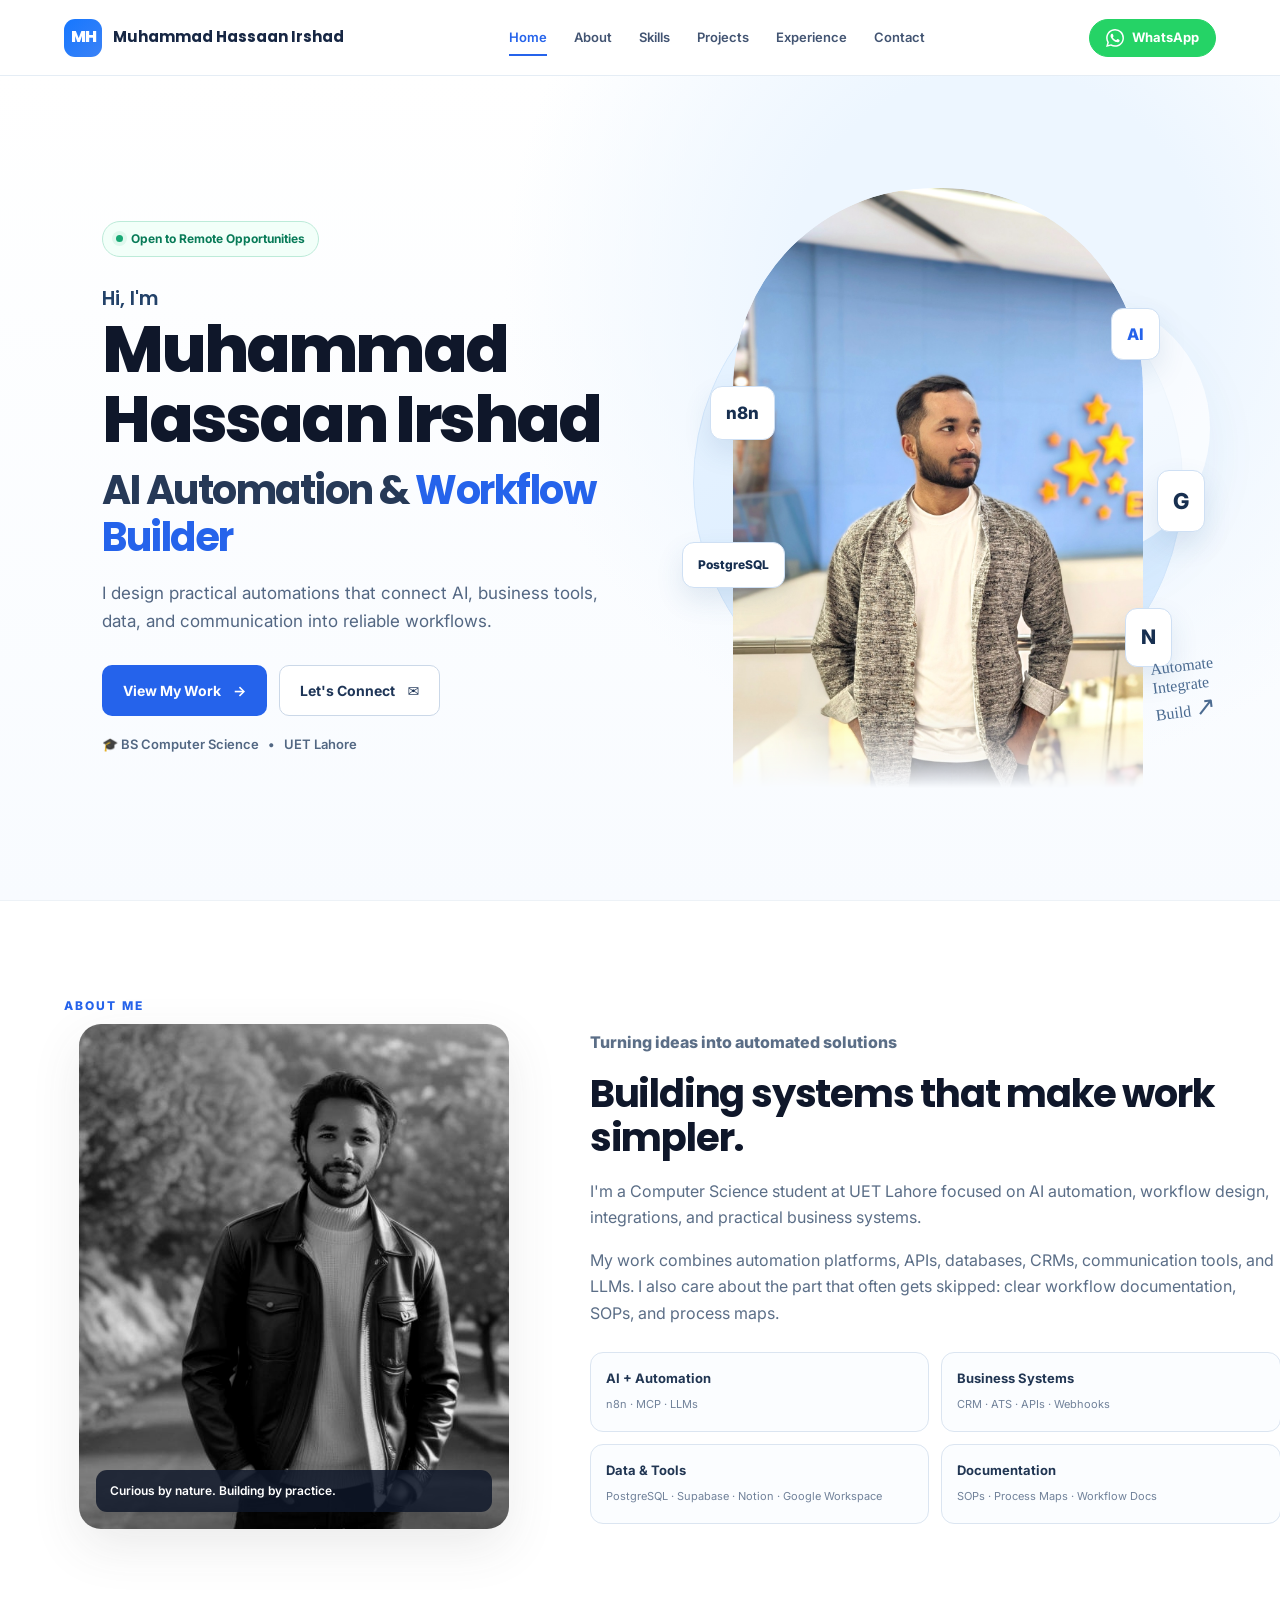
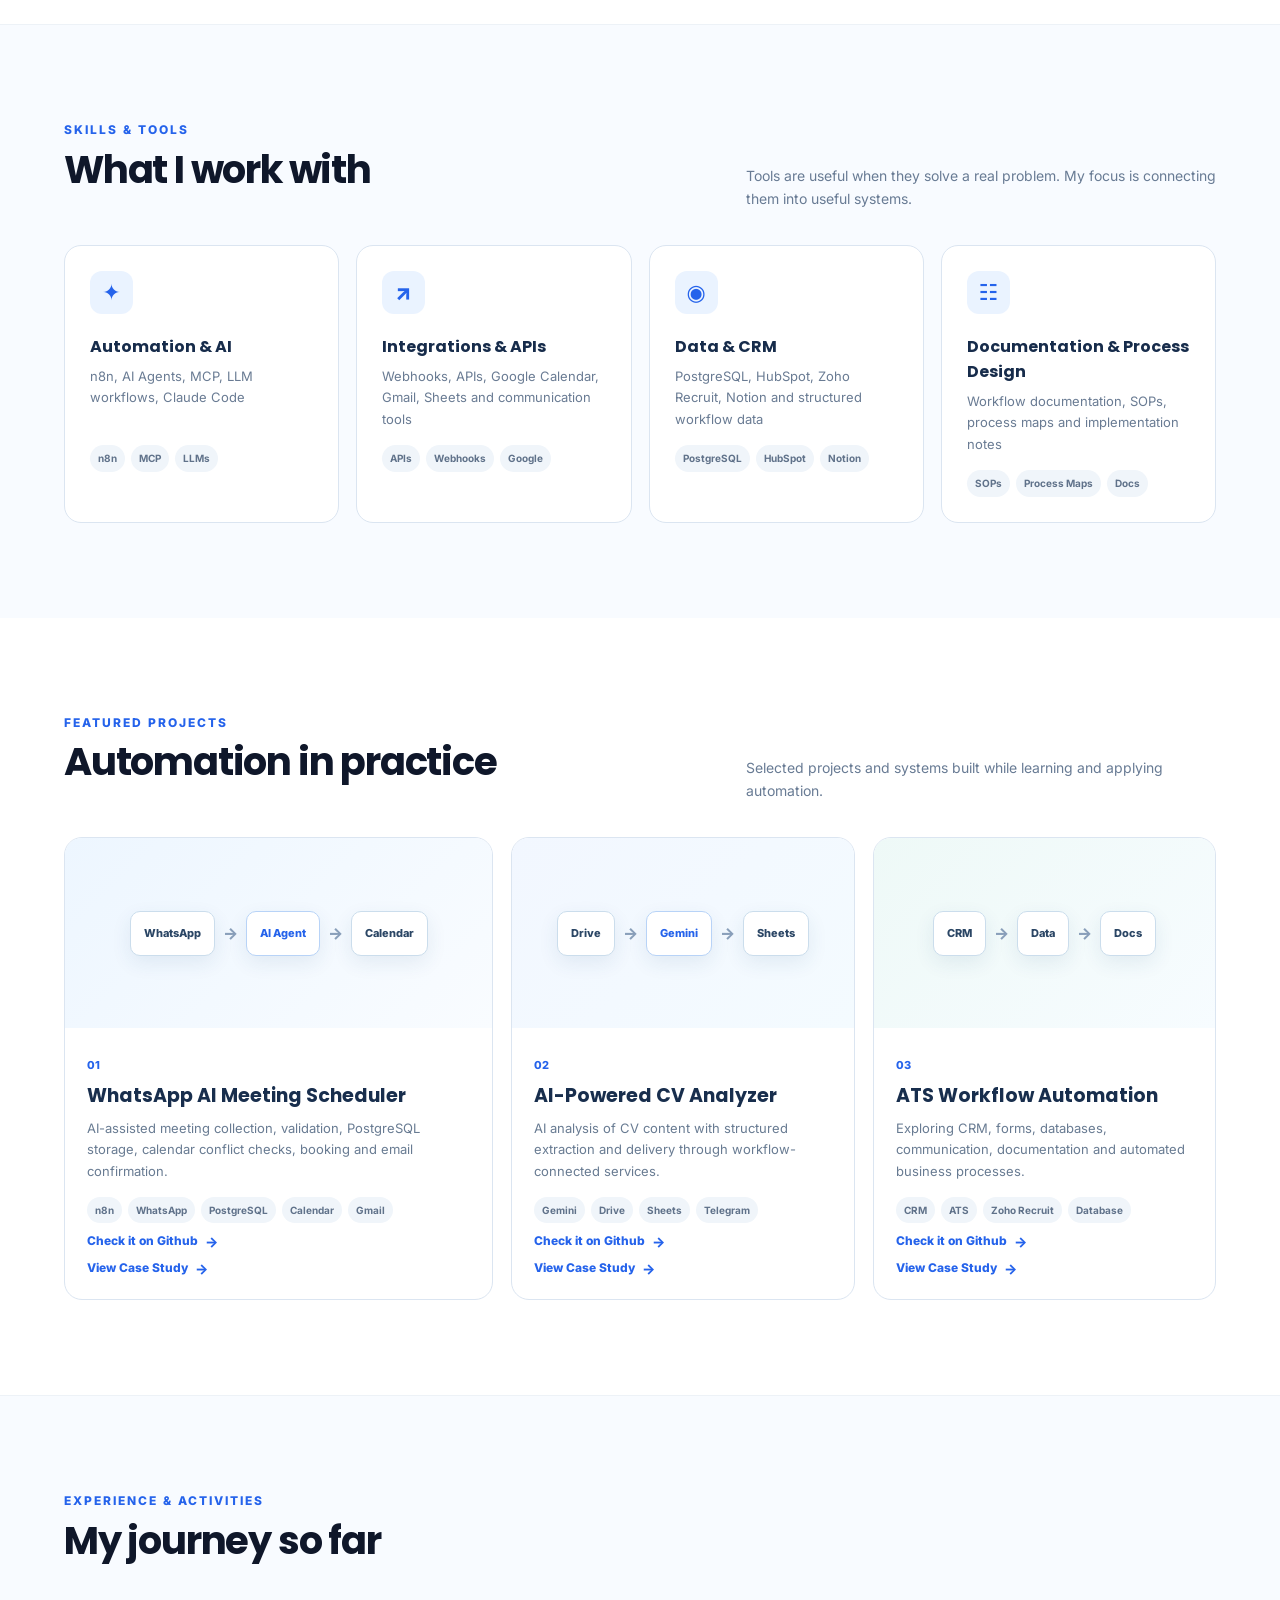
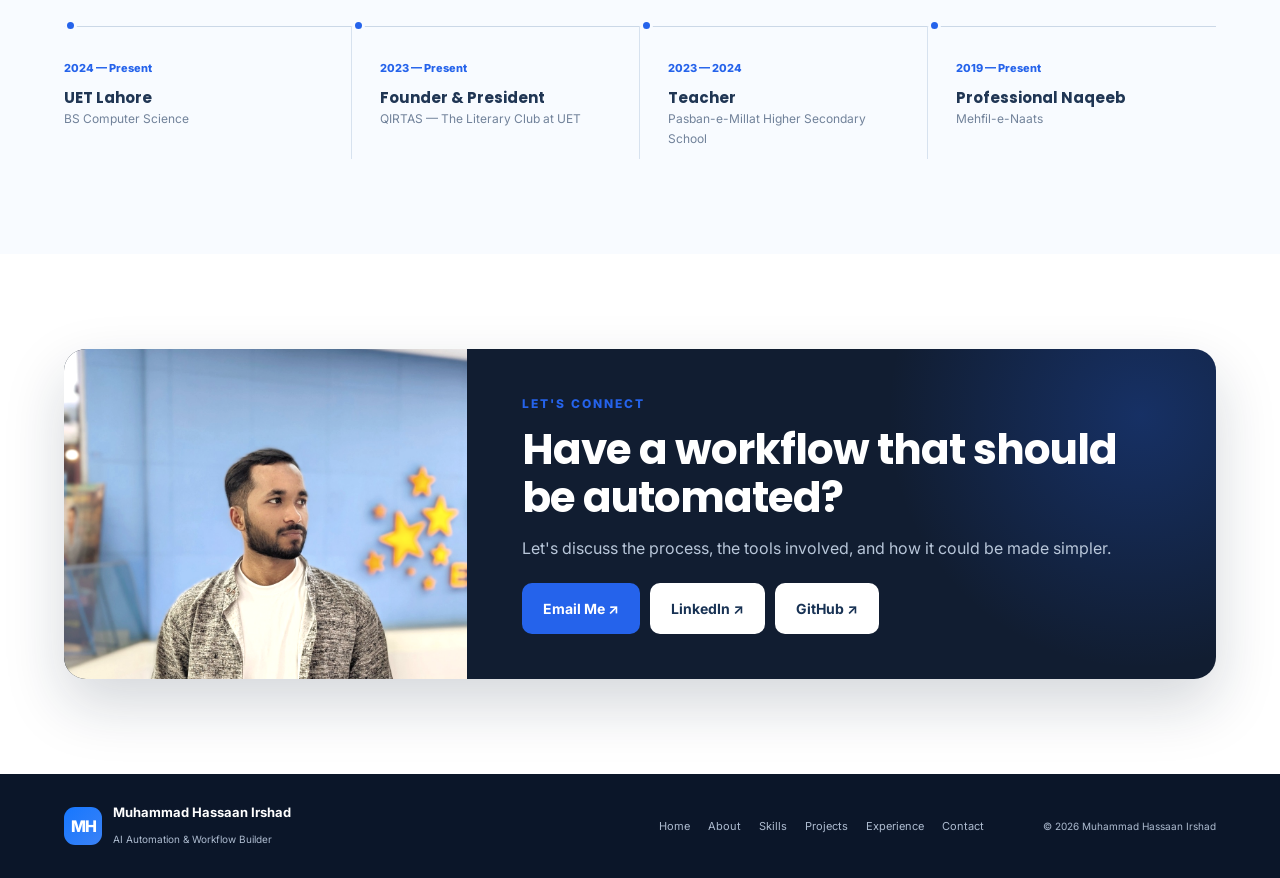
<file: index.html>
<!DOCTYPE html>
<html lang="en">
<head>
  <meta charset="UTF-8" />
  <meta name="viewport" content="width=device-width, initial-scale=1.0" />
  <meta name="description" content="Muhammad Hassaan Irshad — AI Automation & Workflow Builder portfolio." />
  <title>Muhammad Hassaan Irshad | AI Automation & Workflow Builder</title>
  <link rel="preconnect" href="https://fonts.googleapis.com">
  <link rel="preconnect" href="https://fonts.gstatic.com" crossorigin>
  <link href="https://fonts.googleapis.com/css2?family=Inter:wght@400;500;600;700&family=Poppins:wght@500;600;700;800&display=swap" rel="stylesheet">
  <link rel="stylesheet" href="style.css" />
</head>
<body>
  <div class="scroll-progress" id="scrollProgress"></div>

  <header class="navbar" id="navbar">
    <a class="brand" href="#home" aria-label="Muhammad Hassaan Irshad home">
      <span class="brand-mark">MH</span>
      <span class="brand-name">Muhammad Hassaan Irshad</span>
    </a>

    <button class="menu-toggle" id="menuToggle" aria-label="Open navigation" aria-expanded="false">
      <span></span><span></span><span></span>
    </button>

    <nav class="nav-links" id="navLinks">
      <a class="active" href="#home">Home</a>
      <a href="#about">About</a>
      <a href="#skills">Skills</a>
      <a href="#projects">Projects</a>
      <a href="#experience">Experience</a>
      <a href="#contact">Contact</a>
    </nav>

    <a
  class="nav-cta whatsapp-cta"
  href="https://wa.me/923437212969"
  target="_blank"
  rel="noopener"
  aria-label="Chat with me on WhatsApp"
>
  <svg class="whatsapp-icon" viewBox="0 0 24 24" aria-hidden="true">
    <path d="M20.52 3.48A11.86 11.86 0 0 0 12.06 0C5.5 0 .16 5.34.16 11.9c0 2.1.55 4.15 1.6 5.96L.05 24l6.28-1.65a11.9 11.9 0 0 0 5.73 1.46h.01c6.55 0 11.9-5.34 11.9-11.9 0-3.18-1.24-6.17-3.45-8.43ZM12.06 21.82h-.01a9.9 9.9 0 0 1-5.05-1.38l-.36-.21-3.73.98 1-3.64-.23-.37a9.86 9.86 0 0 1-1.51-5.3c0-5.47 4.45-9.92 9.93-9.92 2.65 0 5.14 1.03 7.01 2.91a9.85 9.85 0 0 1 2.9 7.02c0 5.47-4.45 9.91-9.92 9.91Zm5.44-7.43c-.3-.15-1.77-.87-2.04-.97-.27-.1-.47-.15-.67.15-.2.3-.77.97-.94 1.17-.17.2-.35.22-.65.07-.3-.15-1.25-.46-2.38-1.47-.88-.78-1.47-1.75-1.64-2.05-.17-.3-.02-.46.13-.61.13-.13.3-.35.45-.52.15-.17.2-.3.3-.5.1-.2.05-.37-.02-.52-.07-.15-.67-1.62-.92-2.22-.24-.58-.49-.5-.67-.51h-.57c-.2 0-.52.07-.8.37-.27.3-1.04 1.02-1.04 2.49s1.07 2.89 1.22 3.09c.15.2 2.1 3.2 5.08 4.49.71.31 1.26.5 1.69.64.71.23 1.36.2 1.87.12.57-.09 1.77-.72 2.02-1.42.25-.7.25-1.3.17-1.42-.07-.12-.27-.2-.57-.35Z"/>
  </svg>
  <span>WhatsApp</span>
</a>
  </header>

  <main>
    <section class="hero section" id="home">
      <div class="hero-copy">
        <div class="eyebrow"><span class="status-dot"></span> Open to Remote Opportunities</div>
        <p class="hello">Hi, I'm</p>
        <h1>Muhammad Hassaan <span>Irshad</span></h1>
        <h2>AI Automation &amp; <strong>Workflow Builder</strong></h2>
        <p class="hero-text">
          I design practical automations that connect AI, business tools, data,
          and communication into reliable workflows.
        </p>

        <div class="hero-actions">
          <a class="btn btn-primary" href="#projects">View My Work <span>→</span></a>
          <a class="btn btn-secondary" href="#contact">Let's Connect <span>✉</span></a>
        </div>

        <div class="hero-meta">
          <span>🎓 BS Computer Science</span>
          <span>•</span>
          <span>UET Lahore</span>
        </div>
      </div>

      <div class="hero-visual">
        <div class="orb orb-one"></div>
        <div class="orb orb-two"></div>
        <div class="tech tech-n8n">n8n</div>
        <div class="tech tech-ai">AI</div>
        <div class="tech tech-db">PostgreSQL</div>
        <div class="tech tech-google">G</div>
        <div class="tech tech-notion">N</div>
        <div class="portrait-frame">
          <img src="assets/portrait-main.jpg" alt="Muhammad Hassaan Irshad" />
        </div>
        <div class="hero-note">Automate<br>Integrate<br>Build <span>↗</span></div>
      </div>
    </section>

    <section class="about section" id="about">
      <div class="section-label">ABOUT ME</div>
      <div class="about-grid">
        <div class="about-photo">
          <img src="assets/portrait-secondary.jpg" alt="Muhammad Hassaan Irshad outdoors" />
          <div class="photo-caption">Curious by nature. Building by practice.</div>
        </div>
        <div class="about-copy">
          <p class="kicker">Turning ideas into automated solutions</p>
          <h2>Building systems that make work simpler.</h2>
          <p>
            I'm a Computer Science student at UET Lahore focused on AI automation,
            workflow design, integrations, and practical business systems.
          </p>
          <p>
            My work combines automation platforms, APIs, databases, CRMs,
            communication tools, and LLMs. I also care about the part that often
            gets skipped: clear workflow documentation, SOPs, and process maps.
          </p>

          <div class="about-facts">
            <div><strong>AI + Automation</strong><span>n8n · MCP · LLMs</span></div>
            <div><strong>Business Systems</strong><span>CRM · ATS · APIs · Webhooks</span></div>
            <div><strong>Data &amp; Tools</strong><span>PostgreSQL · Supabase · Notion · Google Workspace</span></div>
            <div><strong>Documentation</strong><span>SOPs · Process Maps · Workflow Docs</span></div>
          </div>
        </div>
      </div>
    </section>

    <section class="skills section" id="skills">
      <div class="section-heading">
        <div>
          <div class="section-label">SKILLS &amp; TOOLS</div>
          <h2>What I work with</h2>
        </div>
        <p>Tools are useful when they solve a real problem. My focus is connecting them into useful systems.</p>
      </div>

      <div class="skills-grid">
        <article class="skill-card">
          <div class="skill-icon">✦</div>
          <h3>Automation &amp; AI</h3>
          <p>n8n, AI Agents, MCP, LLM workflows, Claude Code</p>
          <div class="tags"><span>n8n</span><span>MCP</span><span>LLMs</span></div>
        </article>
        <article class="skill-card">
          <div class="skill-icon">↗</div>
          <h3>Integrations &amp; APIs</h3>
          <p>Webhooks, APIs, Google Calendar, Gmail, Sheets and communication tools</p>
          <div class="tags"><span>APIs</span><span>Webhooks</span><span>Google</span></div>
        </article>
        <article class="skill-card">
          <div class="skill-icon">◉</div>
          <h3>Data &amp; CRM</h3>
          <p>PostgreSQL, HubSpot, Zoho Recruit, Notion and structured workflow data</p>
          <div class="tags"><span>PostgreSQL</span><span>HubSpot</span><span>Notion</span></div>
        </article>
        <article class="skill-card">
          <div class="skill-icon">☷</div>
          <h3>Documentation &amp; Process Design</h3>
          <p>Workflow documentation, SOPs, process maps and implementation notes</p>
          <div class="tags"><span>SOPs</span><span>Process Maps</span><span>Docs</span></div>
        </article>
      </div>
    </section>

    <section class="projects section" id="projects">
      <div class="section-heading">
        <div>
          <div class="section-label">FEATURED PROJECTS</div>
          <h2>Automation in practice</h2>
        </div>
        <p>Selected projects and systems built while learning and applying automation.</p>
      </div>

      <div class="projects-grid">
        <article class="project-card featured">
          <div class="project-visual whatsapp">
            <div class="flow-node">WhatsApp</div><span>→</span><div class="flow-node ai-node">AI Agent</div>
            <span>→</span><div class="flow-node">Calendar</div>
          </div>
          <div class="project-body">
            <span class="project-number">01</span>
            <h3>WhatsApp AI Meeting Scheduler</h3>
            <p>AI-assisted meeting collection, validation, PostgreSQL storage, calendar conflict checks, booking and email confirmation.</p>
            <div class="tags"><span>n8n</span><span>WhatsApp</span><span>PostgreSQL</span><span>Calendar</span><span>Gmail</span></div>
            <a class="project-link" href="https://github.com/hassaan7212/Meeting-Scheduler-Whatsapp-Bot" target="_blank" rel="noopener">Check it on Github <span>→</span></a>
            <a class="project-link" href="projects/whatsapp-ai-meeting-scheduler.html" aria-label="View WhatsApp AI Meeting Scheduler case study">View Case Study <span>→</span></a>
          </div>
        </article>

        <article class="project-card">
          <div class="project-visual cv">
            <div class="flow-node">Drive</div><span>→</span><div class="flow-node ai-node">Gemini</div><span>→</span><div class="flow-node">Sheets</div>
          </div>
          <div class="project-body">
            <span class="project-number">02</span>
            <h3>AI-Powered CV Analyzer</h3>
            <p>AI analysis of CV content with structured extraction and delivery through workflow-connected services.</p>
            <div class="tags"><span>Gemini</span><span>Drive</span><span>Sheets</span><span>Telegram</span></div>
            <a class="project-link" href="https://github.com/hassaan7212/Resume_Scanning" target="_blank" rel="noopener">Check it on Github <span>→</span></a>
            <a class="project-link" href="projects/ai-resume-scanner.html" aria-label="View AI-Powered CV Analyzer case study">View Case Study <span>→</span></a>
          </div>
        </article>

        <article class="project-card">
          <div class="project-visual crm">
            <div class="flow-node">CRM</div><span>→</span><div class="flow-node">Data</div><span>→</span><div class="flow-node">Docs</div>
          </div>
          <div class="project-body">
            <span class="project-number">03</span>
            <h3>ATS Workflow Automation</h3>
            <p>Exploring CRM, forms, databases, communication, documentation and automated business processes.</p>
            <div class="tags"><span>CRM</span><span>ATS</span><span>Zoho Recruit</span><span>Database</span></div>
            <a class="project-link" href="https://github.com/hassaan7212/ATS-Recruitment-Work-Flow" target="_blank" rel="noopener">Check it on Github <span>→</span></a>
            <a class="project-link" href="projects/ats-recruitment-automation.html" aria-label="View ATS Recruitment Automation case study">View Case Study <span>→</span></a>
          </div>
        </article>
      </div>
    </section>

    <section class="experience section" id="experience">
      <div class="section-heading">
        <div>
          <div class="section-label">EXPERIENCE &amp; ACTIVITIES</div>
          <h2>My journey so far</h2>
        </div>
      </div>

      <div class="timeline">
        <div class="timeline-item">
          <span class="timeline-dot"></span>
          <span class="timeline-date">2024 — Present</span>
          <h3>UET Lahore</h3>
          <p>BS Computer Science</p>
        </div>
        <div class="timeline-item">
          <span class="timeline-dot"></span>
          <span class="timeline-date">2023 — Present</span>
          <h3>Founder &amp; President</h3>
          <p>QIRTAS — The Literary Club at UET</p>
        </div>
        <div class="timeline-item">
          <span class="timeline-dot"></span>
          <span class="timeline-date">2023 — 2024</span>
          <h3>Teacher</h3>
          <p>Pasban-e-Millat Higher Secondary School</p>
        </div>
        <div class="timeline-item">
          <span class="timeline-dot"></span>
          <span class="timeline-date">2019 — Present</span>
          <h3>Professional Naqeeb</h3>
          <p>Mehfil-e-Naats</p>
        </div>
      </div>
    </section>

    <section class="contact section" id="contact">
      <div class="contact-photo">
        <img src="assets/portrait-main.jpg" alt="Muhammad Hassaan Irshad" />
      </div>
      <div class="contact-content">
        <div class="section-label">LET'S CONNECT</div>
        <h2>Have a workflow that should be automated?</h2>
        <p>Let's discuss the process, the tools involved, and how it could be made simpler.</p>
        <div class="contact-actions">
          <!-- Replace these placeholder links with your real profiles/email. -->
          <a class="btn btn-primary" href="mailto:hassaanirshad7212@gmail.com">Email Me ↗</a>
          <a class="btn btn-light" href="https://www.linkedin.com/in/muhammad-hassaan-irshad-13701b327?utm_source=share_via&utm_content=profile&utm_medium=member_android" target="_blank" rel="noopener">LinkedIn ↗</a>
          <a class="btn btn-light" href="https://github.com/hassaan7212" target="_blank" rel="noopener">GitHub ↗</a>
        </div>
      </div>
    </section>
  </main>

  <footer class="footer">
    <div class="footer-brand">
      <span class="brand-mark">MH</span>
      <div><strong>Muhammad Hassaan Irshad</strong><small>AI Automation &amp; Workflow Builder</small></div>
    </div>
    <div class="footer-links">
      <a href="#home">Home</a><a href="#about">About</a><a href="#skills">Skills</a>
      <a href="#projects">Projects</a><a href="#experience">Experience</a><a href="#contact">Contact</a>
    </div>
    <p>© <span id="year"></span> Muhammad Hassaan Irshad</p>
  </footer>

  <script src="script.js"></script>
</body>
</html>
</file>
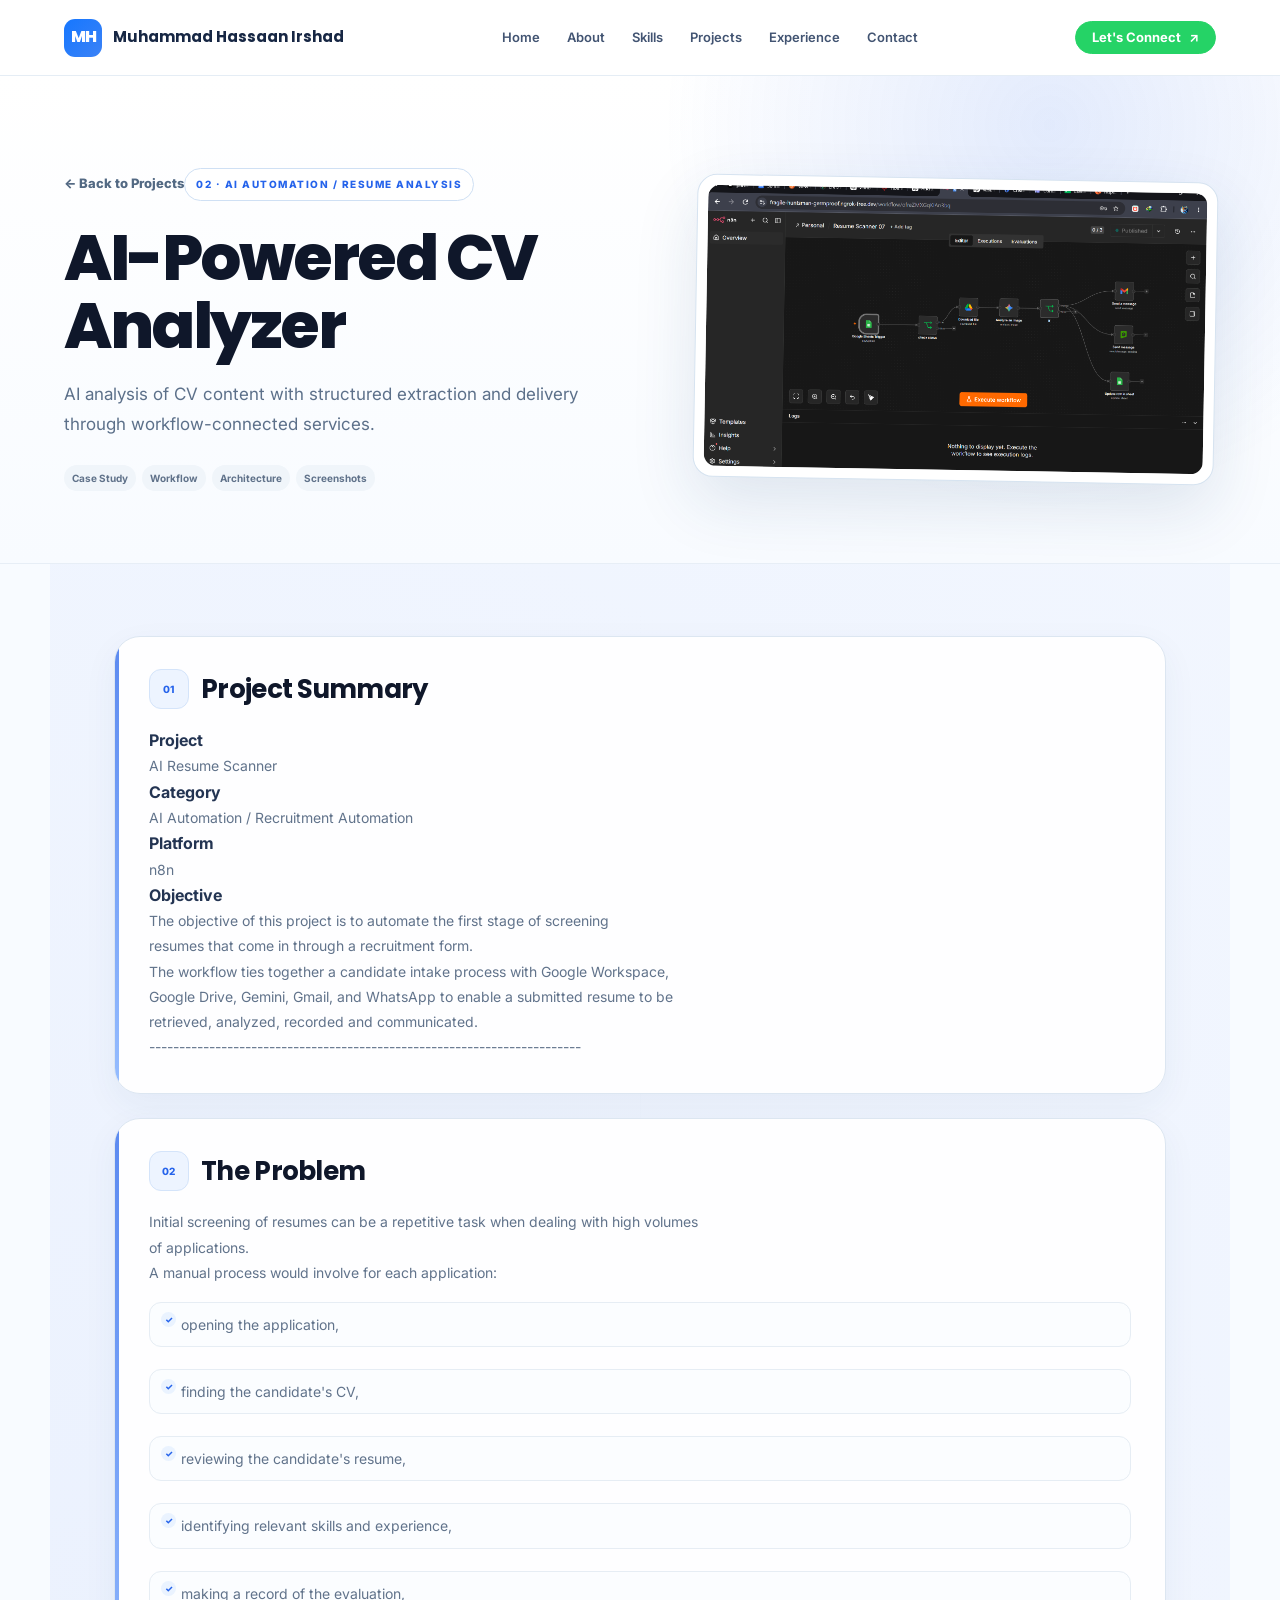
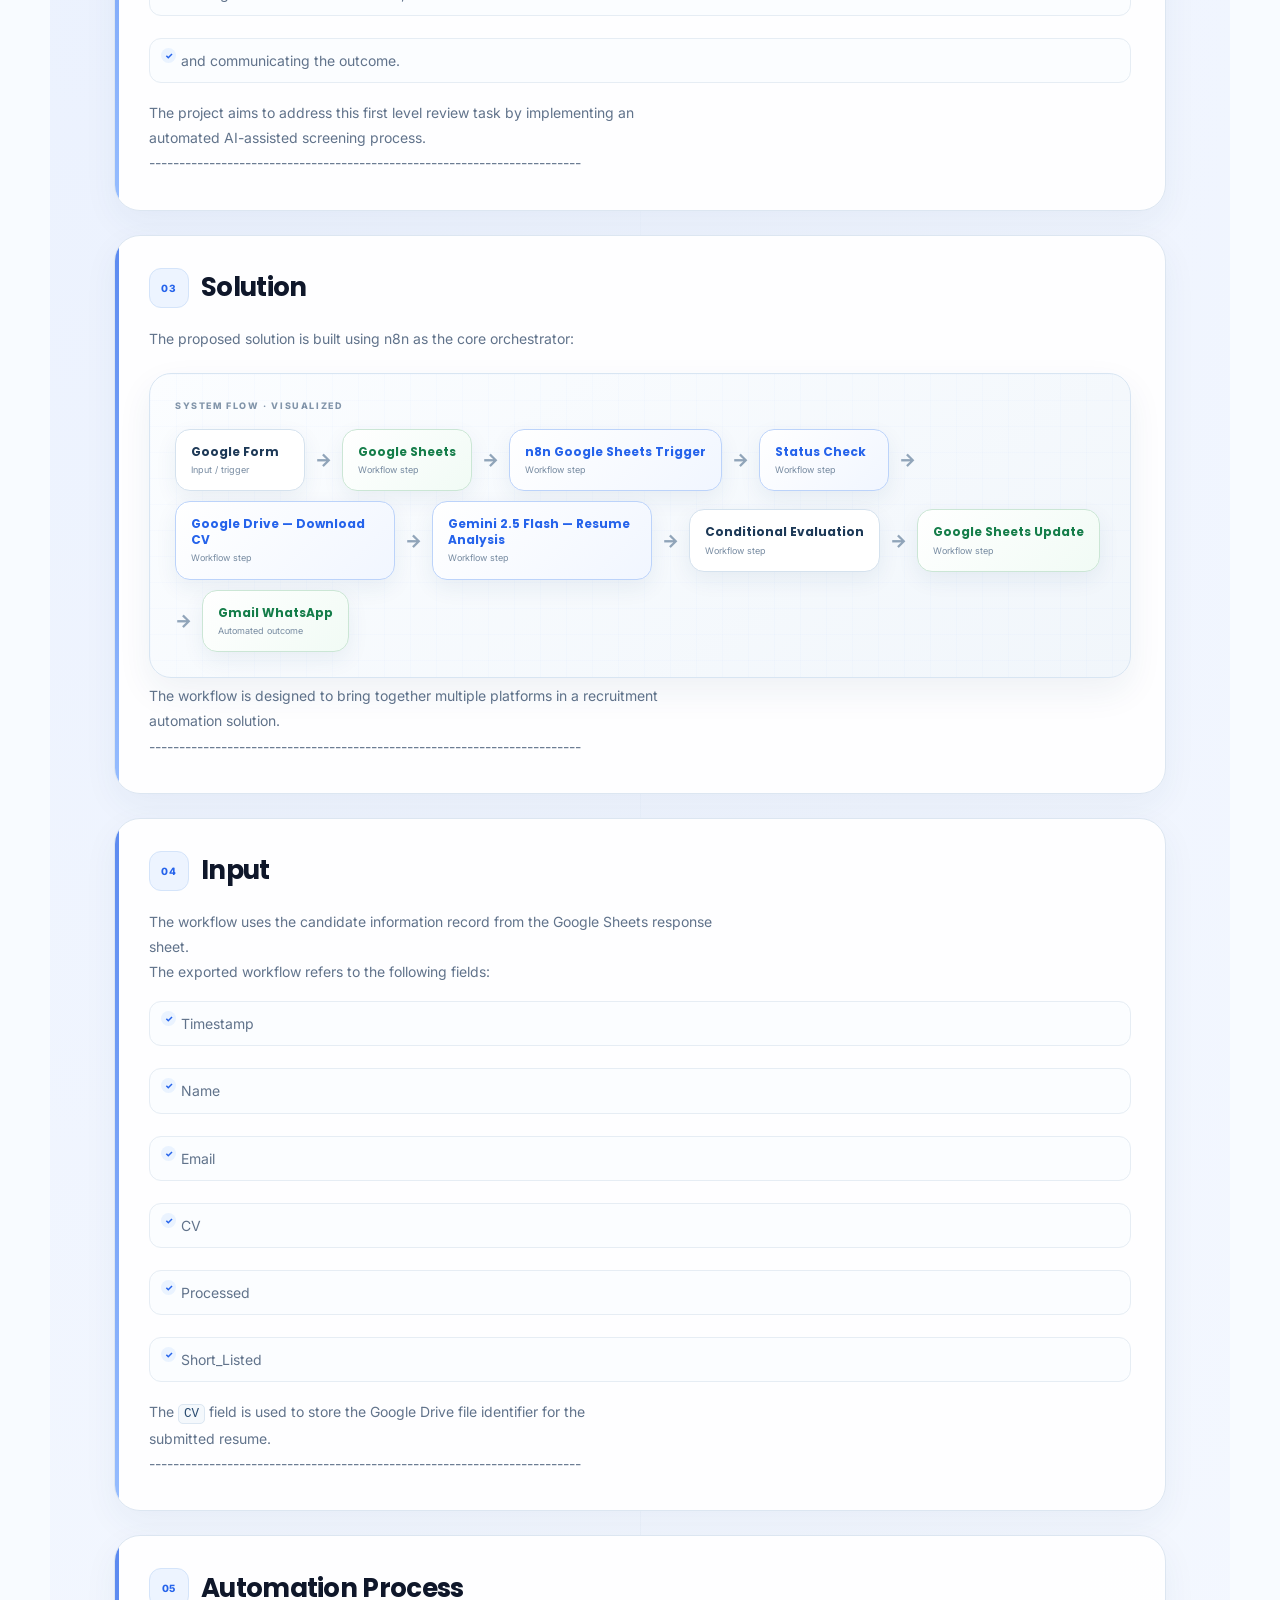
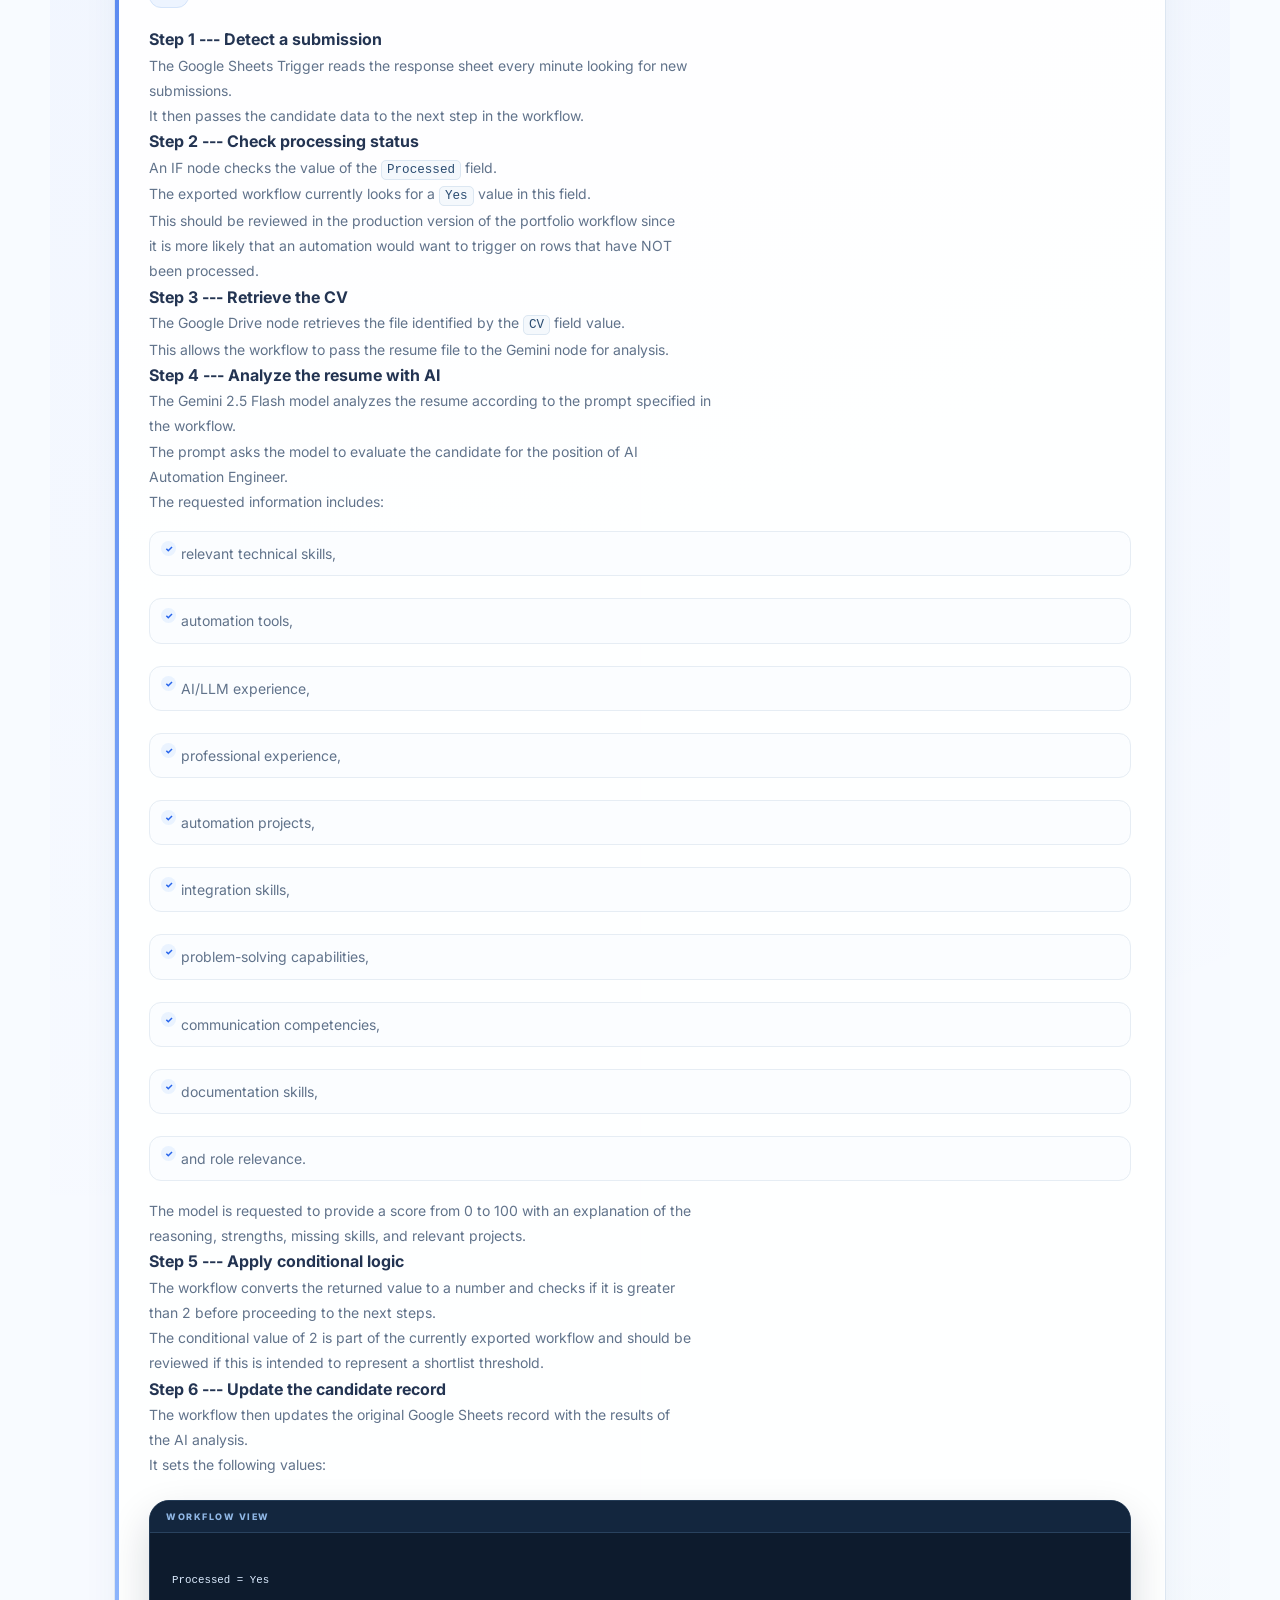
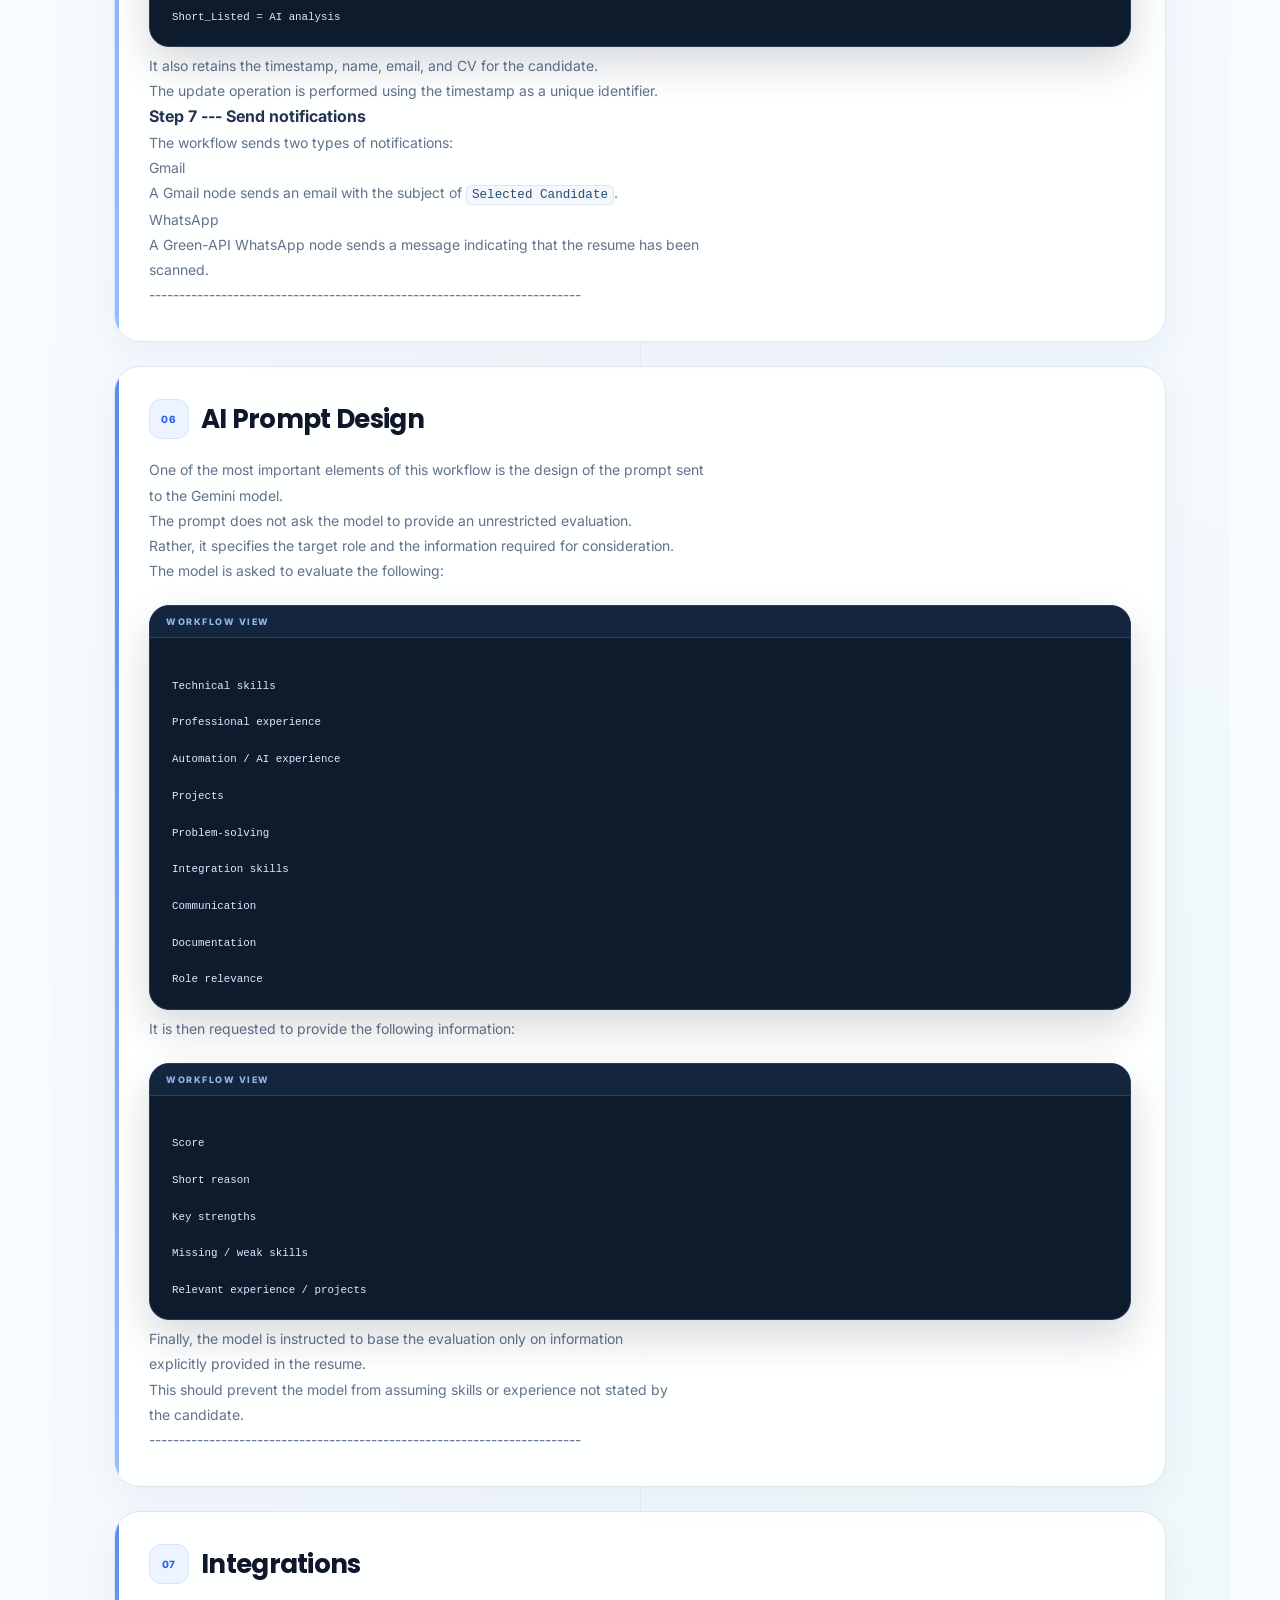
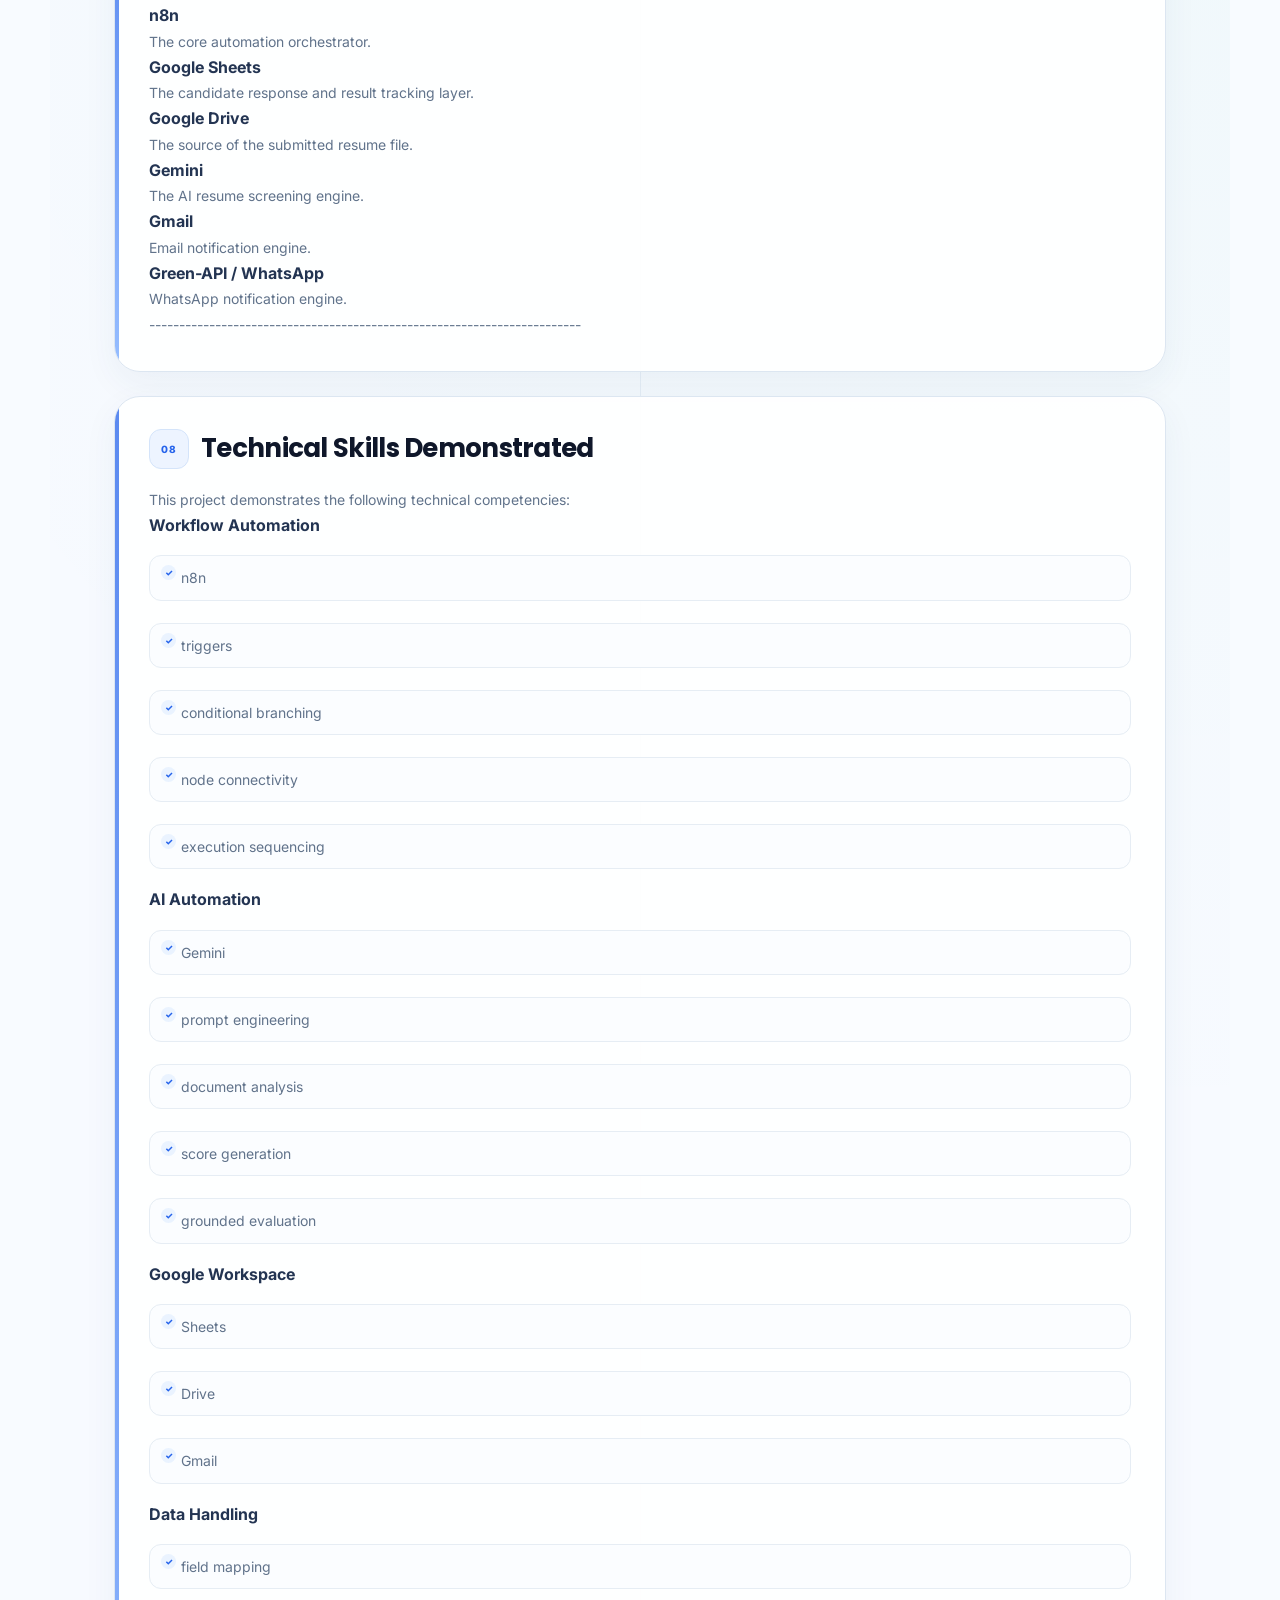
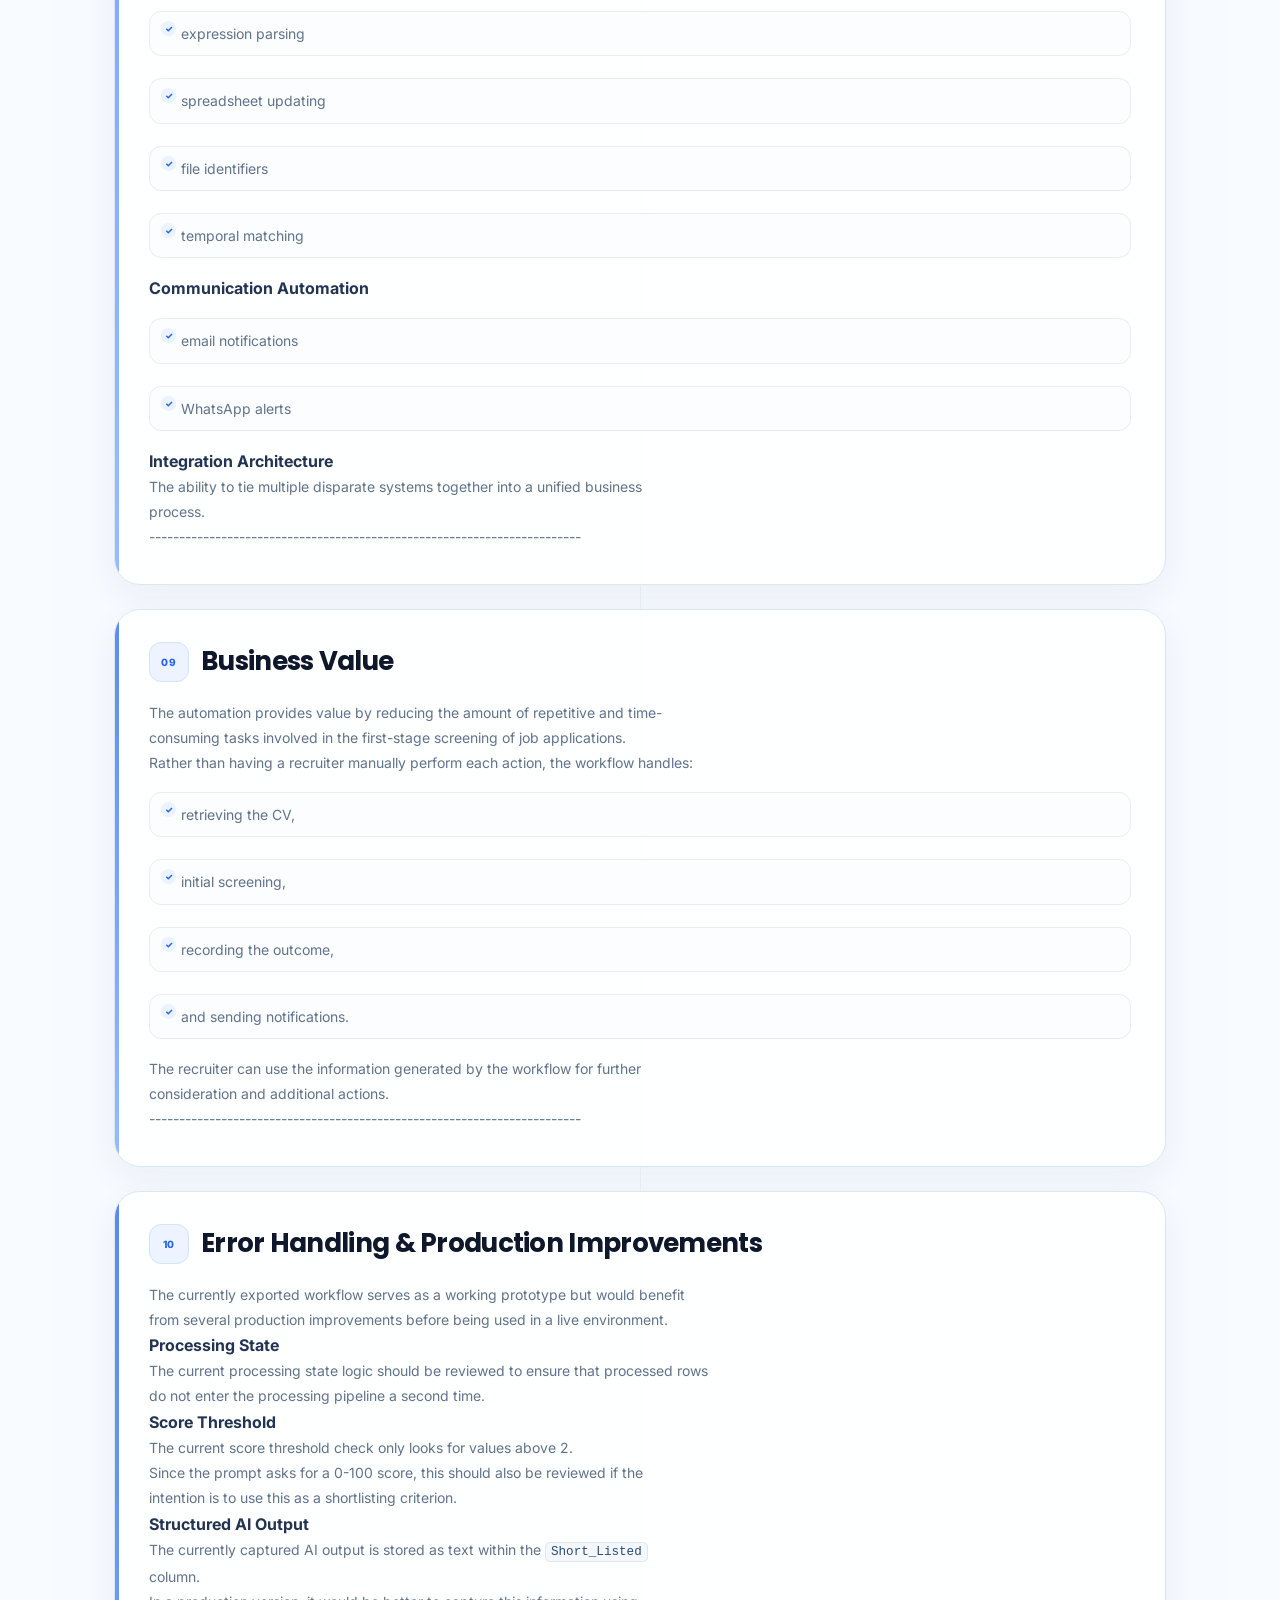
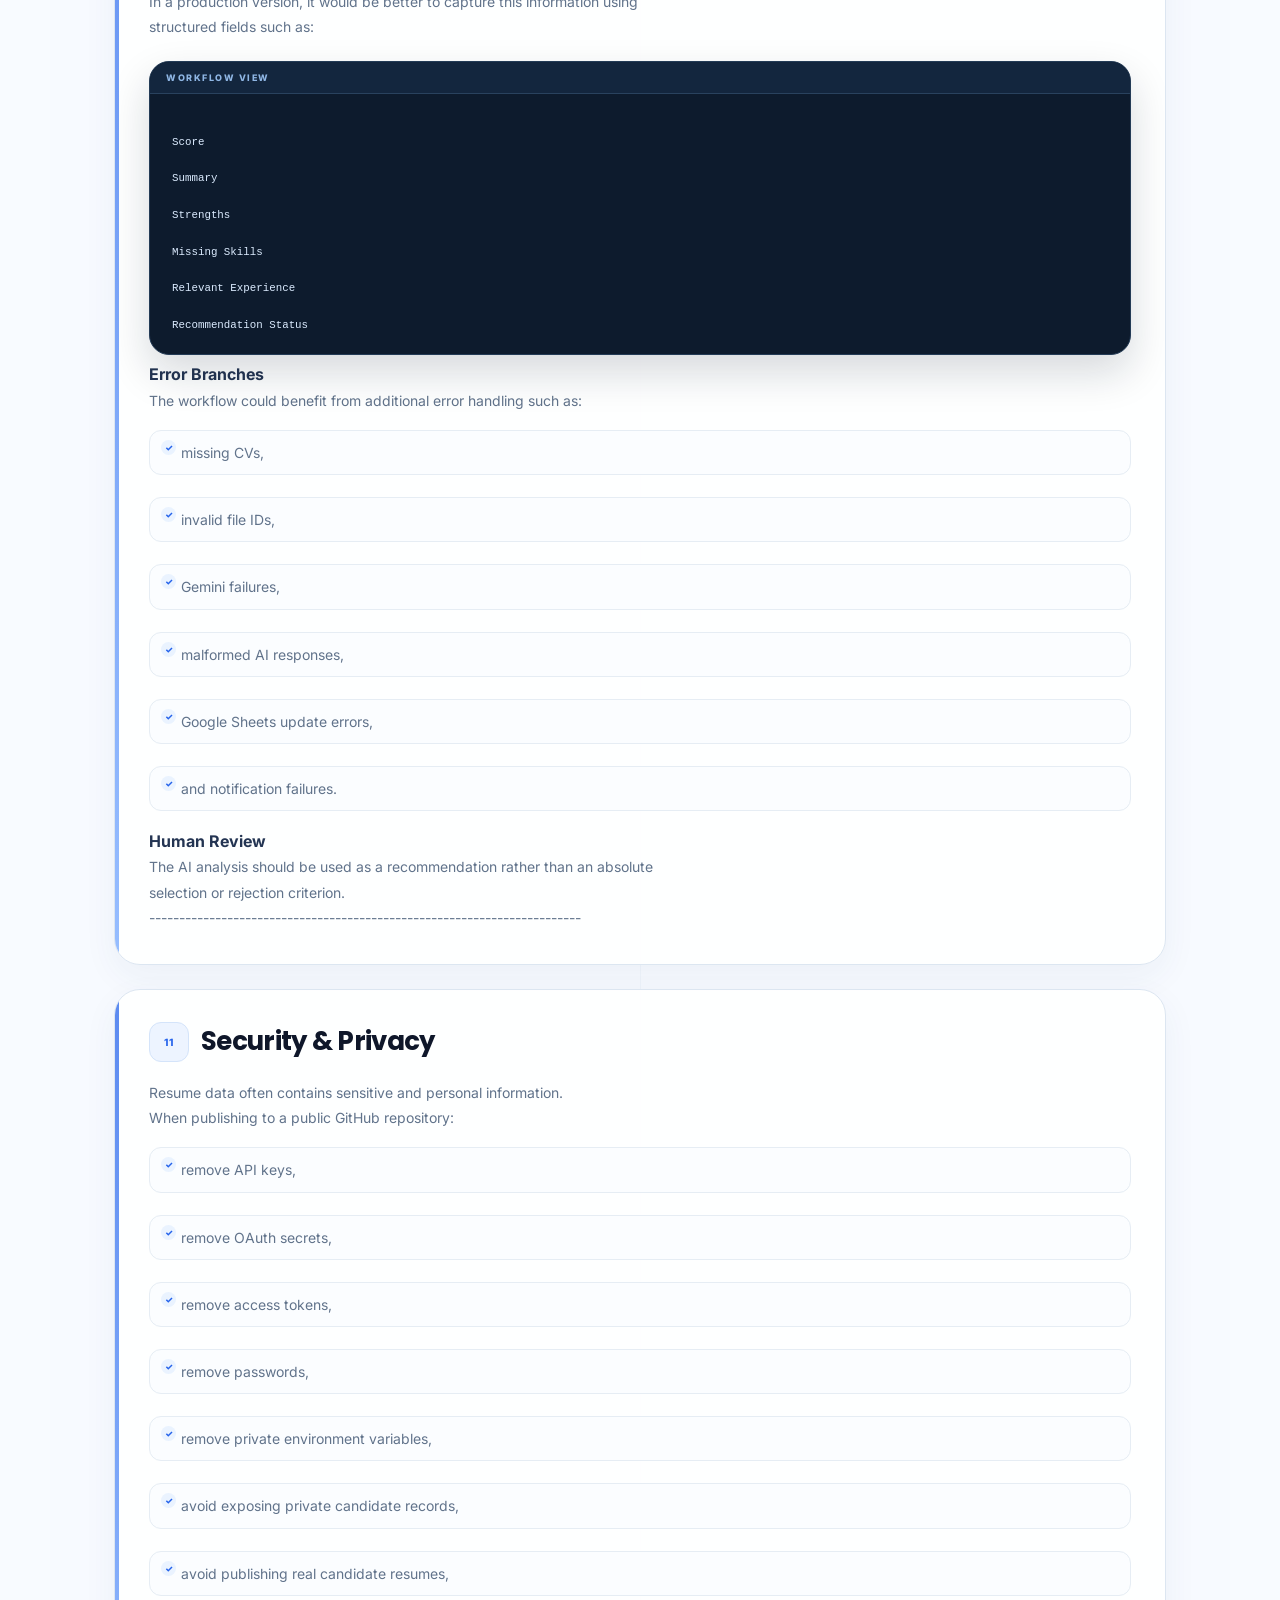
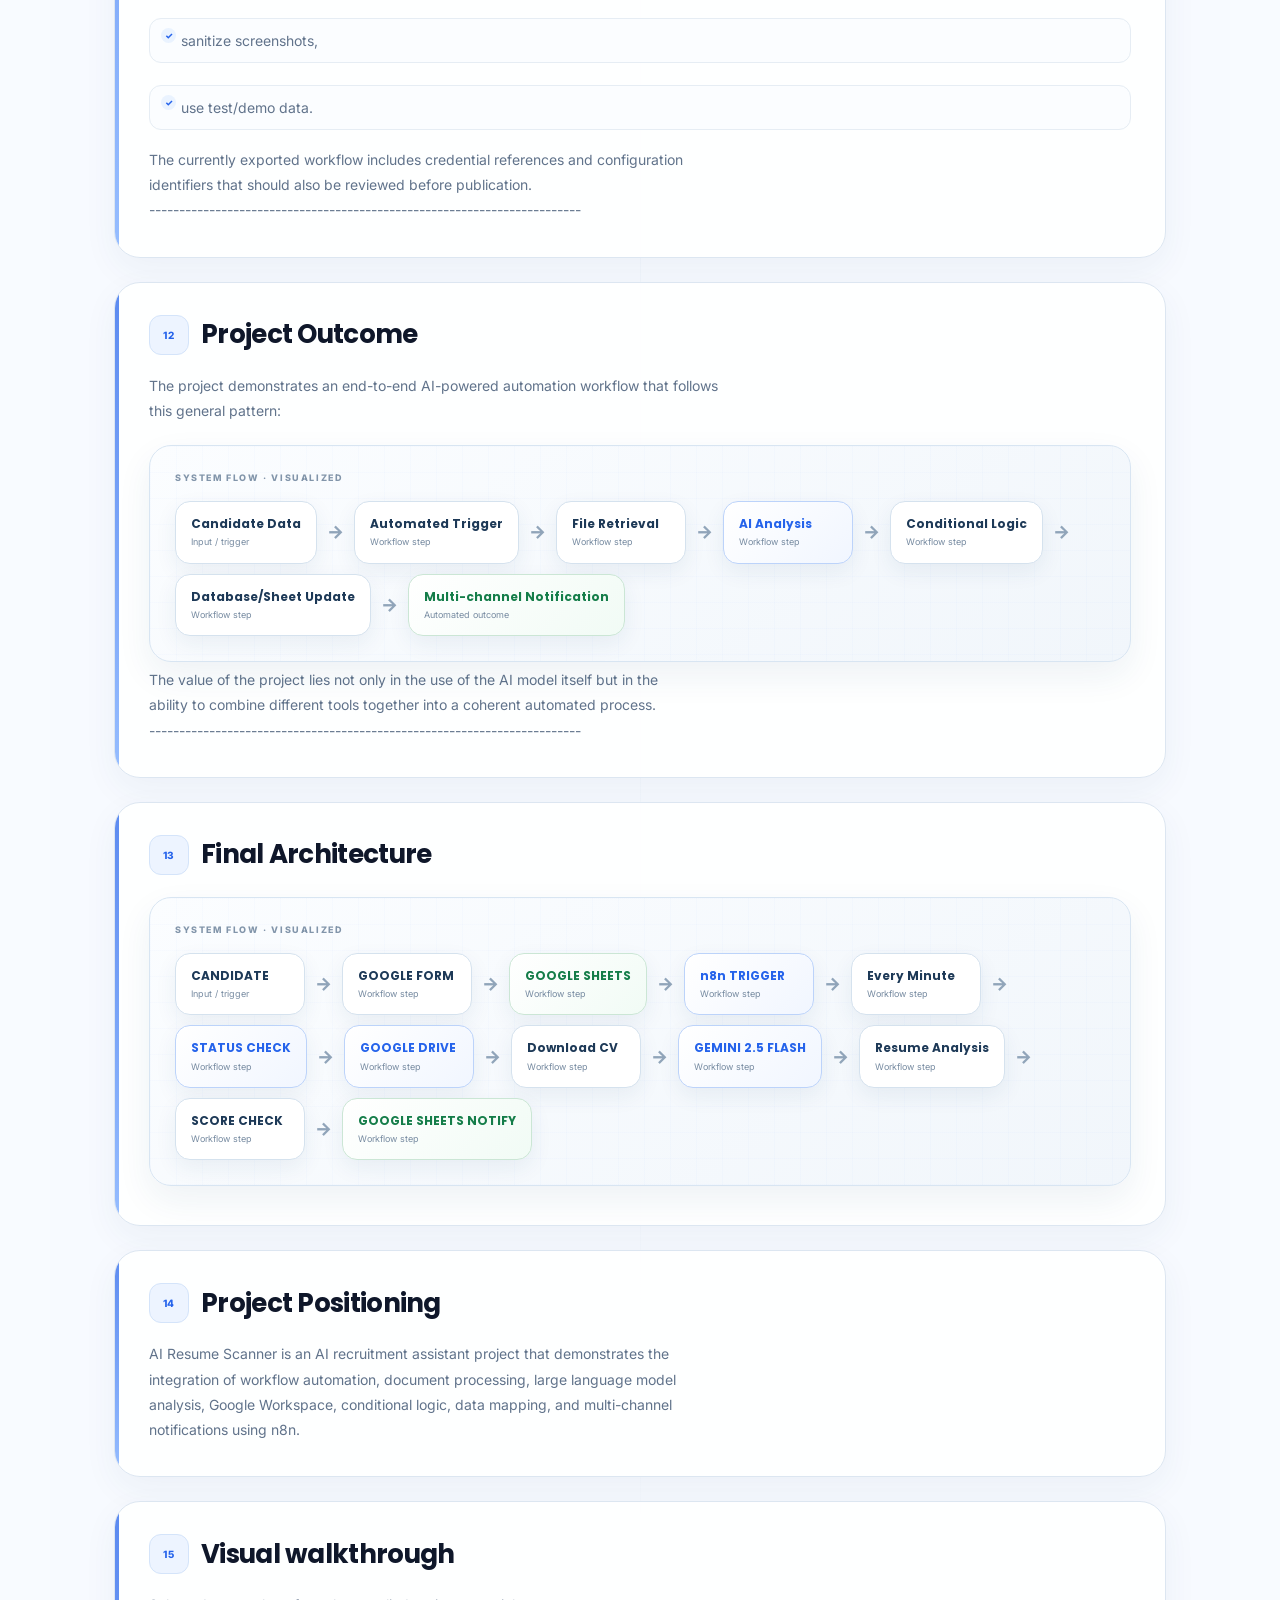
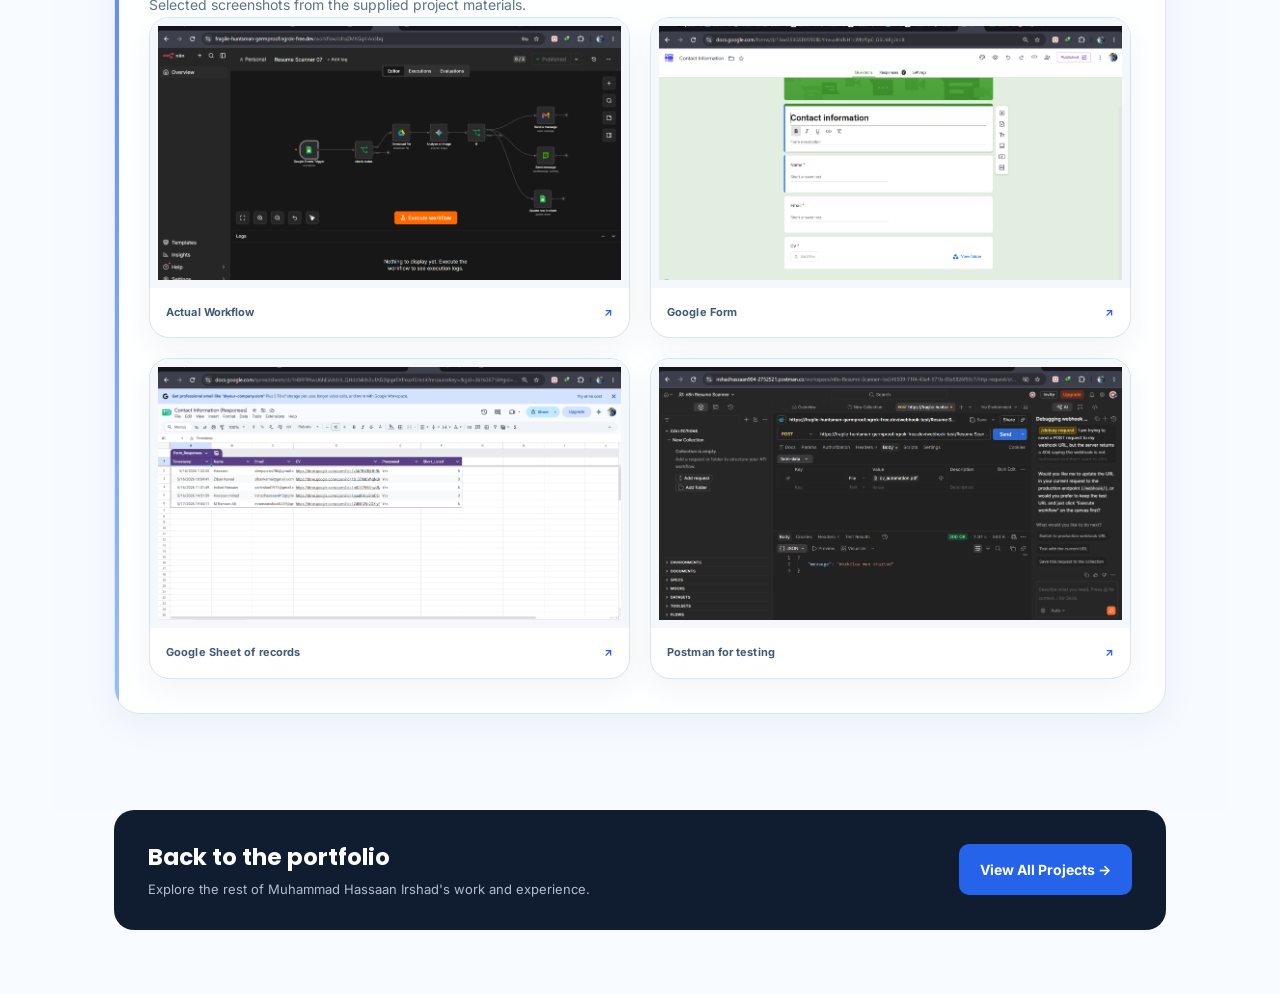
<file: projects/ai-resume-scanner.html>
<!DOCTYPE html><html lang="en"><head><meta charset="UTF-8"><meta name="viewport" content="width=device-width, initial-scale=1.0"><meta name="description" content="AI-Powered CV Analyzer — Muhammad Hassaan Irshad project case study."><title>AI-Powered CV Analyzer | Muhammad Hassaan Irshad</title><link rel="preconnect" href="https://fonts.googleapis.com"><link rel="preconnect" href="https://fonts.gstatic.com" crossorigin><link href="https://fonts.googleapis.com/css2?family=Inter:wght@400;500;600;700&family=Poppins:wght@500;600;700;800&display=swap" rel="stylesheet"><link rel="stylesheet" href="../style.css"></head><body class="project-page"><div class="scroll-progress" id="scrollProgress"></div><header class="navbar" id="navbar"><a class="brand" href="../index.html#home" aria-label="Muhammad Hassaan Irshad home"><span class="brand-mark">MH</span><span class="brand-name">Muhammad Hassaan Irshad</span></a><button class="menu-toggle" id="menuToggle" aria-label="Open navigation" aria-expanded="false"><span></span><span></span><span></span></button><nav class="nav-links" id="navLinks"><a href="../index.html#home">Home</a><a href="../index.html#about">About</a><a href="../index.html#skills">Skills</a><a class="active" href="../index.html#projects">Projects</a><a href="../index.html#experience">Experience</a><a href="../index.html#contact">Contact</a></nav><a class="nav-cta" href="../index.html#contact">Let's Connect <span>↗</span></a></header><main class="project-main"><section class="project-hero"><div class="project-hero-inner"><div><a class="project-back" href="../index.html#projects">← Back to Projects</a><div class="project-eyebrow">02 · AI AUTOMATION / RESUME ANALYSIS</div><h1>AI-Powered CV Analyzer</h1><p class="project-lead">AI analysis of CV content with structured extraction and delivery through workflow-connected services.</p><div class="tags"><span>Case Study</span><span>Workflow</span><span>Architecture</span><span>Screenshots</span></div></div><div class="project-hero-shot"><img src="../assets/projects/ai-resume-scanner/Actual Workflow.png" alt="AI-Powered CV Analyzer workflow screenshot"></div></div></section><div class="project-content"><section class="project-section"><h2>Project Summary</h2><h4>Project</h4>
<p>AI Resume Scanner</p>
<h4>Category</h4>
<p>AI Automation / Recruitment Automation</p>
<h4>Platform</h4>
<p>n8n</p>
<h4>Objective</h4>
<p>The objective of this project is to automate the first stage of screening</p>
<p>resumes that come in through a recruitment form.</p>
<p>The workflow ties together a candidate intake process with Google Workspace,</p>
<p>Google Drive, Gemini, Gmail, and WhatsApp to enable a submitted resume to be</p>
<p>retrieved, analyzed, recorded and communicated.</p>
<p>------------------------------------------------------------------------</p></section><section class="project-section"><h2>The Problem</h2><p>Initial screening of resumes can be a repetitive task when dealing with high volumes</p>
<p>of applications.</p>
<p>A manual process would involve for each application:</p>
<ol><li>opening the application,</li></ol>
<ol><li>finding the candidate&#x27;s CV,</li></ol>
<ol><li>reviewing the candidate&#x27;s resume,</li></ol>
<ol><li>identifying relevant skills and experience,</li></ol>
<ol><li>making a record of the evaluation,</li></ol>
<ol><li>and communicating the outcome.</li></ol>
<p>The project aims to address this first level review task by implementing an</p>
<p>automated AI-assisted screening process.</p>
<p>------------------------------------------------------------------------</p></section><section class="project-section"><h2>Solution</h2><p>The proposed solution is built using n8n as the core orchestrator:</p>
<pre><code>
Google Form

↓

Google Sheets

↓

n8n Google Sheets Trigger

↓

Status Check

↓

Google Drive — Download CV

↓

Gemini 2.5 Flash — Resume Analysis

↓

Conditional Evaluation

↓

Google Sheets Update

├───────────────┐

↓        ↓

Gmail     WhatsApp
</code></pre>
<p>The workflow is designed to bring together multiple platforms in a recruitment</p>
<p>automation solution.</p>
<p>------------------------------------------------------------------------</p></section><section class="project-section"><h2>Input</h2><p>The workflow uses the candidate information record from the Google Sheets response</p>
<p>sheet.</p>
<p>The exported workflow refers to the following fields:</p>
<ul><li>Timestamp</li></ul>
<ul><li>Name</li></ul>
<ul><li>Email</li></ul>
<ul><li>CV</li></ul>
<ul><li>Processed</li></ul>
<ul><li>Short_Listed</li></ul>
<p>The <code>CV</code> field is used to store the Google Drive file identifier for the</p>
<p>submitted resume.</p>
<p>------------------------------------------------------------------------</p></section><section class="project-section"><h2>Automation Process</h2><h4>Step 1 --- Detect a submission</h4>
<p>The Google Sheets Trigger reads the response sheet every minute looking for new</p>
<p>submissions.</p>
<p>It then passes the candidate data to the next step in the workflow.</p>
<h4>Step 2 --- Check processing status</h4>
<p>An IF node checks the value of the <code>Processed</code> field.</p>
<p>The exported workflow currently looks for a <code>Yes</code> value in this field.</p>
<p>This should be reviewed in the production version of the portfolio workflow since</p>
<p>it is more likely that an automation would want to trigger on rows that have NOT</p>
<p>been processed.</p>
<h4>Step 3 --- Retrieve the CV</h4>
<p>The Google Drive node retrieves the file identified by the <code>CV</code> field value.</p>
<p>This allows the workflow to pass the resume file to the Gemini node for analysis.</p>
<h4>Step 4 --- Analyze the resume with AI</h4>
<p>The Gemini 2.5 Flash model analyzes the resume according to the prompt specified in</p>
<p>the workflow.</p>
<p>The prompt asks the model to evaluate the candidate for the position of AI</p>
<p>Automation Engineer.</p>
<p>The requested information includes:</p>
<ul><li>relevant technical skills,</li></ul>
<ul><li>automation tools,</li></ul>
<ul><li>AI/LLM experience,</li></ul>
<ul><li>professional experience,</li></ul>
<ul><li>automation projects,</li></ul>
<ul><li>integration skills,</li></ul>
<ul><li>problem-solving capabilities,</li></ul>
<ul><li>communication competencies,</li></ul>
<ul><li>documentation skills,</li></ul>
<ul><li>and role relevance.</li></ul>
<p>The model is requested to provide a score from 0 to 100 with an explanation of the</p>
<p>reasoning, strengths, missing skills, and relevant projects.</p>
<h4>Step 5 --- Apply conditional logic</h4>
<p>The workflow converts the returned value to a number and checks if it is greater</p>
<p>than 2 before proceeding to the next steps.</p>
<p>The conditional value of 2 is part of the currently exported workflow and should be</p>
<p>reviewed if this is intended to represent a shortlist threshold.</p>
<h4>Step 6 --- Update the candidate record</h4>
<p>The workflow then updates the original Google Sheets record with the results of</p>
<p>the AI analysis.</p>
<p>It sets the following values:</p>
<pre><code>
Processed = Yes

Short_Listed = AI analysis
</code></pre>
<p>It also retains the timestamp, name, email, and CV for the candidate.</p>
<p>The update operation is performed using the timestamp as a unique identifier.</p>
<h4>Step 7 --- Send notifications</h4>
<p>The workflow sends two types of notifications:</p>
<p>Gmail</p>
<p>A Gmail node sends an email with the subject of <code>Selected Candidate</code>.</p>
<p>WhatsApp</p>
<p>A Green-API WhatsApp node sends a message indicating that the resume has been</p>
<p>scanned.</p>
<p>------------------------------------------------------------------------</p></section><section class="project-section"><h2>AI Prompt Design</h2><p>One of the most important elements of this workflow is the design of the prompt sent</p>
<p>to the Gemini model.</p>
<p>The prompt does not ask the model to provide an unrestricted evaluation.</p>
<p>Rather, it specifies the target role and the information required for consideration.</p>
<p>The model is asked to evaluate the following:</p>
<pre><code>
Technical skills

Professional experience

Automation / AI experience

Projects

Problem-solving

Integration skills

Communication

Documentation

Role relevance
</code></pre>
<p>It is then requested to provide the following information:</p>
<pre><code>
Score

Short reason

Key strengths

Missing / weak skills

Relevant experience / projects
</code></pre>
<p>Finally, the model is instructed to base the evaluation only on information</p>
<p>explicitly provided in the resume.</p>
<p>This should prevent the model from assuming skills or experience not stated by</p>
<p>the candidate.</p>
<p>------------------------------------------------------------------------</p></section><section class="project-section"><h2>Integrations</h2><h4>n8n</h4>
<p>The core automation orchestrator.</p>
<h4>Google Sheets</h4>
<p>The candidate response and result tracking layer.</p>
<h4>Google Drive</h4>
<p>The source of the submitted resume file.</p>
<h4>Gemini</h4>
<p>The AI resume screening engine.</p>
<h4>Gmail</h4>
<p>Email notification engine.</p>
<h4>Green-API / WhatsApp</h4>
<p>WhatsApp notification engine.</p>
<p>------------------------------------------------------------------------</p></section><section class="project-section"><h2>Technical Skills Demonstrated</h2><p>This project demonstrates the following technical competencies:</p>
<h4>Workflow Automation</h4>
<ul><li>n8n</li></ul>
<ul><li>triggers</li></ul>
<ul><li>conditional branching</li></ul>
<ul><li>node connectivity</li></ul>
<ul><li>execution sequencing</li></ul>
<h4>AI Automation</h4>
<ul><li>Gemini</li></ul>
<ul><li>prompt engineering</li></ul>
<ul><li>document analysis</li></ul>
<ul><li>score generation</li></ul>
<ul><li>grounded evaluation</li></ul>
<h4>Google Workspace</h4>
<ul><li>Sheets</li></ul>
<ul><li>Drive</li></ul>
<ul><li>Gmail</li></ul>
<h4>Data Handling</h4>
<ul><li>field mapping</li></ul>
<ul><li>expression parsing</li></ul>
<ul><li>spreadsheet updating</li></ul>
<ul><li>file identifiers</li></ul>
<ul><li>temporal matching</li></ul>
<h4>Communication Automation</h4>
<ul><li>email notifications</li></ul>
<ul><li>WhatsApp alerts</li></ul>
<h4>Integration Architecture</h4>
<p>The ability to tie multiple disparate systems together into a unified business</p>
<p>process.</p>
<p>------------------------------------------------------------------------</p></section><section class="project-section"><h2>Business Value</h2><p>The automation provides value by reducing the amount of repetitive and time-</p>
<p>consuming tasks involved in the first-stage screening of job applications.</p>
<p>Rather than having a recruiter manually perform each action, the workflow handles:</p>
<ul><li>retrieving the CV,</li></ul>
<ul><li>initial screening,</li></ul>
<ul><li>recording the outcome,</li></ul>
<ul><li>and sending notifications.</li></ul>
<p>The recruiter can use the information generated by the workflow for further</p>
<p>consideration and additional actions.</p>
<p>------------------------------------------------------------------------</p></section><section class="project-section"><h2>Error Handling &amp; Production Improvements</h2><p>The currently exported workflow serves as a working prototype but would benefit</p>
<p>from several production improvements before being used in a live environment.</p>
<h4>Processing State</h4>
<p>The current processing state logic should be reviewed to ensure that processed rows</p>
<p>do not enter the processing pipeline a second time.</p>
<h4>Score Threshold</h4>
<p>The current score threshold check only looks for values above 2.</p>
<p>Since the prompt asks for a 0-100 score, this should also be reviewed if the</p>
<p>intention is to use this as a shortlisting criterion.</p>
<h4>Structured AI Output</h4>
<p>The currently captured AI output is stored as text within the <code>Short_Listed</code></p>
<p>column.</p>
<p>In a production version, it would be better to capture this information using</p>
<p>structured fields such as:</p>
<pre><code>
Score

Summary

Strengths

Missing Skills

Relevant Experience

Recommendation Status
</code></pre>
<h4>Error Branches</h4>
<p>The workflow could benefit from additional error handling such as:</p>
<ul><li>missing CVs,</li></ul>
<ul><li>invalid file IDs,</li></ul>
<ul><li>Gemini failures,</li></ul>
<ul><li>malformed AI responses,</li></ul>
<ul><li>Google Sheets update errors,</li></ul>
<ul><li>and notification failures.</li></ul>
<h4>Human Review</h4>
<p>The AI analysis should be used as a recommendation rather than an absolute</p>
<p>selection or rejection criterion.</p>
<p>------------------------------------------------------------------------</p></section><section class="project-section"><h2>Security &amp; Privacy</h2><p>Resume data often contains sensitive and personal information.</p>
<p>When publishing to a public GitHub repository:</p>
<ul><li>remove API keys,</li></ul>
<ul><li>remove OAuth secrets,</li></ul>
<ul><li>remove access tokens,</li></ul>
<ul><li>remove passwords,</li></ul>
<ul><li>remove private environment variables,</li></ul>
<ul><li>avoid exposing private candidate records,</li></ul>
<ul><li>avoid publishing real candidate resumes,</li></ul>
<ul><li>sanitize screenshots,</li></ul>
<ul><li>use test/demo data.</li></ul>
<p>The currently exported workflow includes credential references and configuration</p>
<p>identifiers that should also be reviewed before publication.</p>
<p>------------------------------------------------------------------------</p></section><section class="project-section"><h2>Project Outcome</h2><p>The project demonstrates an end-to-end AI-powered automation workflow that follows</p>
<p>this general pattern:</p>
<pre><code>
Candidate Data

↓

Automated Trigger

↓

File Retrieval

↓

AI Analysis

↓

Conditional Logic

↓

Database/Sheet Update

↓

Multi-channel Notification
</code></pre>
<p>The value of the project lies not only in the use of the AI model itself but in the</p>
<p>ability to combine different tools together into a coherent automated process.</p>
<p>------------------------------------------------------------------------</p></section><section class="project-section"><h2>Final Architecture</h2><pre><code>
CANDIDATE

│

▼

GOOGLE FORM

│

▼

GOOGLE SHEETS

│

▼

┌──────────────────┐

│ n8n TRIGGER   │

│ Every Minute  │

└────────┬─────────┘

│

▼

STATUS CHECK

│

▼

┌──────────────────┐

│  GOOGLE DRIVE  │

│  Download CV  │

└────────┬─────────┘

│

▼

┌──────────────────┐

│ GEMINI 2.5 FLASH │

│ Resume Analysis  │

└────────┬─────────┘

│

▼

SCORE CHECK

│

┌────────┴─────────┐

▼         ▼

GOOGLE SHEETS     NOTIFY

UPDATE     ┌──────┴──────┐

▼       ▼

GMAIL    WHATSAPP
</code></pre></section><section class="project-section"><h2>Project Positioning</h2><p>AI Resume Scanner is an AI recruitment assistant project that demonstrates the</p>
<p>integration of workflow automation, document processing, large language model</p>
<p>analysis, Google Workspace, conditional logic, data mapping, and multi-channel</p>
<p>notifications using n8n.</p></section><section class="project-section"><h2>Visual walkthrough</h2><p>Selected screenshots from the supplied project materials.</p><div class="project-grid"><a class="project-card-link" href="../assets/projects/ai-resume-scanner/Actual Workflow.png" target="_blank" rel="noopener"><img src="../assets/projects/ai-resume-scanner/Actual Workflow.png" alt="Actual Workflow screenshot" loading="lazy"><div class="caption">Actual Workflow<span>↗</span></div></a><a class="project-card-link" href="../assets/projects/ai-resume-scanner/Google Form.png" target="_blank" rel="noopener"><img src="../assets/projects/ai-resume-scanner/Google Form.png" alt="Google Form screenshot" loading="lazy"><div class="caption">Google Form<span>↗</span></div></a><a class="project-card-link" href="../assets/projects/ai-resume-scanner/Google Sheet of records.png" target="_blank" rel="noopener"><img src="../assets/projects/ai-resume-scanner/Google Sheet of records.png" alt="Google Sheet of records screenshot" loading="lazy"><div class="caption">Google Sheet of records<span>↗</span></div></a><a class="project-card-link" href="../assets/projects/ai-resume-scanner/Postman for testing.png" target="_blank" rel="noopener"><img src="../assets/projects/ai-resume-scanner/Postman for testing.png" alt="Postman for testing screenshot" loading="lazy"><div class="caption">Postman for testing<span>↗</span></div></a></div></section></div></main><footer class="project-footer"><div class="project-footer-box"><div><h2>Back to the portfolio</h2><p>Explore the rest of Muhammad Hassaan Irshad's work and experience.</p></div><a class="btn btn-primary" href="../index.html#projects">View All Projects →</a></div></footer><script src="../script.js"></script></body></html>
</file>
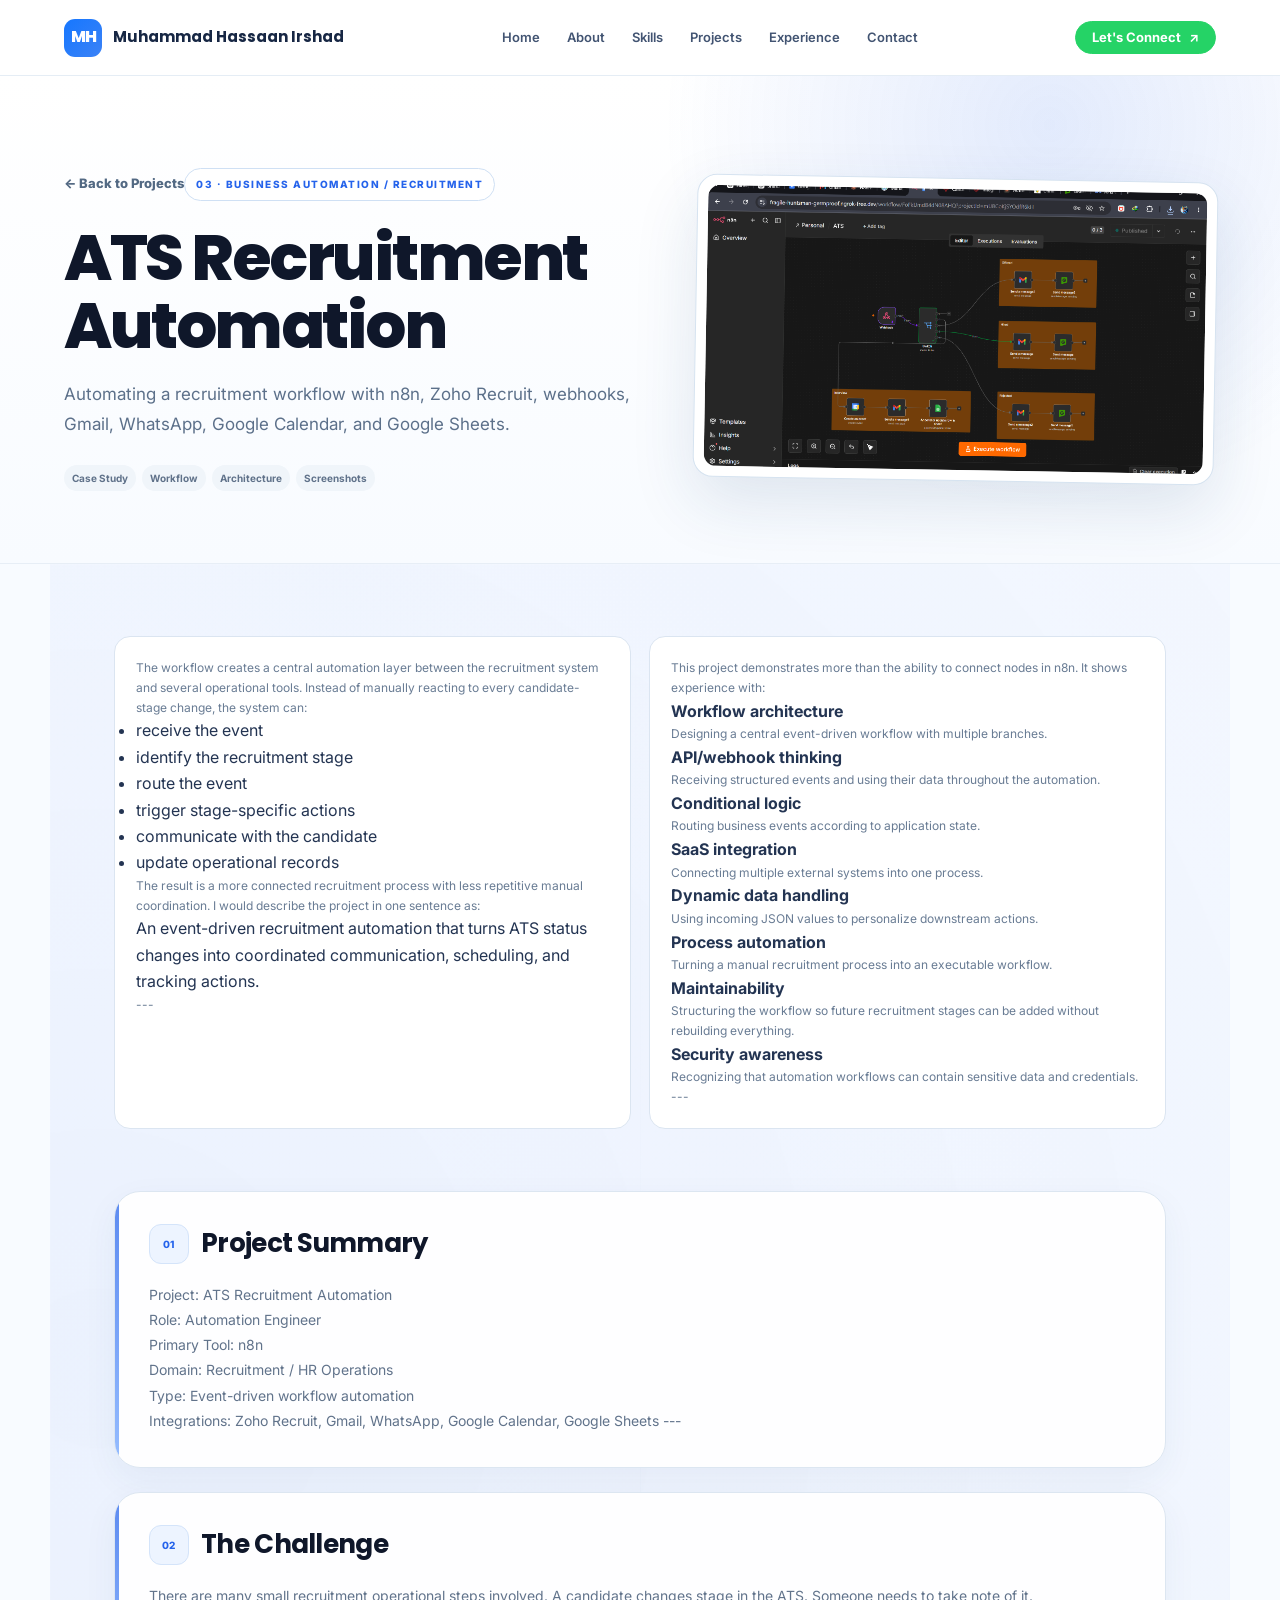
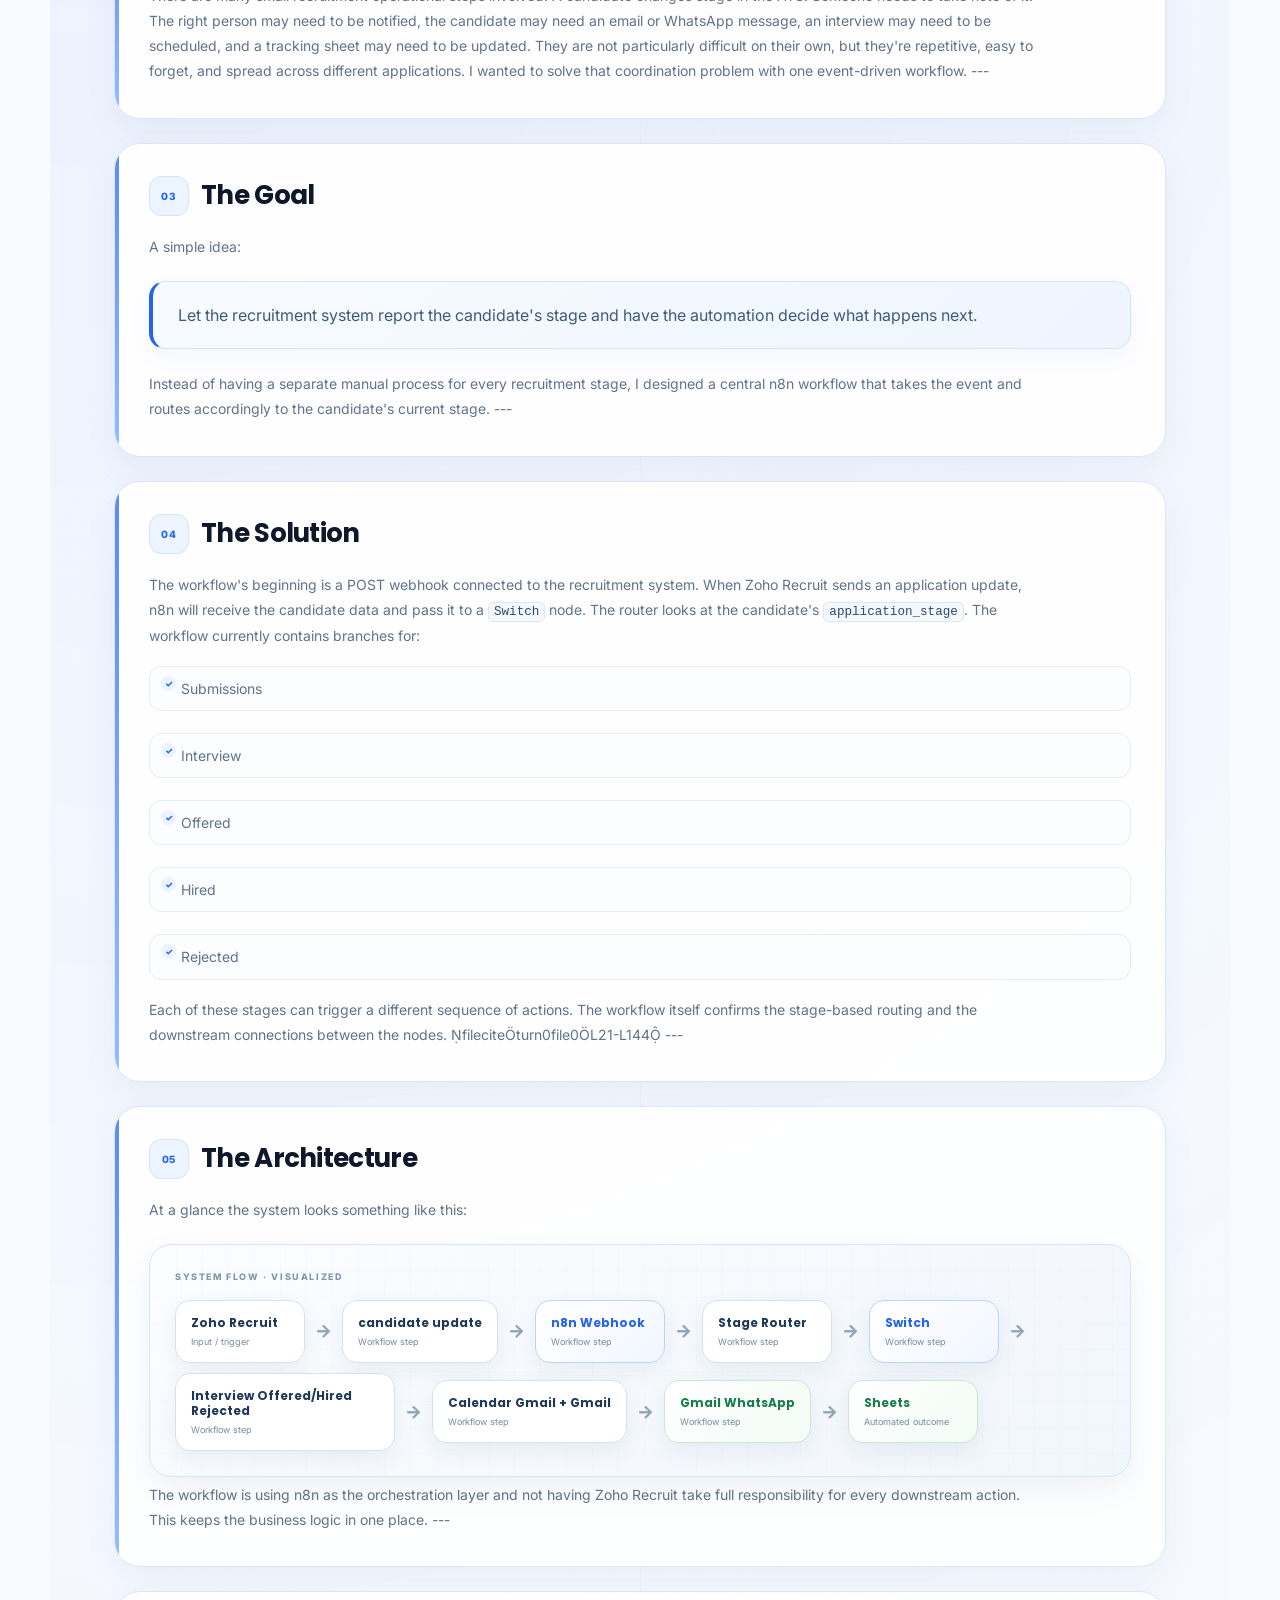
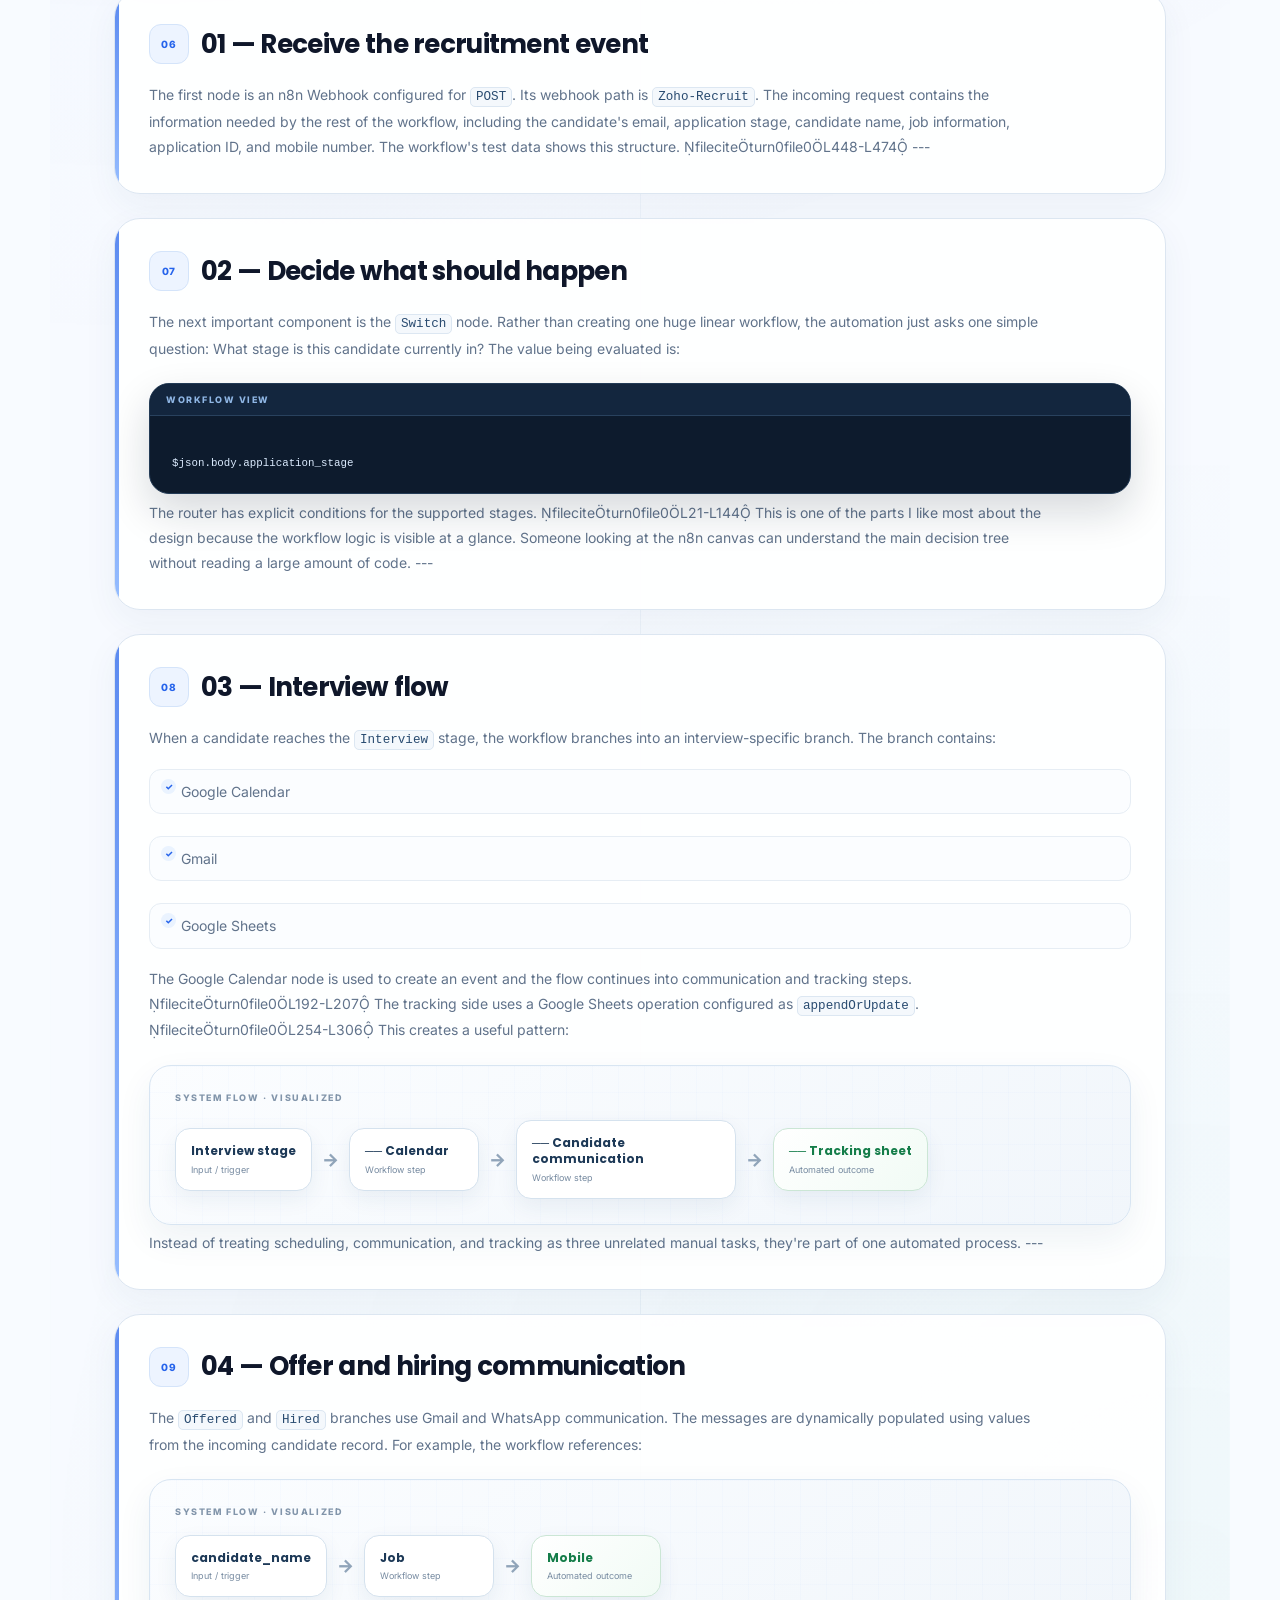
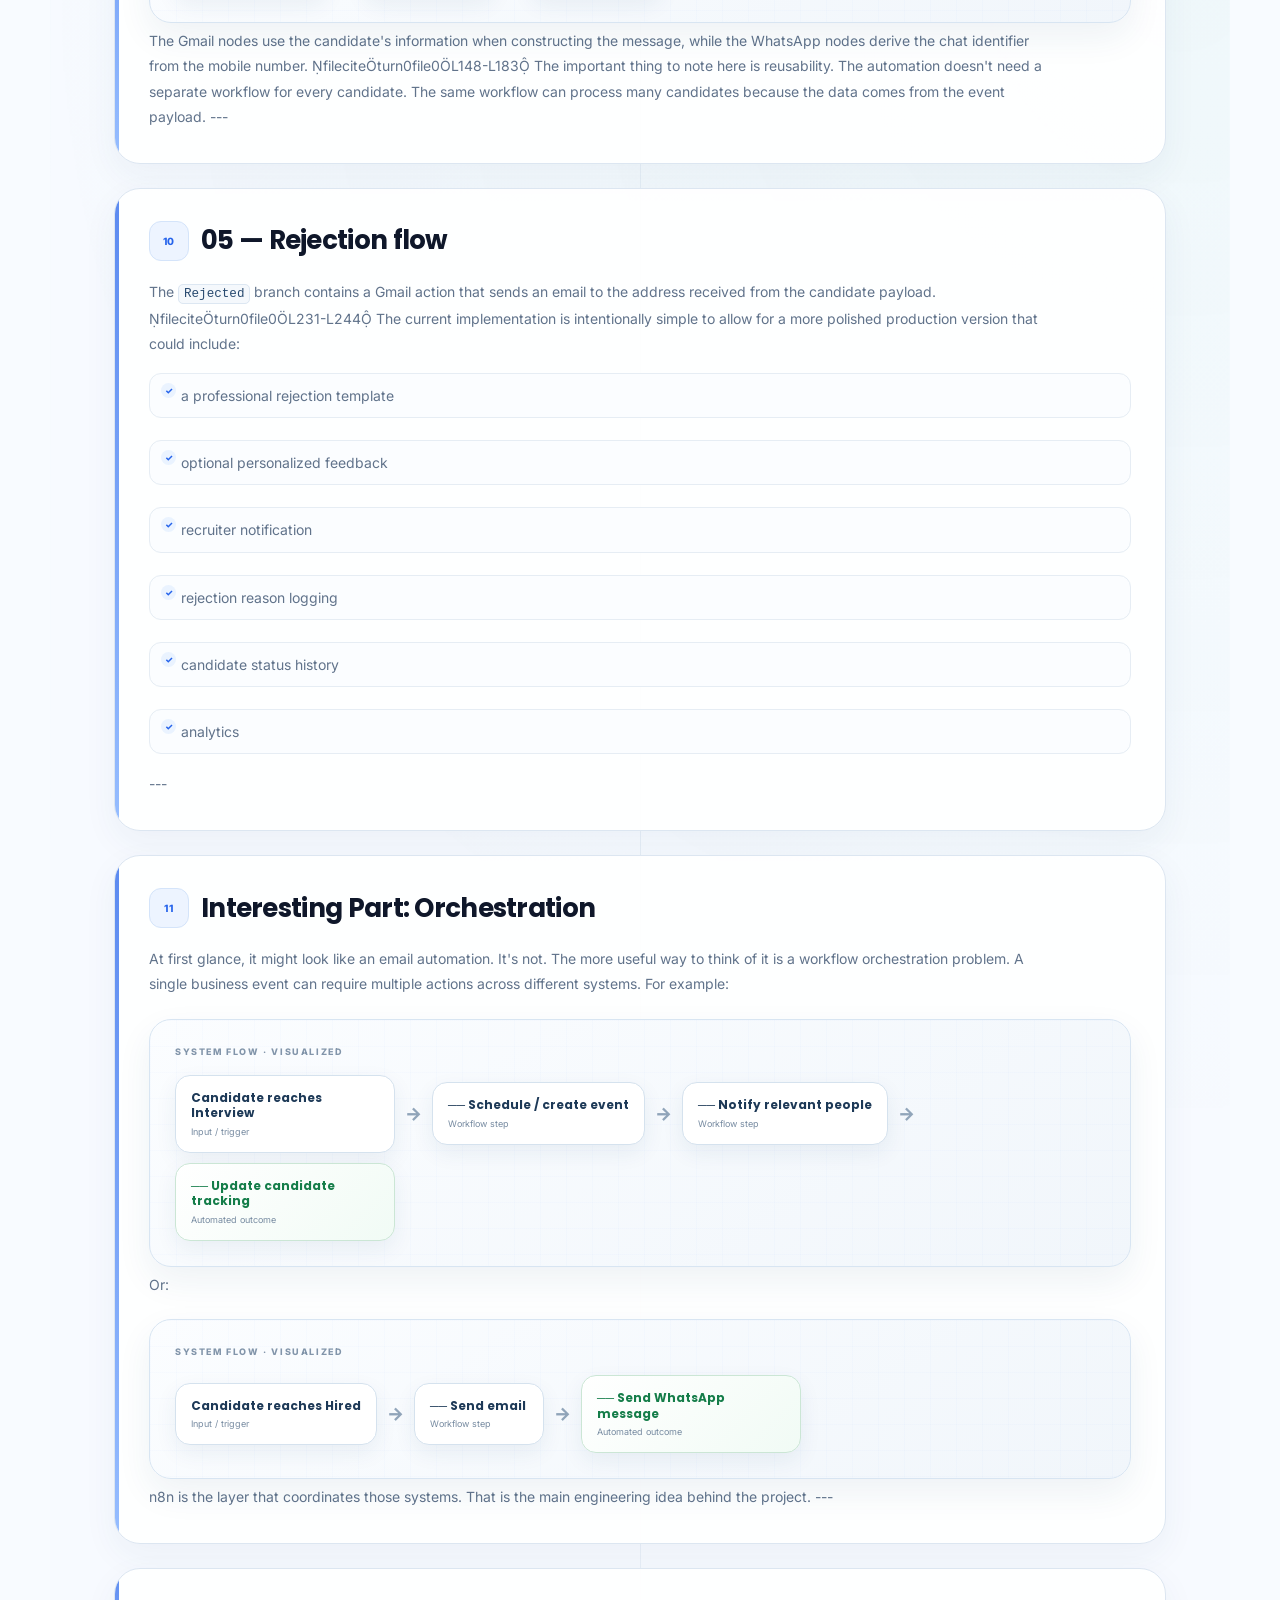
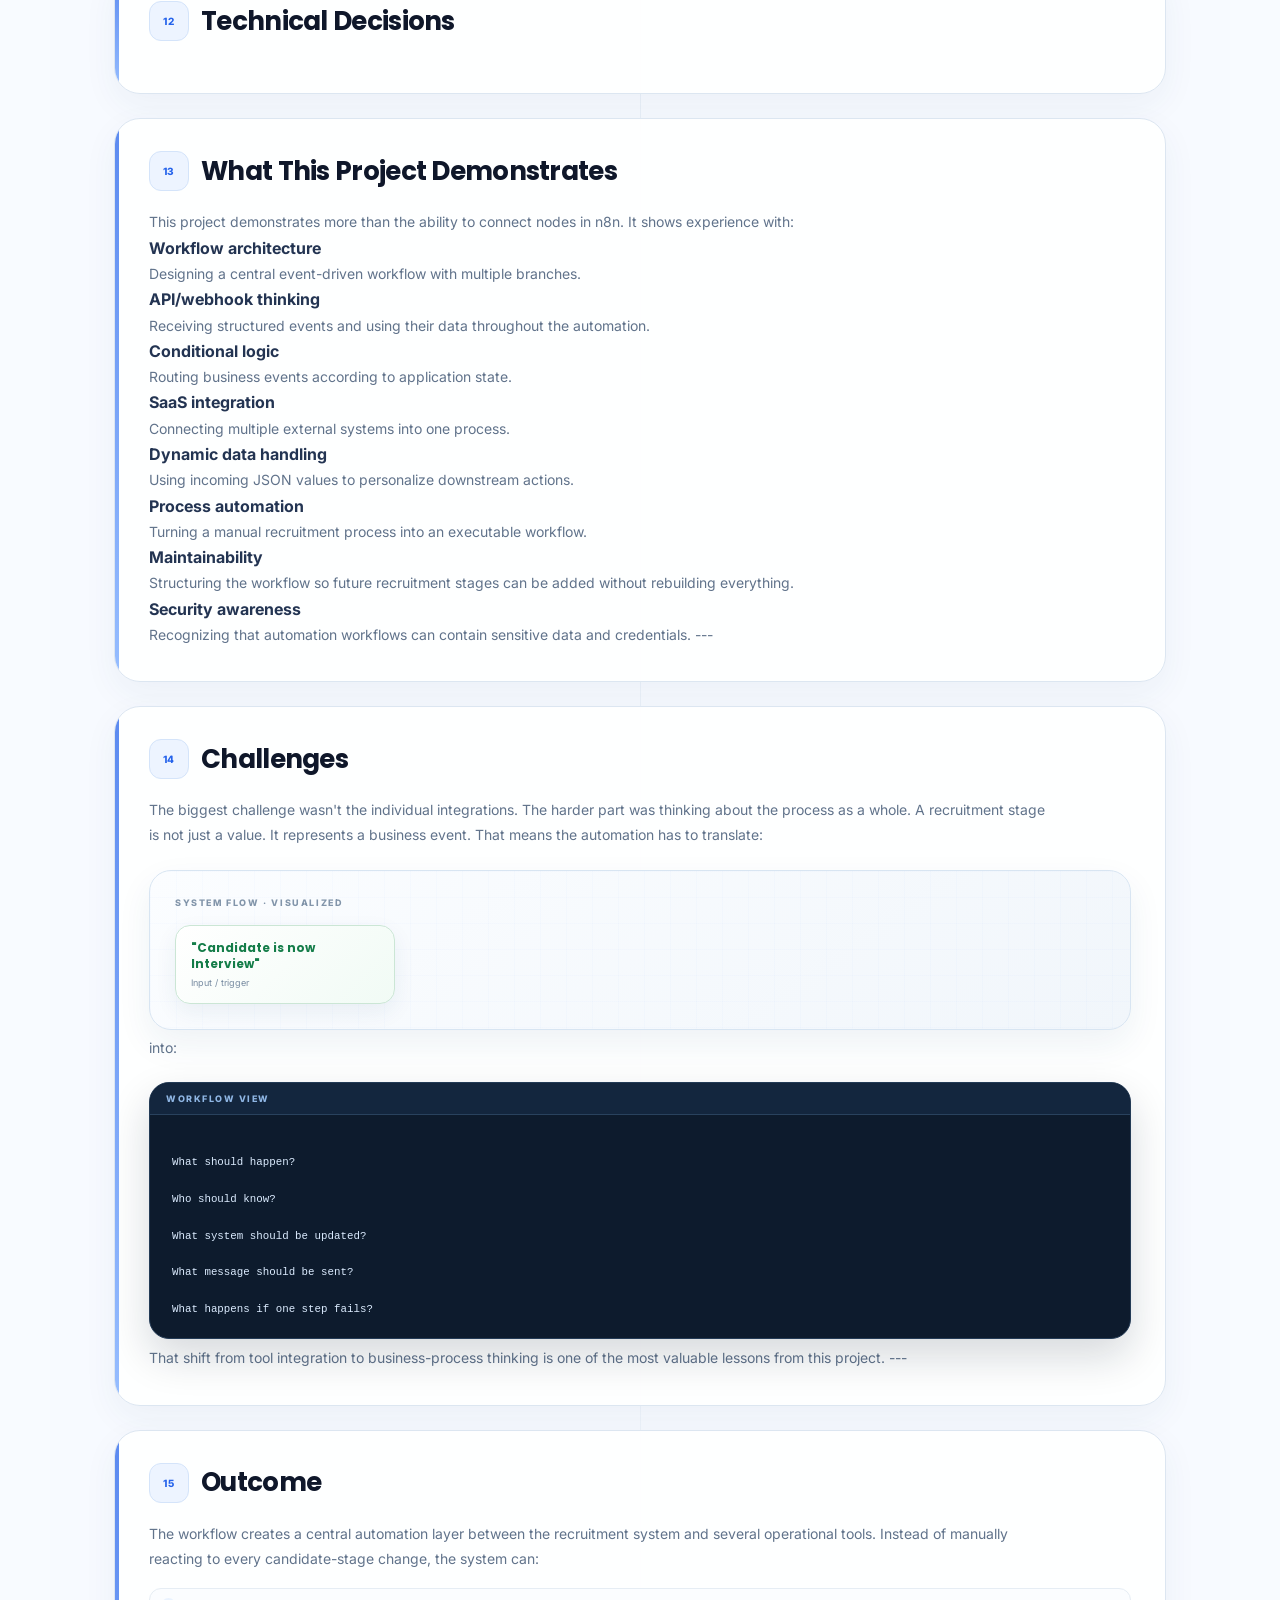
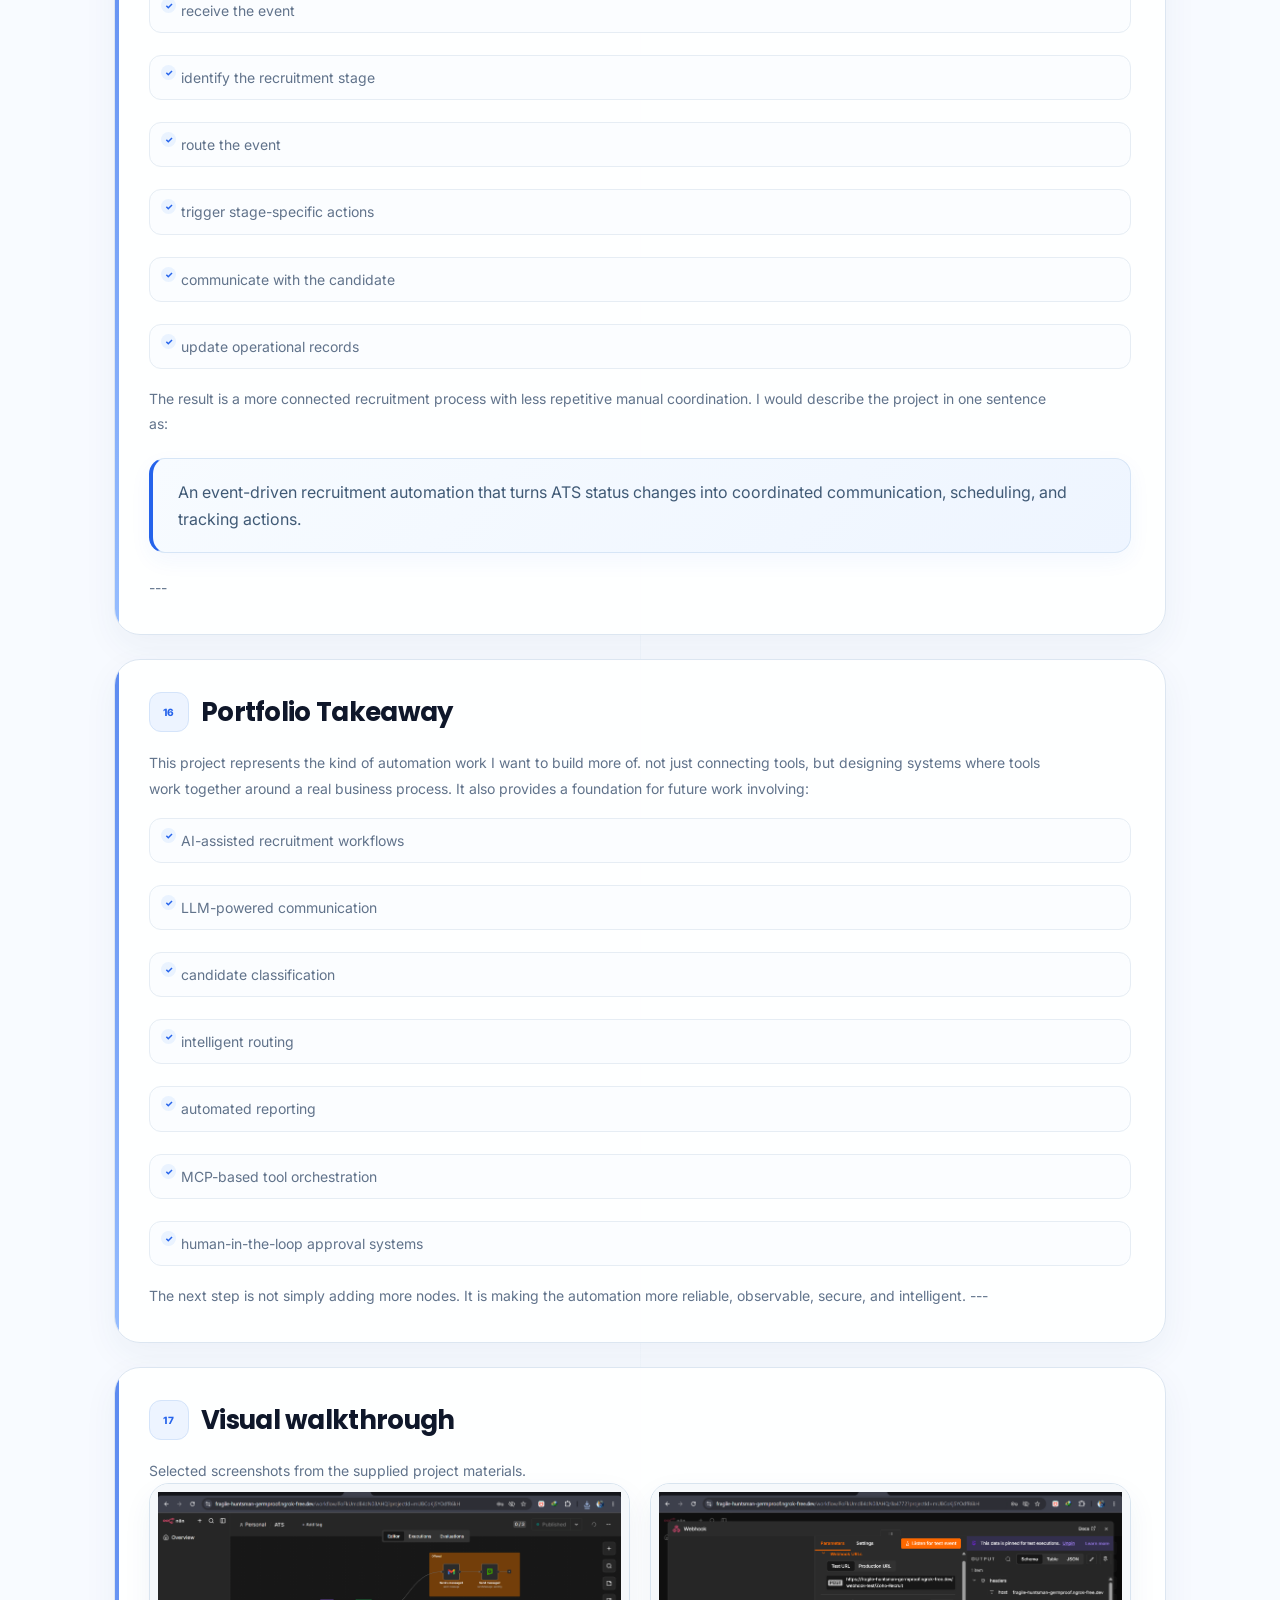
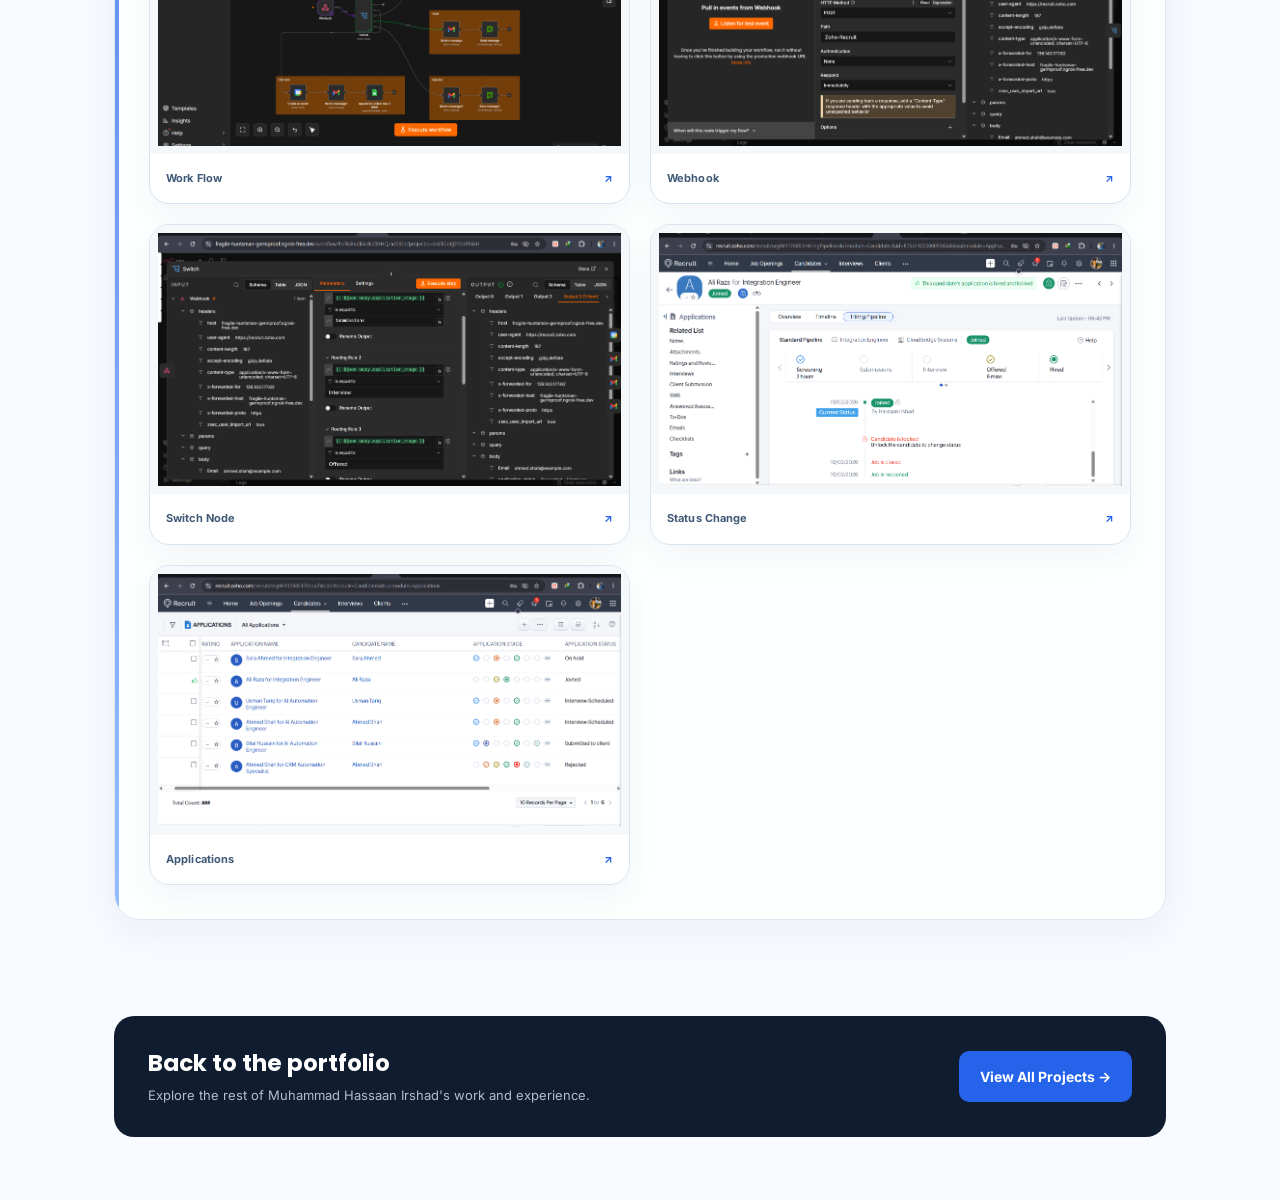
<file: projects/ats-recruitment-automation.html>
<!DOCTYPE html><html lang="en"><head><meta charset="UTF-8"><meta name="viewport" content="width=device-width, initial-scale=1.0"><meta name="description" content="ATS Recruitment Automation — Muhammad Hassaan Irshad project case study."><title>ATS Recruitment Automation | Muhammad Hassaan Irshad</title><link rel="preconnect" href="https://fonts.googleapis.com"><link rel="preconnect" href="https://fonts.gstatic.com" crossorigin><link href="https://fonts.googleapis.com/css2?family=Inter:wght@400;500;600;700&family=Poppins:wght@500;600;700;800&display=swap" rel="stylesheet"><link rel="stylesheet" href="../style.css"></head><body class="project-page"><div class="scroll-progress" id="scrollProgress"></div><header class="navbar" id="navbar"><a class="brand" href="../index.html#home" aria-label="Muhammad Hassaan Irshad home"><span class="brand-mark">MH</span><span class="brand-name">Muhammad Hassaan Irshad</span></a><button class="menu-toggle" id="menuToggle" aria-label="Open navigation" aria-expanded="false"><span></span><span></span><span></span></button><nav class="nav-links" id="navLinks"><a href="../index.html#home">Home</a><a href="../index.html#about">About</a><a href="../index.html#skills">Skills</a><a class="active" href="../index.html#projects">Projects</a><a href="../index.html#experience">Experience</a><a href="../index.html#contact">Contact</a></nav><a class="nav-cta" href="../index.html#contact">Let's Connect <span>↗</span></a></header><main class="project-main"><section class="project-hero"><div class="project-hero-inner"><div><a class="project-back" href="../index.html#projects">← Back to Projects</a><div class="project-eyebrow">03 · BUSINESS AUTOMATION / RECRUITMENT</div><h1>ATS Recruitment Automation</h1><p class="project-lead">Automating a recruitment workflow with n8n, Zoho Recruit, webhooks, Gmail, WhatsApp, Google Calendar, and Google Sheets.</p><div class="tags"><span>Case Study</span><span>Workflow</span><span>Architecture</span><span>Screenshots</span></div></div><div class="project-hero-shot"><img src="../assets/projects/ats-recruitment-automation/Work Flow.png" alt="ATS Recruitment Automation workflow screenshot"></div></div></section><div class="project-content"><div class="project-callout"><div><p>The workflow creates a central automation layer between the recruitment system and several operational tools. Instead of manually reacting to every candidate-stage change, the system can:</p>
<ul><li>receive the event</li></ul>
<ul><li>identify the recruitment stage</li></ul>
<ul><li>route the event</li></ul>
<ul><li>trigger stage-specific actions</li></ul>
<ul><li>communicate with the candidate</li></ul>
<ul><li>update operational records</li></ul>
<p>The result is a more connected recruitment process with less repetitive manual coordination. I would describe the project in one sentence as:</p>
<blockquote>An event-driven recruitment automation that turns ATS status changes into coordinated communication, scheduling, and tracking actions.</blockquote>
<p>---</p></div><div><p>This project demonstrates more than the ability to connect nodes in n8n. It shows experience with:</p>
<h4>Workflow architecture</h4>
<p>Designing a central event-driven workflow with multiple branches.</p>
<h4>API/webhook thinking</h4>
<p>Receiving structured events and using their data throughout the automation.</p>
<h4>Conditional logic</h4>
<p>Routing business events according to application state.</p>
<h4>SaaS integration</h4>
<p>Connecting multiple external systems into one process.</p>
<h4>Dynamic data handling</h4>
<p>Using incoming JSON values to personalize downstream actions.</p>
<h4>Process automation</h4>
<p>Turning a manual recruitment process into an executable workflow.</p>
<h4>Maintainability</h4>
<p>Structuring the workflow so future recruitment stages can be added without rebuilding everything.</p>
<h4>Security awareness</h4>
<p>Recognizing that automation workflows can contain sensitive data and credentials. ---</p></div></div><section class="project-section"><h2>Project Summary</h2><p>Project: ATS Recruitment Automation</p>
<p>Role: Automation Engineer</p>
<p>Primary Tool: n8n</p>
<p>Domain: Recruitment / HR Operations</p>
<p>Type: Event-driven workflow automation</p>
<p>Integrations: Zoho Recruit, Gmail, WhatsApp, Google Calendar, Google Sheets ---</p></section><section class="project-section"><h2>The Challenge</h2><p>There are many small recruitment operational steps involved. A candidate changes stage in the ATS. Someone needs to take note of it. The right person may need to be notified, the candidate may need an email or WhatsApp message, an interview may need to be scheduled, and a tracking sheet may need to be updated. They are not particularly difficult on their own, but they&#x27;re repetitive, easy to forget, and spread across different applications. I wanted to solve that coordination problem with one event-driven workflow. ---</p></section><section class="project-section"><h2>The Goal</h2><p>A simple idea:</p>
<blockquote>Let the recruitment system report the candidate&#x27;s stage and have the automation decide what happens next.</blockquote>
<p>Instead of having a separate manual process for every recruitment stage, I designed a central n8n workflow that takes the event and routes accordingly to the candidate&#x27;s current stage. ---</p></section><section class="project-section"><h2>The Solution</h2><p>The workflow&#x27;s beginning is a POST webhook connected to the recruitment system. When Zoho Recruit sends an application update, n8n will receive the candidate data and pass it to a <code>Switch</code> node. The router looks at the candidate&#x27;s <code>application_stage</code>. The workflow currently contains branches for:</p>
<ul><li>Submissions</li></ul>
<ul><li>Interview</li></ul>
<ul><li>Offered</li></ul>
<ul><li>Hired</li></ul>
<ul><li>Rejected</li></ul>
<p>Each of these stages can trigger a different sequence of actions. The workflow itself confirms the stage-based routing and the downstream connections between the nodes. fileciteturn0file0L21-L144 ---</p></section><section class="project-section"><h2>The Architecture</h2><p>At a glance the system looks something like this:</p>
<pre><code>
Zoho Recruit
│

│ candidate update
▼
┌──────────────┐

│ n8n Webhook │
└──────┬───────┘
│
▼
┌──────────────┐

│ Stage Router │

│  Switch   │
└──────┬───────┘
│
┌──────────────┼─────────────────┐
│       │         │
▼       ▼         ▼

Interview    Offered/Hired   Rejected
│       │         │
▼       ▼         ▼

Calendar    Gmail +      Gmail

Gmail      WhatsApp

Sheets</code></pre>
<p>The workflow is using n8n as the orchestration layer and not having Zoho Recruit take full responsibility for every downstream action. This keeps the business logic in one place. ---</p></section><section class="project-section"><h2>01 — Receive the recruitment event</h2><p>The first node is an n8n Webhook configured for <code>POST</code>. Its webhook path is <code>Zoho-Recruit</code>. The incoming request contains the information needed by the rest of the workflow, including the candidate&#x27;s email, application stage, candidate name, job information, application ID, and mobile number. The workflow&#x27;s test data shows this structure. fileciteturn0file0L448-L474 ---</p></section><section class="project-section"><h2>02 — Decide what should happen</h2><p>The next important component is the <code>Switch</code> node. Rather than creating one huge linear workflow, the automation just asks one simple question: What stage is this candidate currently in? The value being evaluated is:</p>
<pre><code>
$json.body.application_stage</code></pre>
<p>The router has explicit conditions for the supported stages. fileciteturn0file0L21-L144 This is one of the parts I like most about the design because the workflow logic is visible at a glance. Someone looking at the n8n canvas can understand the main decision tree without reading a large amount of code. ---</p></section><section class="project-section"><h2>03 — Interview flow</h2><p>When a candidate reaches the <code>Interview</code> stage, the workflow branches into an interview-specific branch. The branch contains:</p>
<ul><li>Google Calendar</li></ul>
<ul><li>Gmail</li></ul>
<ul><li>Google Sheets</li></ul>
<p>The Google Calendar node is used to create an event and the flow continues into communication and tracking steps. fileciteturn0file0L192-L207 The tracking side uses a Google Sheets operation configured as <code>appendOrUpdate</code>. fileciteturn0file0L254-L306 This creates a useful pattern:</p>
<pre><code>
Interview stage
│

├── Calendar

├── Candidate communication

└── Tracking sheet</code></pre>
<p>Instead of treating scheduling, communication, and tracking as three unrelated manual tasks, they&#x27;re part of one automated process. ---</p></section><section class="project-section"><h2>04 — Offer and hiring communication</h2><p>The <code>Offered</code> and <code>Hired</code> branches use Gmail and WhatsApp communication. The messages are dynamically populated using values from the incoming candidate record. For example, the workflow references:</p>
<pre><code>
candidate_name

Job

Mobile</code></pre>
<p>The Gmail nodes use the candidate&#x27;s information when constructing the message, while the WhatsApp nodes derive the chat identifier from the mobile number. fileciteturn0file0L148-L183 The important thing to note here is reusability. The automation doesn&#x27;t need a separate workflow for every candidate. The same workflow can process many candidates because the data comes from the event payload. ---</p></section><section class="project-section"><h2>05 — Rejection flow</h2><p>The <code>Rejected</code> branch contains a Gmail action that sends an email to the address received from the candidate payload. fileciteturn0file0L231-L244 The current implementation is intentionally simple to allow for a more polished production version that could include:</p>
<ul><li>a professional rejection template</li></ul>
<ul><li>optional personalized feedback</li></ul>
<ul><li>recruiter notification</li></ul>
<ul><li>rejection reason logging</li></ul>
<ul><li>candidate status history</li></ul>
<ul><li>analytics</li></ul>
<p>---</p></section><section class="project-section"><h2>Interesting Part: Orchestration</h2><p>At first glance, it might look like an email automation. It&#x27;s not. The more useful way to think of it is a workflow orchestration problem. A single business event can require multiple actions across different systems. For example:</p>
<pre><code>
Candidate reaches Interview
│

├── Schedule / create event

├── Notify relevant people

└── Update candidate tracking</code></pre>
<p>Or:</p>
<pre><code>
Candidate reaches Hired
│

├── Send email

└── Send WhatsApp message</code></pre>
<p>n8n is the layer that coordinates those systems. That is the main engineering idea behind the project. ---</p></section><section class="project-section"><h2>Technical Decisions</h2></section><section class="project-section"><h2>What This Project Demonstrates</h2><p>This project demonstrates more than the ability to connect nodes in n8n. It shows experience with:</p>
<h4>Workflow architecture</h4>
<p>Designing a central event-driven workflow with multiple branches.</p>
<h4>API/webhook thinking</h4>
<p>Receiving structured events and using their data throughout the automation.</p>
<h4>Conditional logic</h4>
<p>Routing business events according to application state.</p>
<h4>SaaS integration</h4>
<p>Connecting multiple external systems into one process.</p>
<h4>Dynamic data handling</h4>
<p>Using incoming JSON values to personalize downstream actions.</p>
<h4>Process automation</h4>
<p>Turning a manual recruitment process into an executable workflow.</p>
<h4>Maintainability</h4>
<p>Structuring the workflow so future recruitment stages can be added without rebuilding everything.</p>
<h4>Security awareness</h4>
<p>Recognizing that automation workflows can contain sensitive data and credentials. ---</p></section><section class="project-section"><h2>Challenges</h2><p>The biggest challenge wasn&#x27;t the individual integrations. The harder part was thinking about the process as a whole. A recruitment stage is not just a value. It represents a business event. That means the automation has to translate:</p>
<pre><code>
&quot;Candidate is now Interview&quot;</code></pre>
<p>into:</p>
<pre><code>
What should happen?

Who should know?

What system should be updated?

What message should be sent?

What happens if one step fails?</code></pre>
<p>That shift from tool integration to business-process thinking is one of the most valuable lessons from this project. ---</p></section><section class="project-section"><h2>Outcome</h2><p>The workflow creates a central automation layer between the recruitment system and several operational tools. Instead of manually reacting to every candidate-stage change, the system can:</p>
<ul><li>receive the event</li></ul>
<ul><li>identify the recruitment stage</li></ul>
<ul><li>route the event</li></ul>
<ul><li>trigger stage-specific actions</li></ul>
<ul><li>communicate with the candidate</li></ul>
<ul><li>update operational records</li></ul>
<p>The result is a more connected recruitment process with less repetitive manual coordination. I would describe the project in one sentence as:</p>
<blockquote>An event-driven recruitment automation that turns ATS status changes into coordinated communication, scheduling, and tracking actions.</blockquote>
<p>---</p></section><section class="project-section"><h2>Portfolio Takeaway</h2><p>This project represents the kind of automation work I want to build more of. not just connecting tools, but designing systems where tools work together around a real business process. It also provides a foundation for future work involving:</p>
<ul><li>AI-assisted recruitment workflows</li></ul>
<ul><li>LLM-powered communication</li></ul>
<ul><li>candidate classification</li></ul>
<ul><li>intelligent routing</li></ul>
<ul><li>automated reporting</li></ul>
<ul><li>MCP-based tool orchestration</li></ul>
<ul><li>human-in-the-loop approval systems</li></ul>
<p>The next step is not simply adding more nodes. It is making the automation more reliable, observable, secure, and intelligent. ---</p></section><section class="project-section"><h2>Visual walkthrough</h2><p>Selected screenshots from the supplied project materials.</p><div class="project-grid"><a class="project-card-link" href="../assets/projects/ats-recruitment-automation/Work Flow.png" target="_blank" rel="noopener"><img src="../assets/projects/ats-recruitment-automation/Work Flow.png" alt="Work Flow screenshot" loading="lazy"><div class="caption">Work Flow<span>↗</span></div></a><a class="project-card-link" href="../assets/projects/ats-recruitment-automation/Webhook.png" target="_blank" rel="noopener"><img src="../assets/projects/ats-recruitment-automation/Webhook.png" alt="Webhook screenshot" loading="lazy"><div class="caption">Webhook<span>↗</span></div></a><a class="project-card-link" href="../assets/projects/ats-recruitment-automation/Switch Node.png" target="_blank" rel="noopener"><img src="../assets/projects/ats-recruitment-automation/Switch Node.png" alt="Switch Node screenshot" loading="lazy"><div class="caption">Switch Node<span>↗</span></div></a><a class="project-card-link" href="../assets/projects/ats-recruitment-automation/Status Change.png" target="_blank" rel="noopener"><img src="../assets/projects/ats-recruitment-automation/Status Change.png" alt="Status Change screenshot" loading="lazy"><div class="caption">Status Change<span>↗</span></div></a><a class="project-card-link" href="../assets/projects/ats-recruitment-automation/Applications.png" target="_blank" rel="noopener"><img src="../assets/projects/ats-recruitment-automation/Applications.png" alt="Applications screenshot" loading="lazy"><div class="caption">Applications<span>↗</span></div></a></div></section></div></main><footer class="project-footer"><div class="project-footer-box"><div><h2>Back to the portfolio</h2><p>Explore the rest of Muhammad Hassaan Irshad's work and experience.</p></div><a class="btn btn-primary" href="../index.html#projects">View All Projects →</a></div></footer><script src="../script.js"></script></body></html>
</file>
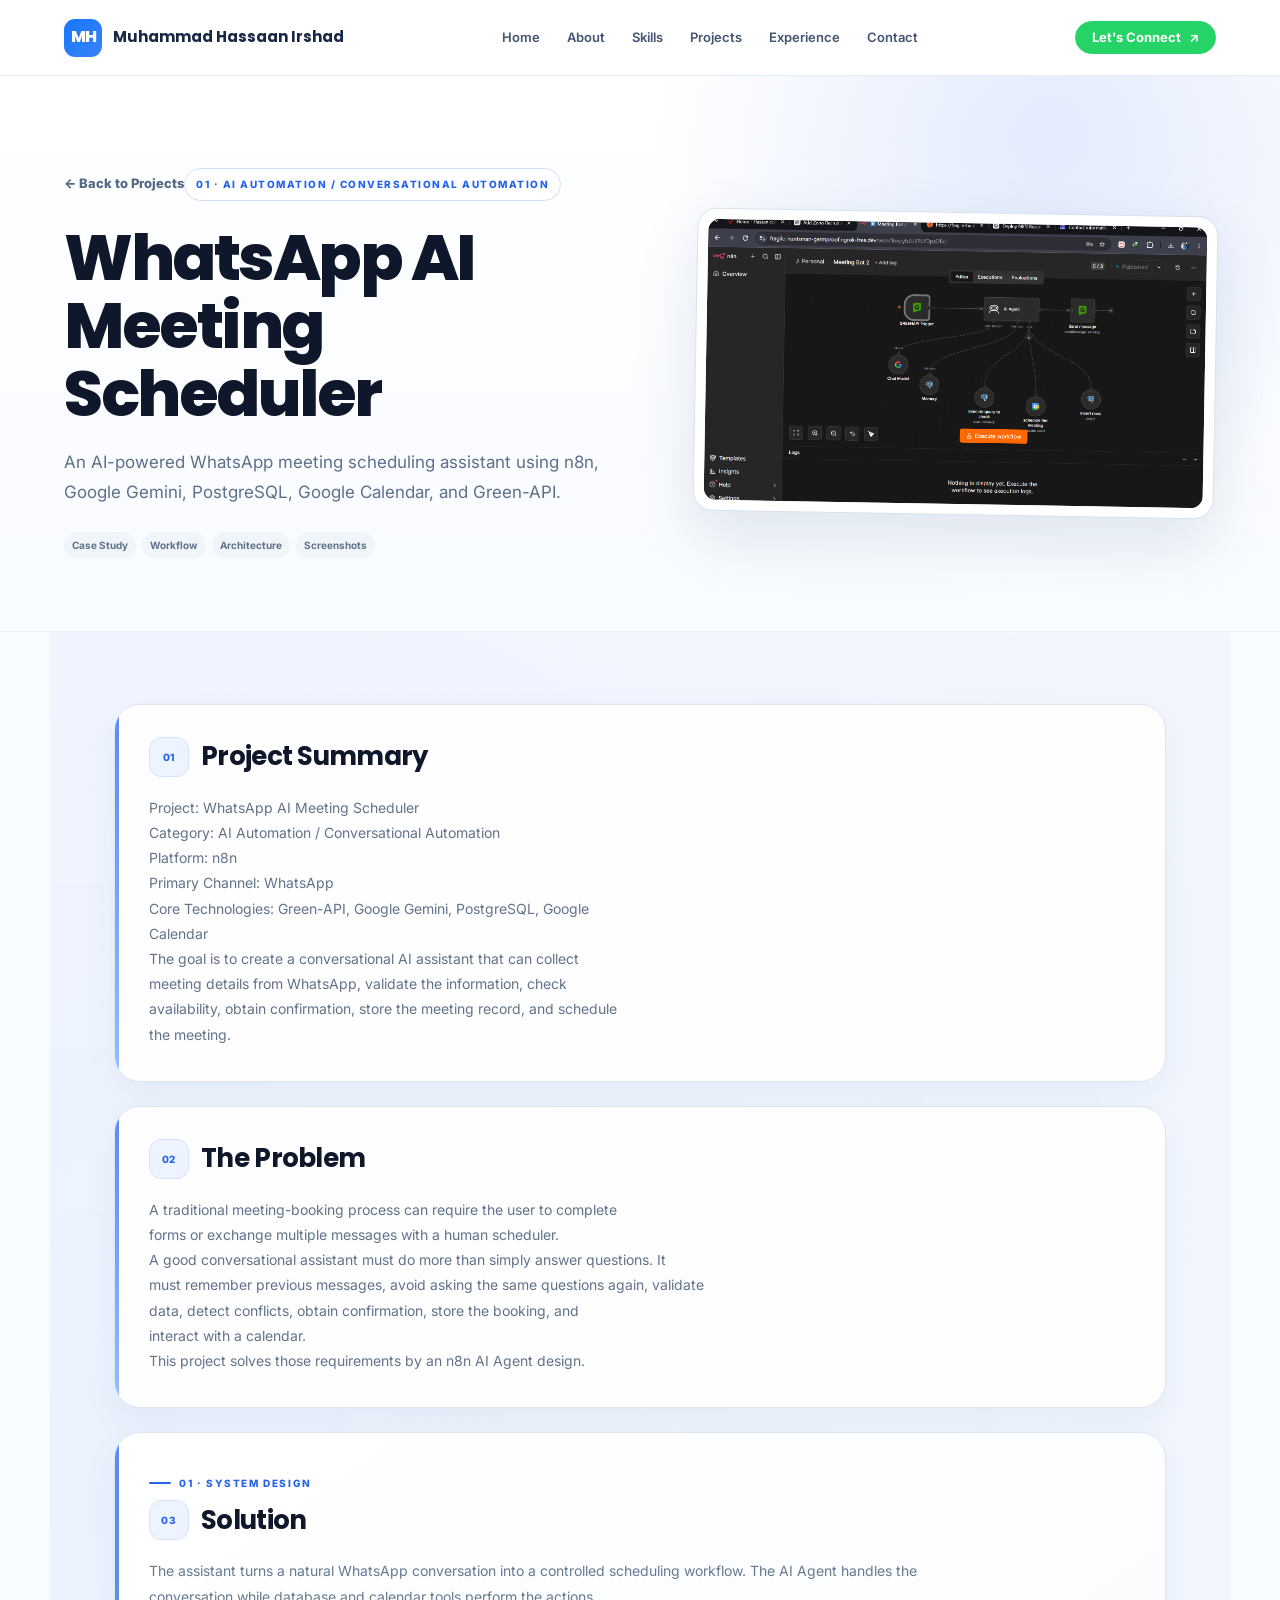
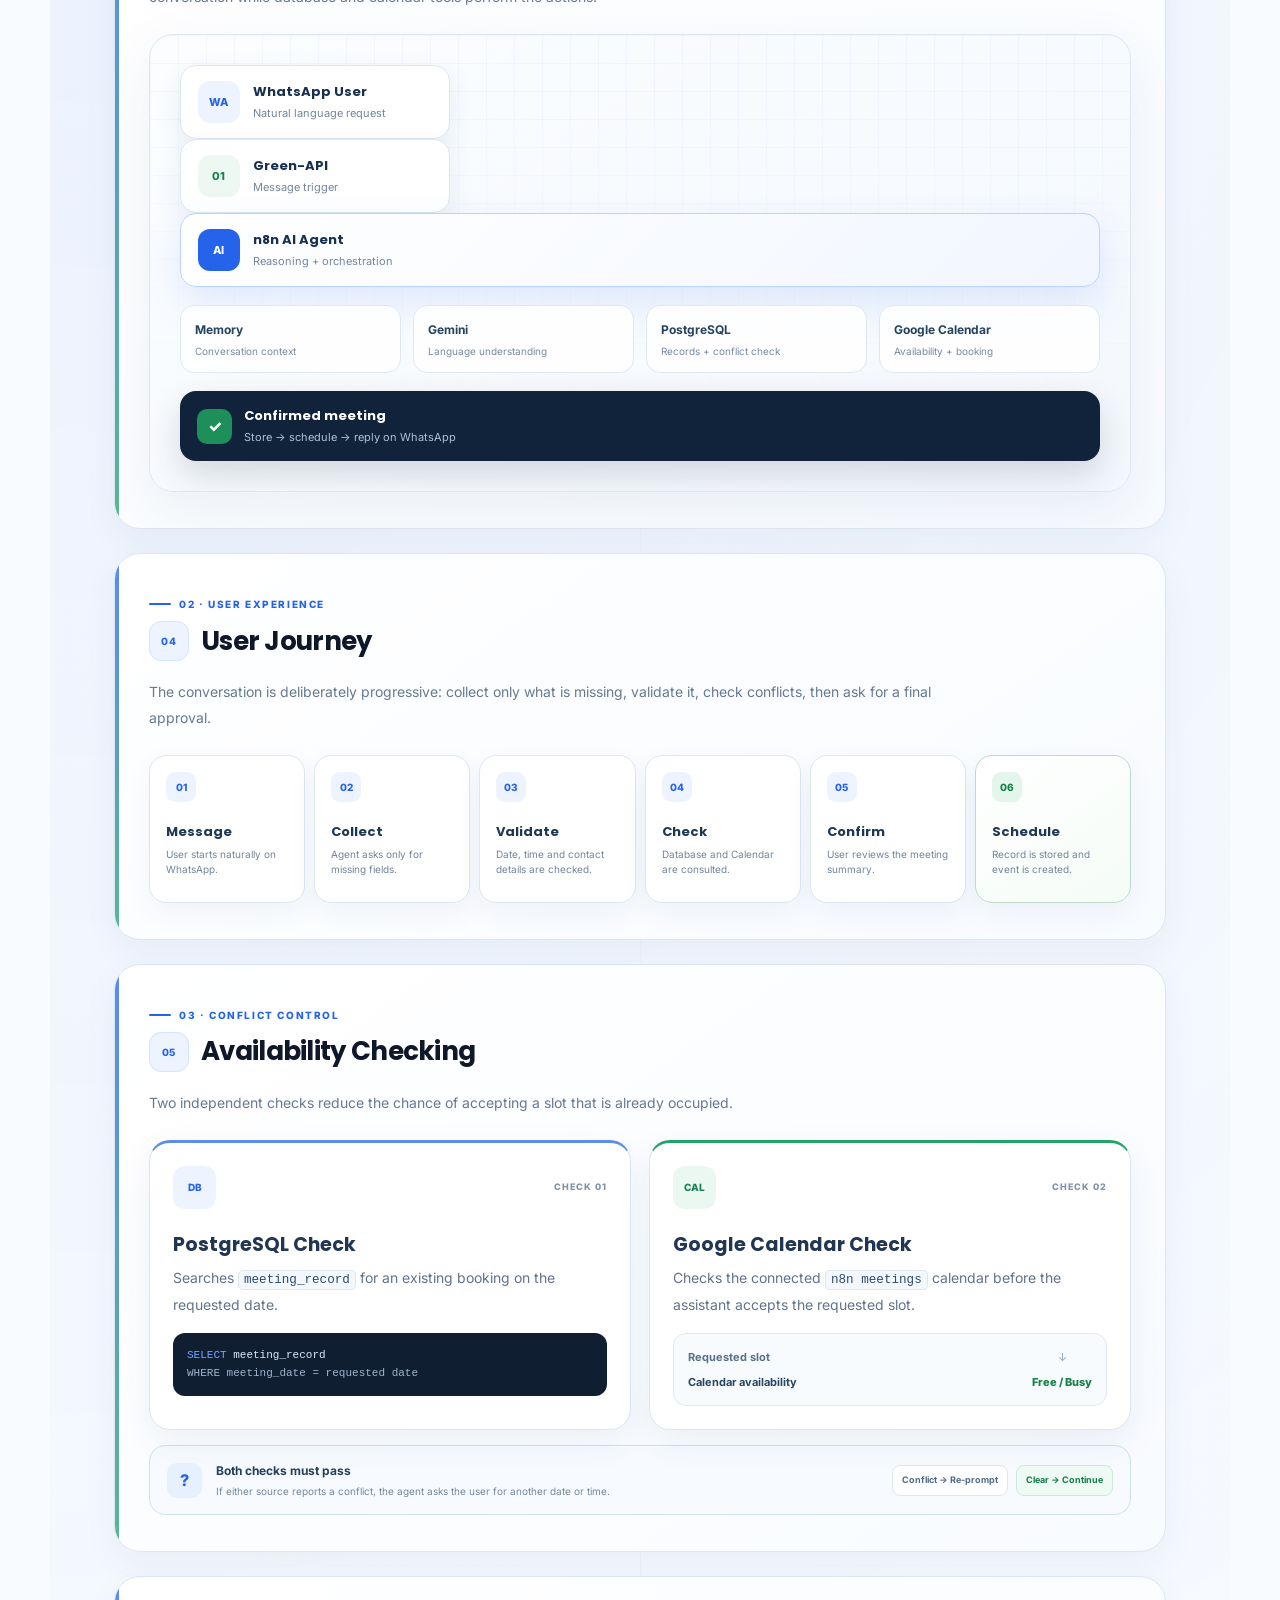
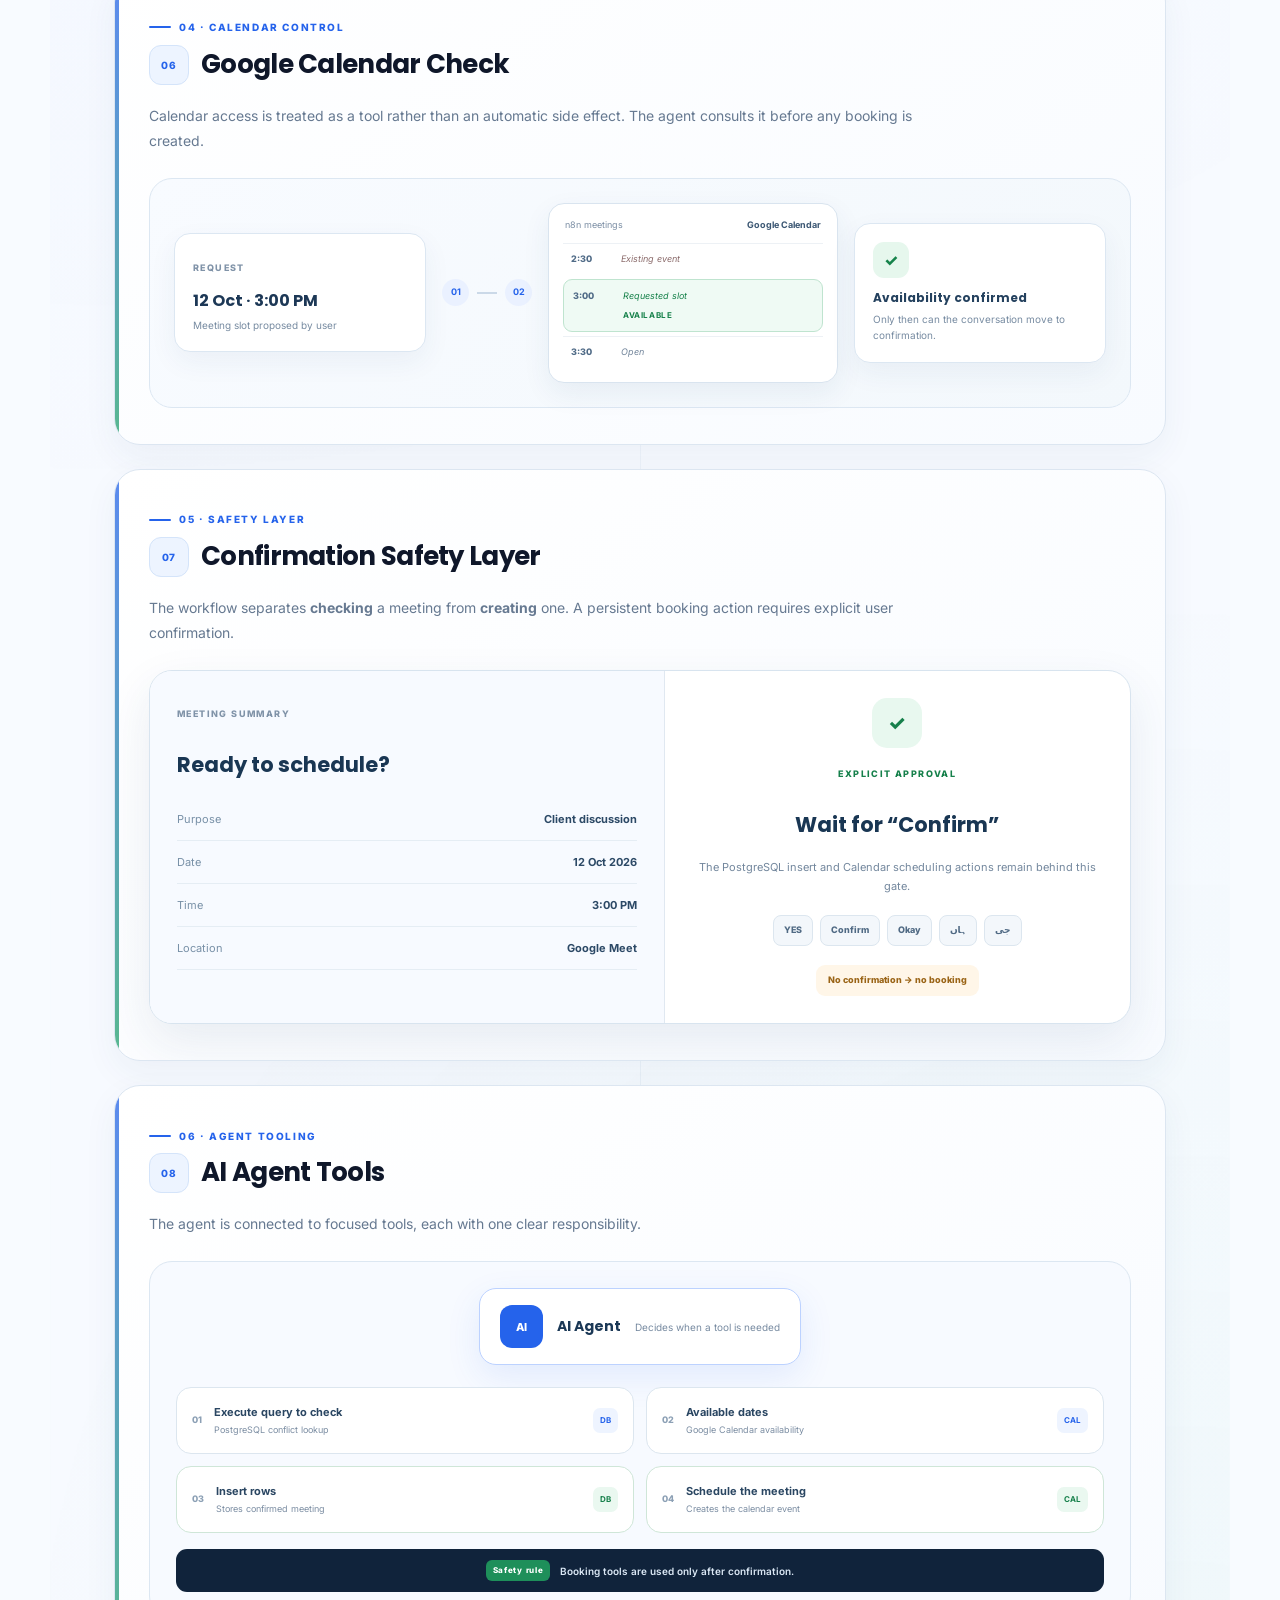
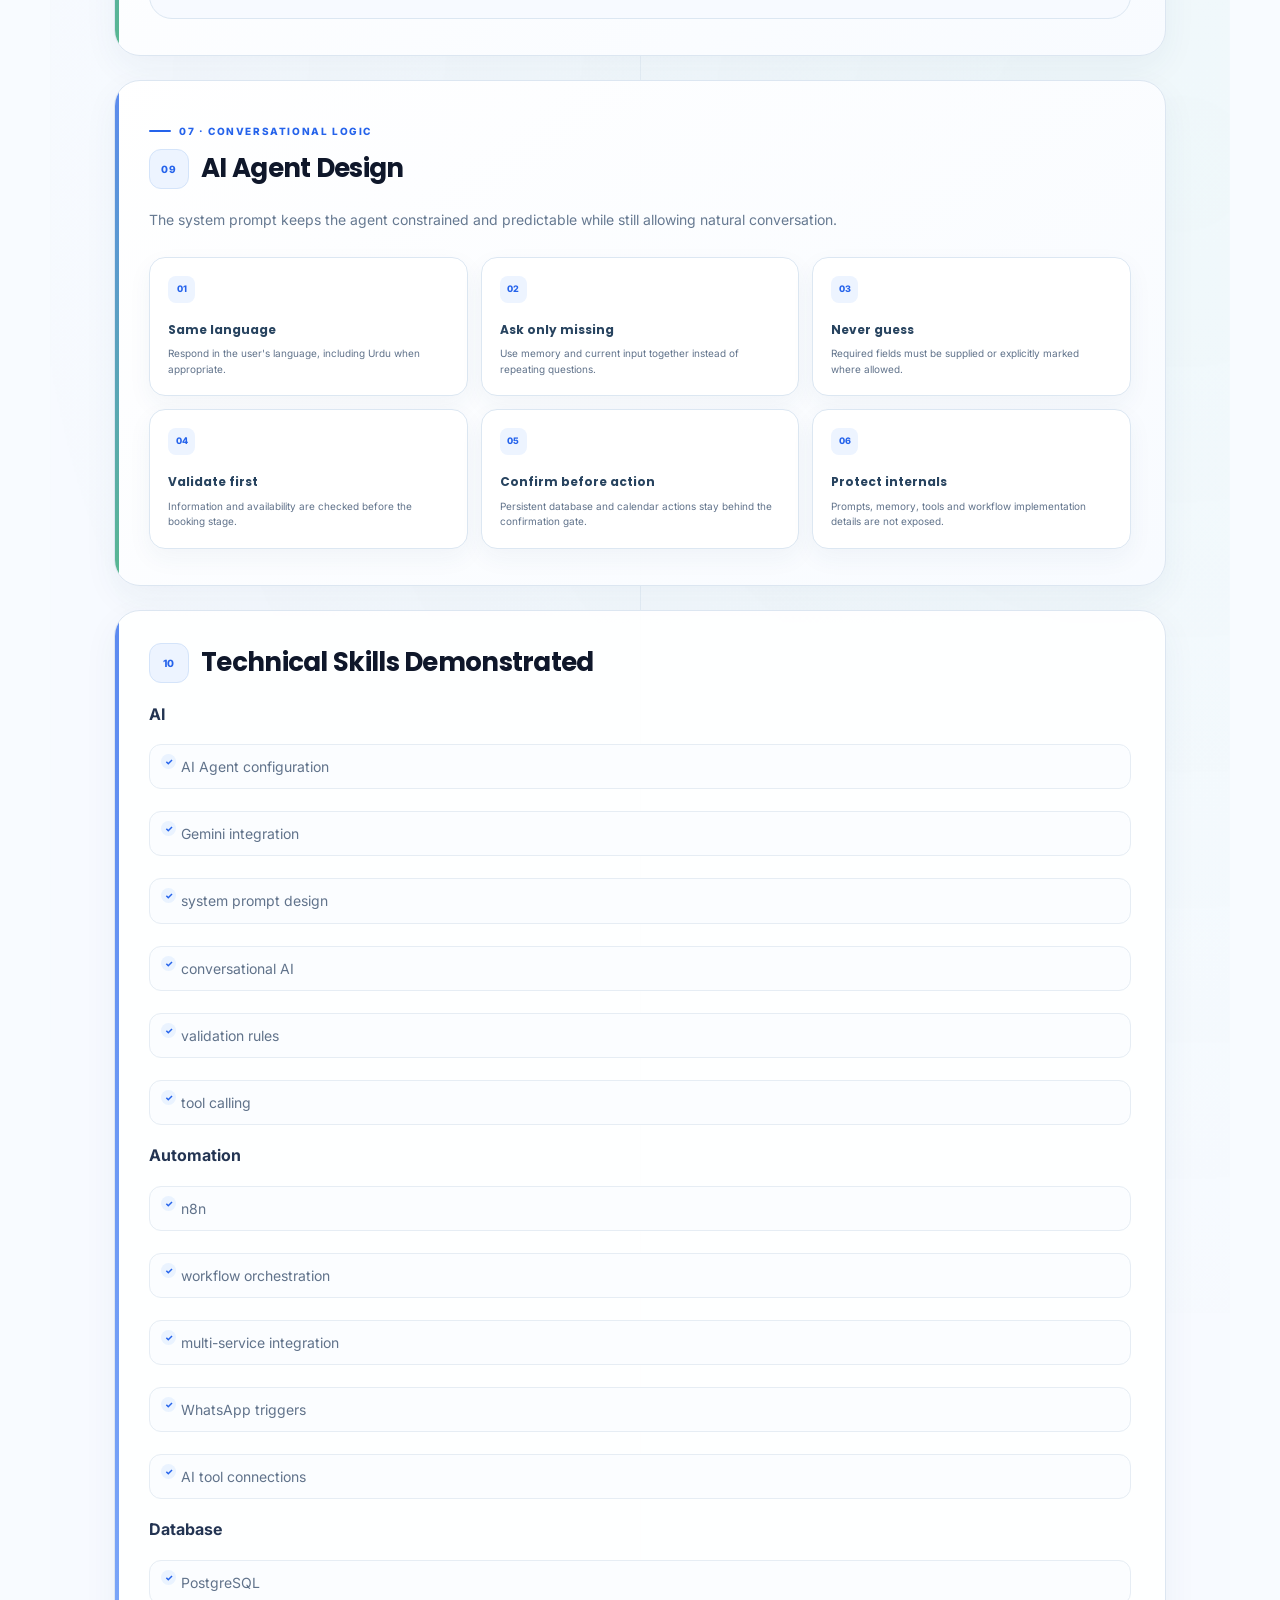
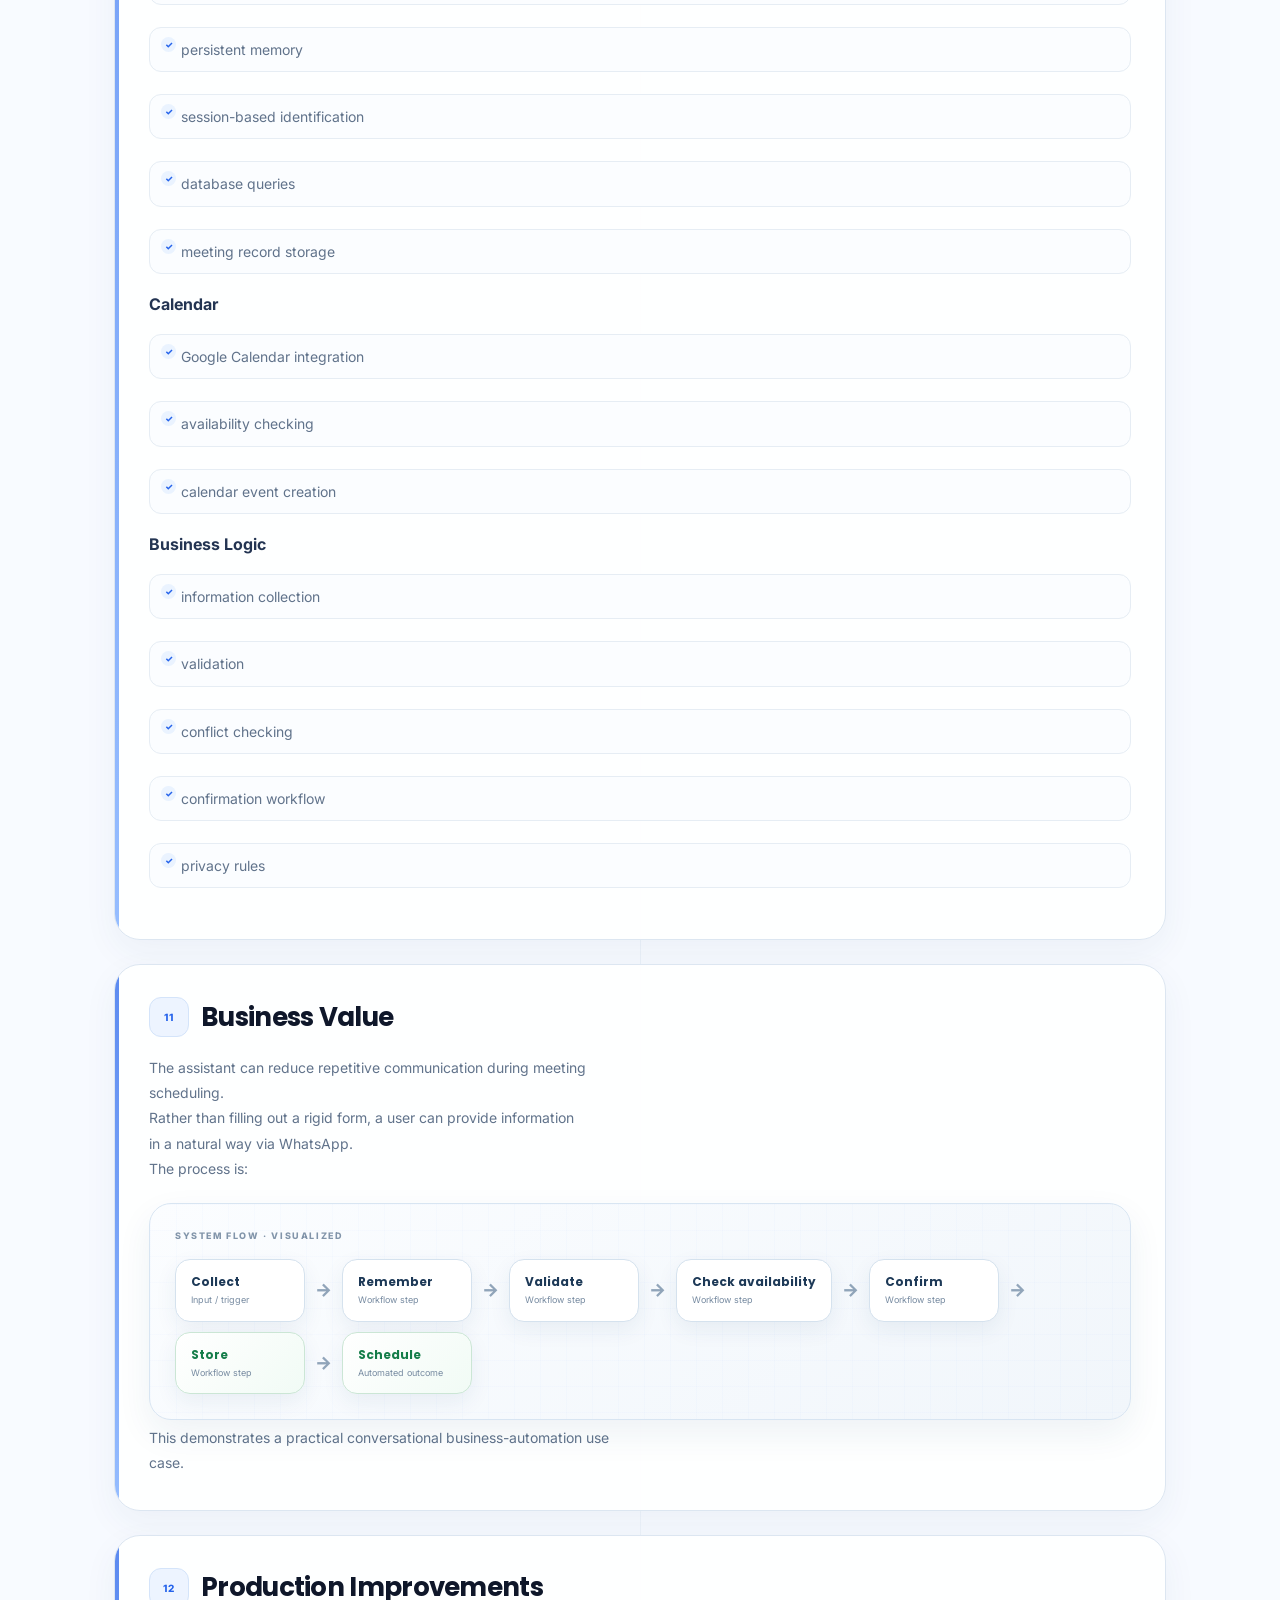
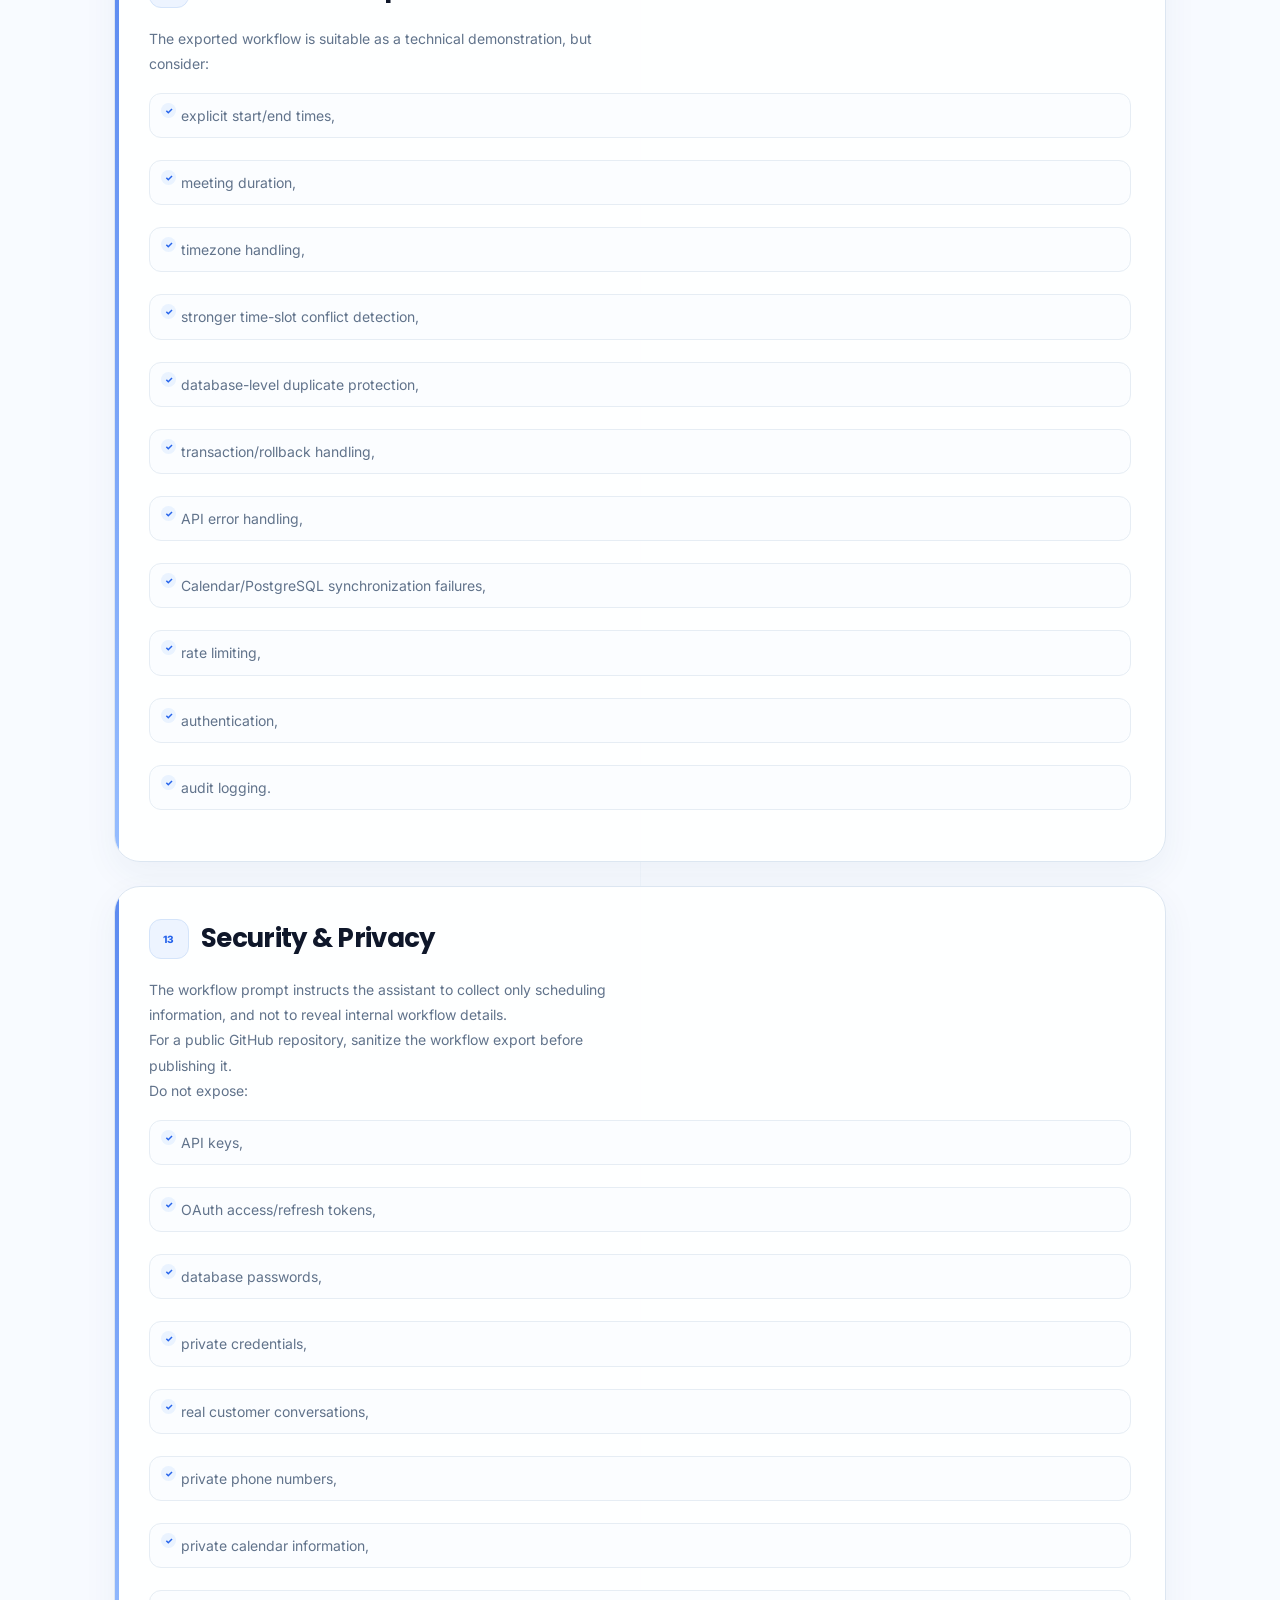
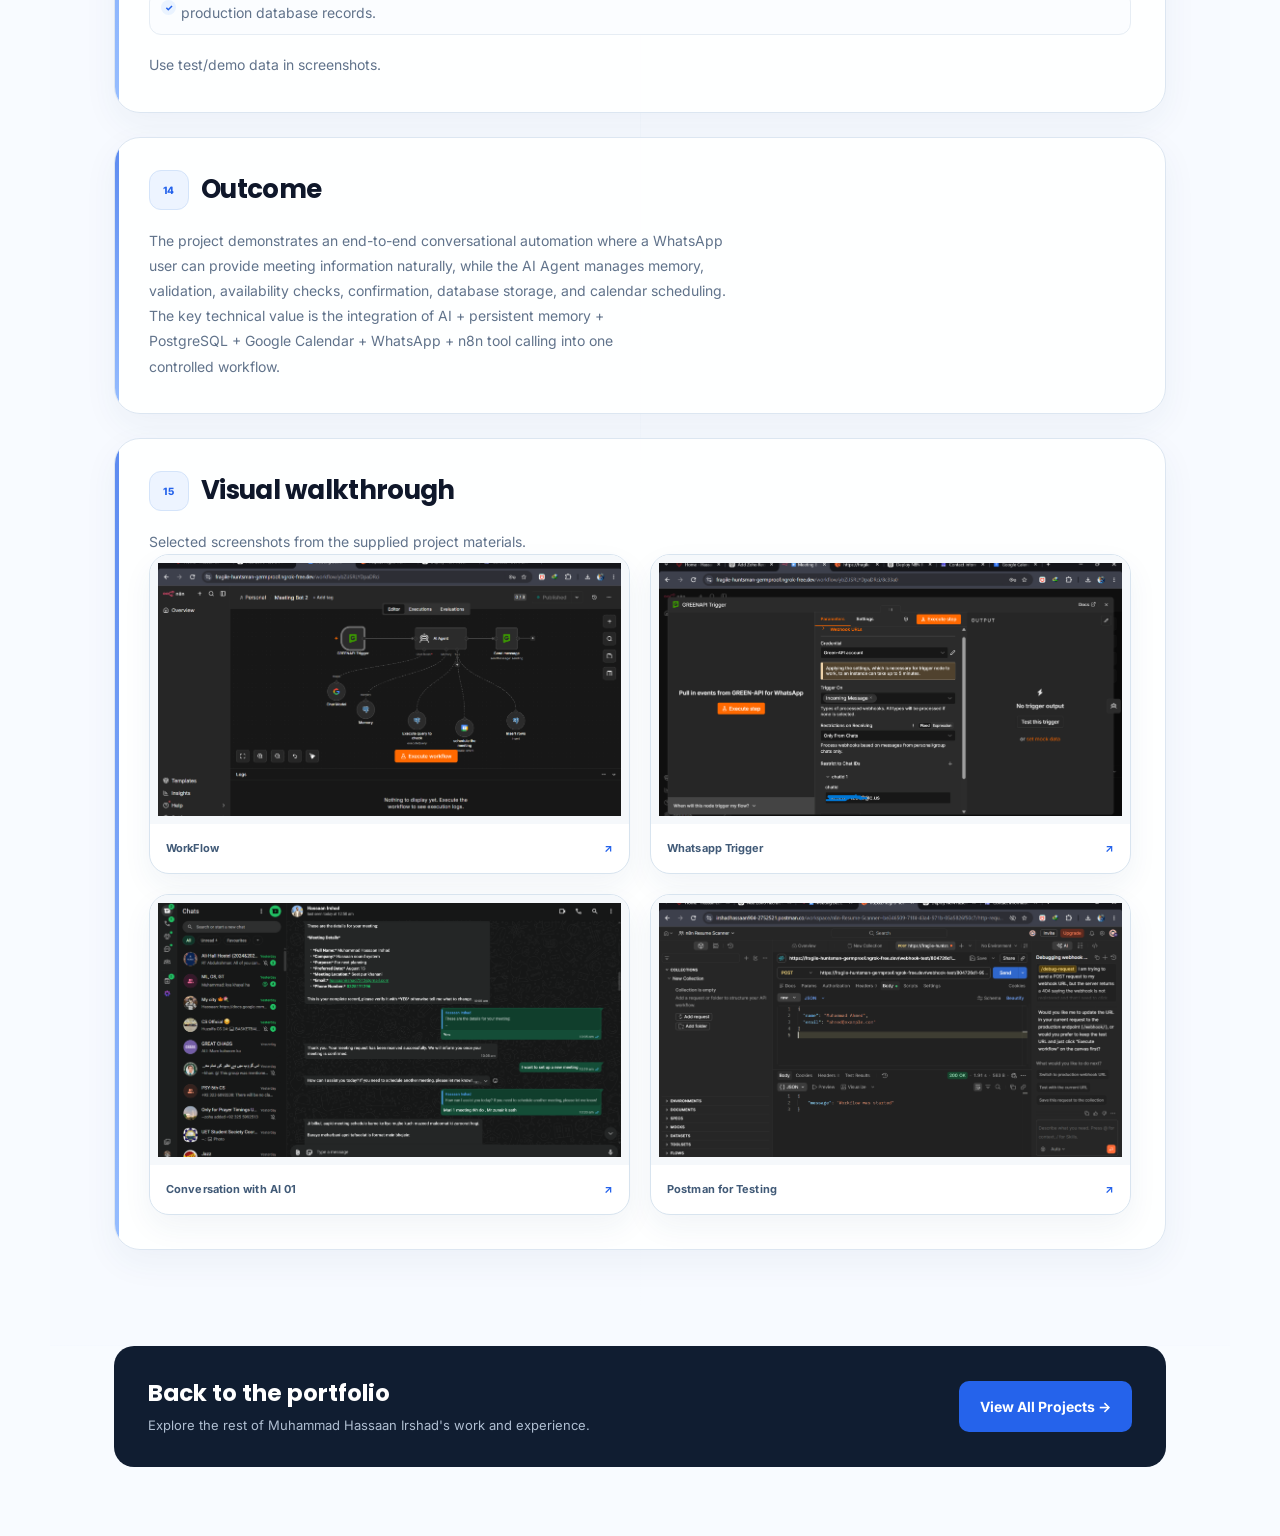
<file: projects/whatsapp-ai-meeting-scheduler.html>
<!DOCTYPE html><html lang="en"><head><meta charset="UTF-8"><meta name="viewport" content="width=device-width, initial-scale=1.0"><meta name="description" content="WhatsApp AI Meeting Scheduler — Muhammad Hassaan Irshad project case study."><title>WhatsApp AI Meeting Scheduler | Muhammad Hassaan Irshad</title><link rel="preconnect" href="https://fonts.googleapis.com"><link rel="preconnect" href="https://fonts.gstatic.com" crossorigin><link href="https://fonts.googleapis.com/css2?family=Inter:wght@400;500;600;700&family=Poppins:wght@500;600;700;800&display=swap" rel="stylesheet"><link rel="stylesheet" href="../style.css"></head><body class="project-page"><div class="scroll-progress" id="scrollProgress"></div><header class="navbar" id="navbar"><a class="brand" href="../index.html#home" aria-label="Muhammad Hassaan Irshad home"><span class="brand-mark">MH</span><span class="brand-name">Muhammad Hassaan Irshad</span></a><button class="menu-toggle" id="menuToggle" aria-label="Open navigation" aria-expanded="false"><span></span><span></span><span></span></button><nav class="nav-links" id="navLinks"><a href="../index.html#home">Home</a><a href="../index.html#about">About</a><a href="../index.html#skills">Skills</a><a class="active" href="../index.html#projects">Projects</a><a href="../index.html#experience">Experience</a><a href="../index.html#contact">Contact</a></nav><a class="nav-cta" href="../index.html#contact">Let's Connect <span>↗</span></a></header><main class="project-main"><section class="project-hero"><div class="project-hero-inner"><div><a class="project-back" href="../index.html#projects">← Back to Projects</a><div class="project-eyebrow">01 · AI AUTOMATION / CONVERSATIONAL AUTOMATION</div><h1>WhatsApp AI Meeting Scheduler</h1><p class="project-lead">An AI-powered WhatsApp meeting scheduling assistant using n8n, Google Gemini, PostgreSQL, Google Calendar, and Green-API.</p><div class="tags"><span>Case Study</span><span>Workflow</span><span>Architecture</span><span>Screenshots</span></div></div><div class="project-hero-shot"><img src="../assets/projects/whatsapp-ai-meeting-scheduler/WorkFlow.png" alt="WhatsApp AI Meeting Scheduler workflow screenshot"></div></div></section><div class="project-content"><section class="project-section"><h2>Project Summary</h2><p>Project: WhatsApp AI Meeting Scheduler</p>
<p>Category: AI Automation / Conversational Automation</p>
<p>Platform: n8n</p>
<p>Primary Channel: WhatsApp</p>
<p>Core Technologies: Green-API, Google Gemini, PostgreSQL, Google</p>
<p>Calendar</p>
<p>The goal is to create a conversational AI assistant that can collect</p>
<p>meeting details from WhatsApp, validate the information, check</p>
<p>availability, obtain confirmation, store the meeting record, and schedule</p>
<p>the meeting.</p></section><section class="project-section"><h2>The Problem</h2><p>A traditional meeting-booking process can require the user to complete</p>
<p>forms or exchange multiple messages with a human scheduler.</p>
<p>A good conversational assistant must do more than simply answer questions. It</p>
<p>must remember previous messages, avoid asking the same questions again, validate</p>
<p>data, detect conflicts, obtain confirmation, store the booking, and</p>
<p>interact with a calendar.</p>
<p>This project solves those requirements by an n8n AI Agent design.</p></section><section class="project-section visual-section">
  <div class="visual-section-heading"><span class="visual-kicker">01 · SYSTEM DESIGN</span><h2>Solution</h2><p>The assistant turns a natural WhatsApp conversation into a controlled scheduling workflow. The AI Agent handles the conversation while database and calendar tools perform the actions.</p></div>
  <div class="architecture-board">
    <div class="arch-node user-node"><span class="arch-icon">WA</span><div><strong>WhatsApp User</strong><small>Natural language request</small></div></div>
    <div class="arch-arrow">→</div>
    <div class="arch-node trigger-node"><span class="arch-icon">01</span><div><strong>Green-API</strong><small>Message trigger</small></div></div>
    <div class="arch-arrow">→</div>
    <div class="arch-node ai-node-large"><span class="arch-icon">AI</span><div><strong>n8n AI Agent</strong><small>Reasoning + orchestration</small></div></div>
    <div class="arch-branches">
      <div class="tool-mini"><b>Memory</b><span>Conversation context</span></div>
      <div class="tool-mini"><b>Gemini</b><span>Language understanding</span></div>
      <div class="tool-mini"><b>PostgreSQL</b><span>Records + conflict check</span></div>
      <div class="tool-mini"><b>Google Calendar</b><span>Availability + booking</span></div>
    </div>
    <div class="arch-result"><span>✓</span><div><strong>Confirmed meeting</strong><small>Store → schedule → reply on WhatsApp</small></div></div>
  </div>
</section>

<section class="project-section visual-section">
  <div class="visual-section-heading"><span class="visual-kicker">02 · USER EXPERIENCE</span><h2>User Journey</h2><p>The conversation is deliberately progressive: collect only what is missing, validate it, check conflicts, then ask for a final approval.</p></div>
  <div class="journey-track">
    <div class="journey-step"><span>01</span><strong>Message</strong><small>User starts naturally on WhatsApp.</small></div>
    <i></i><div class="journey-step"><span>02</span><strong>Collect</strong><small>Agent asks only for missing fields.</small></div>
    <i></i><div class="journey-step"><span>03</span><strong>Validate</strong><small>Date, time and contact details are checked.</small></div>
    <i></i><div class="journey-step"><span>04</span><strong>Check</strong><small>Database and Calendar are consulted.</small></div>
    <i></i><div class="journey-step"><span>05</span><strong>Confirm</strong><small>User reviews the meeting summary.</small></div>
    <i></i><div class="journey-step final"><span>06</span><strong>Schedule</strong><small>Record is stored and event is created.</small></div>
  </div>
</section>

<section class="project-section visual-section">
  <div class="visual-section-heading"><span class="visual-kicker">03 · CONFLICT CONTROL</span><h2>Availability Checking</h2><p>Two independent checks reduce the chance of accepting a slot that is already occupied.</p></div>
  <div class="check-grid">
    <div class="check-card database"><div class="check-top"><span class="check-icon">DB</span><span class="status-pill">CHECK 01</span></div><h3>PostgreSQL Check</h3><p>Searches <code>meeting_record</code> for an existing booking on the requested date.</p><div class="query-chip"><span>SELECT</span> meeting_record<br><em>WHERE meeting_date = requested date</em></div></div>
    <div class="check-card calendar"><div class="check-top"><span class="check-icon">CAL</span><span class="status-pill">CHECK 02</span></div><h3>Google Calendar Check</h3><p>Checks the connected <code>n8n meetings</code> calendar before the assistant accepts the requested slot.</p><div class="calendar-mini"><b>Requested slot</b><span>↓</span><strong>Calendar availability</strong><em>Free / Busy</em></div></div>
  </div>
  <div class="decision-gate"><div class="gate-icon">?</div><div><strong>Both checks must pass</strong><span>If either source reports a conflict, the agent asks the user for another date or time.</span></div><div class="gate-outcomes"><b>Conflict → Re-prompt</b><b>Clear → Continue</b></div></div>
</section>

<section class="project-section visual-section">
  <div class="visual-section-heading"><span class="visual-kicker">04 · CALENDAR CONTROL</span><h2>Google Calendar Check</h2><p>Calendar access is treated as a tool rather than an automatic side effect. The agent consults it before any booking is created.</p></div>
  <div class="calendar-flow">
    <div class="calendar-request"><span>REQUEST</span><strong>12 Oct · 3:00 PM</strong><small>Meeting slot proposed by user</small></div>
    <div class="flow-line"><b>01</b><i></i><b>02</b></div>
    <div class="calendar-engine"><div class="calendar-head"><span>n8n meetings</span><b>Google Calendar</b></div><div class="calendar-slot occupied"><span>2:30</span><em>Existing event</em></div><div class="calendar-slot selected"><span>3:00</span><em>Requested slot</em><b>AVAILABLE</b></div><div class="calendar-slot"><span>3:30</span><em>Open</em></div></div>
    <div class="calendar-result"><span>✓</span><strong>Availability confirmed</strong><small>Only then can the conversation move to confirmation.</small></div>
  </div>
</section>

<section class="project-section visual-section">
  <div class="visual-section-heading"><span class="visual-kicker">05 · SAFETY LAYER</span><h2>Confirmation Safety Layer</h2><p>The workflow separates <strong>checking</strong> a meeting from <strong>creating</strong> one. A persistent booking action requires explicit user confirmation.</p></div>
  <div class="confirmation-card">
    <div class="summary-panel"><span class="summary-label">MEETING SUMMARY</span><h3>Ready to schedule?</h3><div class="summary-row"><span>Purpose</span><b>Client discussion</b></div><div class="summary-row"><span>Date</span><b>12 Oct 2026</b></div><div class="summary-row"><span>Time</span><b>3:00 PM</b></div><div class="summary-row"><span>Location</span><b>Google Meet</b></div></div>
    <div class="confirmation-gate"><div class="shield">✓</div><span class="gate-label">EXPLICIT APPROVAL</span><h3>Wait for “Confirm”</h3><p>The PostgreSQL insert and Calendar scheduling actions remain behind this gate.</p><div class="reply-options"><span>YES</span><span>Confirm</span><span>Okay</span><span>ہاں</span><span>جی</span></div><div class="safe-note">No confirmation → no booking</div></div>
  </div>
</section>

<section class="project-section visual-section">
  <div class="visual-section-heading"><span class="visual-kicker">06 · AGENT TOOLING</span><h2>AI Agent Tools</h2><p>The agent is connected to focused tools, each with one clear responsibility.</p></div>
  <div class="tool-architecture">
    <div class="agent-core"><span>AI</span><strong>AI Agent</strong><small>Decides when a tool is needed</small></div>
    <div class="tool-grid">
      <div class="agent-tool"><span>01</span><div><strong>Execute query to check</strong><small>PostgreSQL conflict lookup</small></div><b>DB</b></div>
      <div class="agent-tool"><span>02</span><div><strong>Available dates</strong><small>Google Calendar availability</small></div><b>CAL</b></div>
      <div class="agent-tool protected"><span>03</span><div><strong>Insert rows</strong><small>Stores confirmed meeting</small></div><b>DB</b></div>
      <div class="agent-tool protected"><span>04</span><div><strong>Schedule the meeting</strong><small>Creates the calendar event</small></div><b>CAL</b></div>
    </div>
    <div class="tool-rule"><span>Safety rule</span><strong>Booking tools are used only after confirmation.</strong></div>
  </div>
</section>

<section class="project-section visual-section">
  <div class="visual-section-heading"><span class="visual-kicker">07 · CONVERSATIONAL LOGIC</span><h2>AI Agent Design</h2><p>The system prompt keeps the agent constrained and predictable while still allowing natural conversation.</p></div>
  <div class="agent-principles">
    <div><span>01</span><strong>Same language</strong><p>Respond in the user's language, including Urdu when appropriate.</p></div>
    <div><span>02</span><strong>Ask only missing</strong><p>Use memory and current input together instead of repeating questions.</p></div>
    <div><span>03</span><strong>Never guess</strong><p>Required fields must be supplied or explicitly marked where allowed.</p></div>
    <div><span>04</span><strong>Validate first</strong><p>Information and availability are checked before the booking stage.</p></div>
    <div><span>05</span><strong>Confirm before action</strong><p>Persistent database and calendar actions stay behind the confirmation gate.</p></div>
    <div><span>06</span><strong>Protect internals</strong><p>Prompts, memory, tools and workflow implementation details are not exposed.</p></div>
  </div>
</section>
<section class="project-section"><h2>Technical Skills Demonstrated</h2><h4>AI</h4>
<ul><li>AI Agent configuration</li></ul>
<ul><li>Gemini integration</li></ul>
<ul><li>system prompt design</li></ul>
<ul><li>conversational AI</li></ul>
<ul><li>validation rules</li></ul>
<ul><li>tool calling</li></ul>
<h4>Automation</h4>
<ul><li>n8n</li></ul>
<ul><li>workflow orchestration</li></ul>
<ul><li>multi-service integration</li></ul>
<ul><li>WhatsApp triggers</li></ul>
<ul><li>AI tool connections</li></ul>
<h4>Database</h4>
<ul><li>PostgreSQL</li></ul>
<ul><li>persistent memory</li></ul>
<ul><li>session-based identification</li></ul>
<ul><li>database queries</li></ul>
<ul><li>meeting record storage</li></ul>
<h4>Calendar</h4>
<ul><li>Google Calendar integration</li></ul>
<ul><li>availability checking</li></ul>
<ul><li>calendar event creation</li></ul>
<h4>Business Logic</h4>
<ul><li>information collection</li></ul>
<ul><li>validation</li></ul>
<ul><li>conflict checking</li></ul>
<ul><li>confirmation workflow</li></ul>
<ul><li>privacy rules</li></ul></section><section class="project-section"><h2>Business Value</h2><p>The assistant can reduce repetitive communication during meeting</p>
<p>scheduling.</p>
<p>Rather than filling out a rigid form, a user can provide information</p>
<p>in a natural way via WhatsApp.</p>
<p>The process is:</p>
<pre><code>
Collect

↓

Remember

↓

Validate

↓

Check availability

↓

Confirm

↓

Store

↓

Schedule
</code></pre>
<p>This demonstrates a practical conversational business-automation use</p>
<p>case.</p></section><section class="project-section"><h2>Production Improvements</h2><p>The exported workflow is suitable as a technical demonstration, but</p>
<p>consider:</p>
<ul><li>explicit start/end times,</li></ul>
<ul><li>meeting duration,</li></ul>
<ul><li>timezone handling,</li></ul>
<ul><li>stronger time-slot conflict detection,</li></ul>
<ul><li>database-level duplicate protection,</li></ul>
<ul><li>transaction/rollback handling,</li></ul>
<ul><li>API error handling,</li></ul>
<ul><li>Calendar/PostgreSQL synchronization failures,</li></ul>
<ul><li>rate limiting,</li></ul>
<ul><li>authentication,</li></ul>
<ul><li>audit logging.</li></ul></section><section class="project-section"><h2>Security &amp; Privacy</h2><p>The workflow prompt instructs the assistant to collect only scheduling</p>
<p>information, and not to reveal internal workflow details.</p>
<p>For a public GitHub repository, sanitize the workflow export before</p>
<p>publishing it.</p>
<p>Do not expose:</p>
<ul><li>API keys,</li></ul>
<ul><li>OAuth access/refresh tokens,</li></ul>
<ul><li>database passwords,</li></ul>
<ul><li>private credentials,</li></ul>
<ul><li>real customer conversations,</li></ul>
<ul><li>private phone numbers,</li></ul>
<ul><li>private calendar information,</li></ul>
<ul><li>production database records.</li></ul>
<p>Use test/demo data in screenshots.</p></section><section class="project-section"><h2>Outcome</h2><p>The project demonstrates an end-to-end conversational automation where a WhatsApp</p>
<p>user can provide meeting information naturally, while the AI Agent manages memory,</p>
<p>validation, availability checks, confirmation, database storage, and calendar scheduling.</p>
<p>The key technical value is the integration of AI + persistent memory +</p>
<p>PostgreSQL + Google Calendar + WhatsApp + n8n tool calling into one</p>
<p>controlled workflow.</p></section><section class="project-section"><h2>Visual walkthrough</h2><p>Selected screenshots from the supplied project materials.</p><div class="project-grid"><a class="project-card-link" href="../assets/projects/whatsapp-ai-meeting-scheduler/WorkFlow.png" target="_blank" rel="noopener"><img src="../assets/projects/whatsapp-ai-meeting-scheduler/WorkFlow.png" alt="WorkFlow screenshot" loading="lazy"><div class="caption">WorkFlow<span>↗</span></div></a><a class="project-card-link" href="../assets/projects/whatsapp-ai-meeting-scheduler/Whatsapp Trigger.png" target="_blank" rel="noopener"><img src="../assets/projects/whatsapp-ai-meeting-scheduler/Whatsapp Trigger.png" alt="Whatsapp Trigger screenshot" loading="lazy"><div class="caption">Whatsapp Trigger<span>↗</span></div></a><a class="project-card-link" href="../assets/projects/whatsapp-ai-meeting-scheduler/Conversation with AI 01.png" target="_blank" rel="noopener"><img src="../assets/projects/whatsapp-ai-meeting-scheduler/Conversation with AI 01.png" alt="Conversation with AI 01 screenshot" loading="lazy"><div class="caption">Conversation with AI 01<span>↗</span></div></a><a class="project-card-link" href="../assets/projects/whatsapp-ai-meeting-scheduler/Postman for Testing.png" target="_blank" rel="noopener"><img src="../assets/projects/whatsapp-ai-meeting-scheduler/Postman for Testing.png" alt="Postman for Testing screenshot" loading="lazy"><div class="caption">Postman for Testing<span>↗</span></div></a></div></section></div></main><footer class="project-footer"><div class="project-footer-box"><div><h2>Back to the portfolio</h2><p>Explore the rest of Muhammad Hassaan Irshad's work and experience.</p></div><a class="btn btn-primary" href="../index.html#projects">View All Projects →</a></div></footer><script src="../script.js"></script></body></html>
</file>
<file: style.css>
:root{
  --blue:#2563eb;
  --blue-dark:#1746b8;
  --navy:#0f172a;
  --text:#233452;
  --muted:#64748b;
  --line:#dbe5f1;
  --bg:#f8fbff;
  --white:#fff;
  --shadow:0 18px 50px rgba(30,65,110,.10);
  --radius:20px;
}
*{box-sizing:border-box;margin:0;padding:0}
html{scroll-behavior:smooth}
body{font-family:Inter,system-ui,sans-serif;color:var(--text);background:var(--white);line-height:1.65}
a{text-decoration:none;color:inherit}
img{display:block;max-width:100%}
.scroll-progress{position:fixed;top:0;left:0;width:0;height:3px;background:var(--blue);z-index:1000}
.navbar{height:76px;padding:0 max(5vw,28px);display:flex;align-items:center;gap:34px;position:sticky;top:0;z-index:100;background:rgba(255,255,255,.92);backdrop-filter:blur(16px);border-bottom:1px solid rgba(219,229,241,.7)}
.brand{display:flex;align-items:center;gap:11px;font-family:Poppins,sans-serif;font-weight:700;white-space:nowrap}
.brand-mark{display:grid;place-items:center;width:38px;height:38px;border-radius:11px;background:linear-gradient(135deg,#1677ff,#3b82f6);color:#fff;font-weight:800;letter-spacing:-1px}
.brand-name{font-size:15px;color:#172744}
.nav-links{display:flex;align-items:center;justify-content:center;gap:27px;margin:auto}
.nav-links a{font-size:13px;font-weight:600;color:#425472;position:relative;padding:8px 0}
.nav-links a:hover,.nav-links a.active{color:var(--blue)}
.nav-links a.active:after{content:"";position:absolute;height:2px;left:0;right:0;bottom:0;background:var(--blue)}
.nav-cta{
  display:inline-flex;
  align-items:center;
  justify-content:center;
  gap:8px;
  padding:9px 16px;
  border-radius:999px;
  background:#25D366;
  color:#fff;
  font-size:13px;
  font-weight:700;
  line-height:1;
  border:1px solid #25D366;
  transition:.2s ease;
}

.nav-cta:hover{
  background:#20bd5a;
  border-color:#20bd5a;
  color:#fff;
  transform:translateY(-2px);
  box-shadow:0 8px 20px rgba(37,211,102,.25);
}

.whatsapp-icon{
  width:18px;
  height:18px;
  fill:currentColor;
  flex-shrink:0;
}
.menu-toggle{display:none;background:none;border:0}
.section{padding:95px max(5vw,28px)}
.hero{min-height:calc(100vh - 76px);display:grid;grid-template-columns:1fr 1fr;align-items:center;gap:40px;overflow:hidden;background:radial-gradient(circle at 78% 25%,#edf6ff 0 18%,transparent 42%),linear-gradient(180deg,#fff,#f8fbff)}
.hero-copy{max-width:690px;margin-left:max(0px,3vw)}
.eyebrow{display:inline-flex;gap:8px;align-items:center;border:1px solid #bdebd9;background:#f2fff9;border-radius:999px;padding:7px 13px;font-size:12px;color:#087b58;font-weight:700;margin-bottom:26px}
.status-dot{width:7px;height:7px;border-radius:50%;background:#18a874;box-shadow:0 0 0 4px #dff8ed}
.hello{font-family:Poppins,sans-serif;font-size:19px;font-weight:600;color:#234269}
.hero h1{font:800 clamp(42px,5.1vw,72px)/1.08 Poppins,sans-serif;letter-spacing:-2.8px;color:var(--navy)}
.hero h1 span{display:inline}
.hero h2{font:700 clamp(28px,3.1vw,48px)/1.18 Poppins,sans-serif;color:#263957;margin:12px 0 18px;letter-spacing:-1.5px}
.hero h2 strong{color:var(--blue)}
.hero-text{font-size:17px;max-width:640px;color:#536783}
.hero-actions{display:flex;gap:12px;margin:30px 0 18px;flex-wrap:wrap}
.btn{display:inline-flex;align-items:center;justify-content:center;gap:12px;padding:13px 20px;border-radius:10px;font-weight:700;font-size:14px;border:1px solid transparent;transition:.2s transform,.2s box-shadow,.2s background}
.btn:hover{transform:translateY(-2px);box-shadow:0 10px 25px rgba(37,99,235,.16)}
.btn-primary{background:var(--blue);color:#fff}.btn-primary:hover{background:var(--blue-dark)}
.btn-secondary{border-color:#cbd8e8;background:#fff;color:#1e3557}
.btn-light{background:#fff;color:#183254;border-color:rgba(255,255,255,.65)}
.hero-meta{display:flex;gap:9px;align-items:center;color:#526783;font-size:13px;font-weight:600}
.hero-visual{min-height:570px;position:relative;display:flex;align-items:end;justify-content:center}
.orb{position:absolute;border-radius:50%;filter:blur(.2px)}
.orb-one{width:490px;height:490px;background:linear-gradient(145deg,#e9f4ff,#d5eaff);top:50px;left:50%;transform:translateX(-50%);border:1px solid #d2e6fb}
.orb-two{width:260px;height:260px;background:#fff;box-shadow:0 25px 60px rgba(43,111,190,.11);right:1%;top:110px;opacity:.65}
.portrait-frame{height:600px;width:min(410px,80%);z-index:2;overflow:hidden;border-radius:200px 200px 0 0;mask-image:linear-gradient(to bottom,#000 87%,transparent 100%);-webkit-mask-image:linear-gradient(to bottom,#000 87%,transparent 100%)}
.portrait-frame img{width:100%;height:100%;object-fit:cover;object-position:center top;filter:saturate(.92) contrast(1.02)}
.tech{position:absolute;z-index:4;background:#fff;border:1px solid #cfe0f4;box-shadow:0 12px 28px rgba(45,89,139,.12);border-radius:12px;padding:12px 15px;font-weight:800;color:#172f50}
.tech-n8n{left:9%;top:33%;font-size:17px}.tech-ai{right:10%;top:20%;color:#2563eb}.tech-db{left:4%;top:59%;font-size:12px}.tech-google{right:2%;top:47%;font-size:22px}.tech-notion{right:8%;top:70%;font-size:20px}
.hero-note{position:absolute;right:0;top:78%;z-index:4;font-family:"Comic Sans MS",cursive;color:#4b6b91;transform:rotate(-7deg);font-size:16px;line-height:1.2}.hero-note span{font-size:25px}
.section-label{color:var(--blue);font-size:12px;font-weight:800;letter-spacing:2px;margin-bottom:8px}
.about{background:#fff;border-top:1px solid #edf2f7;border-bottom:1px solid #edf2f7}
.about-grid{display:grid;grid-template-columns:40% 60%;gap:65px;align-items:center}
.about-photo{position:relative;max-width:430px;margin:auto}
.about-photo img{width:100%;aspect-ratio:4/4.7;object-fit:cover;border-radius:22px;filter:grayscale(1) contrast(1.04);box-shadow:var(--shadow)}
.photo-caption{position:absolute;bottom:17px;left:17px;right:17px;background:rgba(15,23,42,.83);color:#fff;padding:11px 14px;border-radius:11px;font-size:12px;font-weight:600}
.about-copy{max-width:700px}.kicker{color:var(--blue);font-weight:800;margin-bottom:6px}
.about-copy h2,.section-heading h2{font:700 clamp(30px,3vw,42px)/1.15 Poppins,sans-serif;color:var(--navy);letter-spacing:-1.2px;margin-bottom:18px}
.about-copy>p{color:#5b6e87;margin-bottom:16px;font-size:16px}
.about-facts{display:grid;grid-template-columns:1fr 1fr;gap:12px;margin-top:26px}
.about-facts div{border:1px solid var(--line);padding:15px;border-radius:13px;background:#fbfdff}
.about-facts strong{display:block;font-size:13px;color:#213653}.about-facts span{font-size:11px;color:#71829a}
.skills{background:var(--bg)}
.section-heading{display:flex;justify-content:space-between;gap:40px;align-items:end;margin-bottom:35px}
.section-heading>p{max-width:470px;color:#687b94;font-size:14px}
.skills-grid{display:grid;grid-template-columns:repeat(4,1fr);gap:17px}
.skill-card{background:#fff;border:1px solid var(--line);padding:25px;border-radius:17px;transition:.25s}
.skill-card:hover,.project-card:hover{transform:translateY(-4px);box-shadow:var(--shadow)}
.skill-icon{width:43px;height:43px;display:grid;place-items:center;background:#eaf3ff;border-radius:12px;color:var(--blue);font-size:22px;font-weight:800;margin-bottom:20px}
.skill-card h3{font:700 16px Poppins,sans-serif;color:#172c4b;margin-bottom:7px}.skill-card p{font-size:13px;color:#697b93;min-height:65px}
.tags{display:flex;flex-wrap:wrap;gap:6px;margin-top:14px}.tags span{font-size:10px;font-weight:700;padding:5px 8px;border-radius:999px;background:#f0f5fa;color:#60728a}
.projects{background:#fff}.projects-grid{display:grid;grid-template-columns:1.25fr 1fr 1fr;gap:18px}
.project-card{border:1px solid var(--line);border-radius:18px;overflow:hidden;background:#fff;transition:.25s}
.project-visual{height:190px;display:flex;align-items:center;justify-content:center;gap:8px;background:linear-gradient(135deg,#edf6ff,#f9fcff);padding:20px}
.project-visual.cv{background:linear-gradient(135deg,#f2f7ff,#f4fbff)}.project-visual.crm{background:linear-gradient(135deg,#eef9f7,#f7fcff)}
.flow-node{background:#fff;border:1px solid #cbddec;box-shadow:0 7px 20px rgba(35,78,123,.09);padding:12px 13px;border-radius:10px;font-size:11px;font-weight:800;color:#2b4665;text-align:center}.ai-node{color:var(--blue);border-color:#b8d3f7}
.project-visual>span{color:#8aa0bb;font-weight:800}
.project-body{padding:22px}.project-number{font-size:11px;color:var(--blue);font-weight:800}.project-body h3{font:700 19px Poppins,sans-serif;color:#182e4d;margin:4px 0 8px}.project-body p{font-size:13px;color:#687b92;min-height:65px}
.experience{background:var(--bg);border-top:1px solid #edf2f7}
.timeline{display:grid;grid-template-columns:repeat(4,1fr);gap:0;border-top:1px solid #cbd8e7;margin-top:45px}
.timeline-item{position:relative;padding:27px 28px 10px 0;border-right:1px solid #d7e2ef;margin-top:-1px}.timeline-item:not(:first-child){padding-left:28px}.timeline-item:last-child{border-right:0}
.timeline-dot{position:absolute;top:-7px;left:0;width:13px;height:13px;background:var(--blue);border-radius:50%;border:3px solid var(--bg)}.timeline-item:first-child .timeline-dot{left:0}.timeline-date{font-size:11px;color:var(--blue);font-weight:800}.timeline-item h3{font:700 15px Poppins,sans-serif;color:#203654;margin-top:7px}.timeline-item p{font-size:12px;color:#71829a}
.contact{margin:95px max(5vw,28px);padding:0;min-height:300px;background:#111d31;border-radius:22px;overflow:hidden;display:grid;grid-template-columns:35% 65%;color:#fff;box-shadow:0 25px 60px rgba(15,31,55,.18)}
.contact-photo{height:330px;overflow:hidden}.contact-photo img{width:100%;height:100%;object-fit:cover;object-position:center 22%;filter:saturate(.75) contrast(1.1)}
.contact-content{padding:45px 55px;display:flex;flex-direction:column;justify-content:center;background:radial-gradient(circle at 90% 20%,rgba(37,99,235,.28),transparent 35%)}
.contact-content h2{font:700 clamp(29px,3.3vw,45px)/1.15 Poppins,sans-serif;letter-spacing:-1px;max-width:700px;margin:4px 0 12px}.contact-content p{color:#b8c6d9;max-width:600px}.contact-actions{display:flex;gap:10px;margin-top:22px;flex-wrap:wrap}
.footer{background:#0b1629;color:#aebcd0;padding:28px max(5vw,28px);display:grid;grid-template-columns:1.4fr 1fr auto;align-items:center;gap:30px}
.footer-brand{display:flex;align-items:center;gap:11px}.footer-brand strong{display:block;color:#fff;font-size:13px}.footer-brand small{font-size:10px}.footer-links{display:flex;justify-content:center;gap:18px}.footer-links a{font-size:11px}.footer-links a:hover{color:#fff}.footer>p{font-size:10px;text-align:right}
@media(max-width:1000px){
  .navbar{gap:15px}.nav-links{gap:16px}
  .hero{grid-template-columns:1fr}.hero-copy{margin-left:0}.hero-visual{min-height:520px}.hero-note{right:8%}
  .skills-grid{grid-template-columns:1fr 1fr}.projects-grid{grid-template-columns:1fr 1fr}.project-card:first-child{grid-column:1/-1}
  .about-grid{grid-template-columns:1fr 1.25fr;gap:35px}
  .footer{grid-template-columns:1fr}.footer-links{justify-content:flex-start}.footer>p{text-align:left}
}
@media(max-width:700px){
  .navbar{height:66px}.brand-name{display:none}.menu-toggle{display:flex;flex-direction:column;gap:4px;margin-left:auto;cursor:pointer}.menu-toggle span{width:23px;height:2px;background:#203654;border-radius:3px}
  .nav-links{position:absolute;left:18px;right:18px;top:73px;display:none;flex-direction:column;gap:0;background:#fff;border:1px solid var(--line);border-radius:16px;padding:9px;box-shadow:var(--shadow)}.nav-links.open{display:flex}.nav-links a{width:100%;padding:11px 12px}.nav-links a.active:after{display:none}
  .section{padding:70px 22px}.hero{min-height:auto;padding-top:60px}.hero h1{letter-spacing:-1.8px}.hero h2{font-size:28px}.hero-text{font-size:15px}.hero-meta{font-size:11px;flex-wrap:wrap}
  .hero-visual{min-height:410px;margin-top:15px}.portrait-frame{height:440px;width:82%}.orb-one{width:370px;height:370px}.tech{transform:scale(.82)}.tech-n8n{left:0}.tech-db{left:0}.tech-google{right:0}.tech-notion{right:2%}.hero-note{display:none}
  .about-grid{grid-template-columns:1fr}.about-photo{max-width:330px}.about-facts{grid-template-columns:1fr}
  .section-heading{display:block}.section-heading>p{margin-top:10px}.skills-grid,.projects-grid{grid-template-columns:1fr}.project-card:first-child{grid-column:auto}.project-visual{height:160px}
  .timeline{grid-template-columns:1fr;border-top:0;margin-top:20px}.timeline-item,.timeline-item:not(:first-child){border-right:0;border-left:1px solid #cbd8e7;padding:20px 0 20px 25px;margin:0}.timeline-dot,.timeline-item:first-child .timeline-dot{left:-7px;top:25px}
  .contact{margin:65px 22px;padding:0;grid-template-columns:1fr}.contact-photo{height:240px}.contact-content{padding:30px 24px}.contact-actions .btn{flex:1}
  .footer-links{flex-wrap:wrap;gap:12px}
}


.project-page{background:#f8fbff;color:var(--text)}
.project-main{padding-top:0}
.project-hero{position:relative;overflow:hidden;padding:92px max(5vw,28px) 72px;background:radial-gradient(circle at 82% 10%,rgba(37,99,235,.13),transparent 34%),linear-gradient(180deg,#fff,#f8fbff);border-bottom:1px solid #e7eef6}
.project-hero-inner{max-width:1180px;margin:0 auto;display:grid;grid-template-columns:1.05fr .95fr;gap:55px;align-items:center}
.project-eyebrow{display:inline-flex;align-items:center;gap:8px;padding:7px 11px;border:1px solid #cfe0f4;background:#fff;border-radius:999px;color:var(--blue);font-size:10px;font-weight:800;letter-spacing:1.5px;margin-bottom:20px}
.project-hero h1{font:800 clamp(38px,5vw,66px)/1.06 Poppins,sans-serif;letter-spacing:-2.5px;color:var(--navy);max-width:720px}
.project-lead{font-size:17px;line-height:1.75;color:#5c708a;max-width:690px;margin:20px 0 25px}
.project-back{display:inline-flex;align-items:center;gap:8px;font-size:13px;font-weight:800;color:#526983;margin-bottom:30px}.project-back:hover{color:var(--blue)}
.project-hero-shot{border:1px solid #d6e3f0;background:#fff;padding:10px;border-radius:20px;box-shadow:0 25px 65px rgba(26,69,112,.12);transform:rotate(1deg)}
.project-hero-shot img{width:100%;aspect-ratio:16/9;object-fit:cover;border-radius:12px}
.project-content{max-width:1180px;margin:0 auto;padding:72px max(5vw,28px)}
.project-section{margin-bottom:62px}.project-section h2{font:700 28px/1.2 Poppins,sans-serif;color:var(--navy);letter-spacing:-.7px;margin-bottom:16px}.project-section h3{font:700 19px/1.3 Poppins,sans-serif;color:#203654;margin:28px 0 10px}.project-section p,.project-section li{font-size:14px;line-height:1.8;color:#61738b}.project-section ul,.project-section ol{padding-left:21px;margin:12px 0}.project-section li{margin:5px 0}.project-section code{font-family:ui-monospace,SFMono-Regular,Menlo,monospace;background:#eef4fa;padding:2px 5px;border-radius:5px;color:#2a4a6d;font-size:.9em}.project-section pre{overflow:auto;background:#101c2e;color:#dbeafe;border-radius:16px;padding:20px;margin:17px 0;box-shadow:0 14px 35px rgba(12,31,54,.12);font:12px/1.65 ui-monospace,SFMono-Regular,Menlo,monospace}.project-section blockquote{margin:18px 0;padding:14px 18px;border-left:3px solid var(--blue);background:#f0f6ff;color:#48617e;border-radius:0 12px 12px 0}.table-wrap{overflow:auto;margin:18px 0}.project-section table{width:100%;border-collapse:collapse;background:#fff;border:1px solid var(--line);border-radius:12px;overflow:hidden}.project-section th,.project-section td{text-align:left;padding:12px 14px;border-bottom:1px solid #e7eef5;font-size:12px;color:#5d7088}.project-section th{font-weight:800;color:#233c5b;background:#f7faff}
.project-grid{display:grid;grid-template-columns:repeat(2,1fr);gap:18px}.project-card-link{display:block;border:1px solid var(--line);border-radius:18px;background:#fff;overflow:hidden;transition:.25s;position:relative}.project-card-link:hover{transform:translateY(-4px);box-shadow:var(--shadow)}.project-card-link img{width:100%;aspect-ratio:16/9;object-fit:cover}.project-card-link .caption{padding:13px 15px;font-size:12px;font-weight:700;color:#415a77}.project-card-link .caption span{float:right;color:var(--blue)}
.project-callout{display:grid;grid-template-columns:1fr 1fr;gap:18px;margin-bottom:62px}.project-callout>div{background:#fff;border:1px solid var(--line);border-radius:16px;padding:21px}.project-callout strong{display:block;font:700 15px Poppins,sans-serif;color:#1e3553;margin-bottom:6px}.project-callout p{font-size:12px;color:#697c94;line-height:1.65}
.project-footer{max-width:1180px;margin:0 auto;padding:0 max(5vw,28px) 70px}.project-footer-box{background:#101d31;color:#fff;border-radius:20px;padding:30px 34px;display:flex;justify-content:space-between;align-items:center;gap:25px}.project-footer-box h2{font:700 23px Poppins,sans-serif}.project-footer-box p{color:#afbed1;font-size:13px;margin-top:5px}.project-footer-box .btn{white-space:nowrap}
@media(max-width:850px){.project-hero-inner{grid-template-columns:1fr}.project-hero-shot{max-width:720px}.project-grid,.project-callout{grid-template-columns:1fr}}
@media(max-width:600px){.project-hero{padding-top:55px}.project-content{padding-top:50px}.project-section{margin-bottom:45px}.project-section h2{font-size:24px}.project-footer-box{display:block}.project-footer-box .btn{margin-top:18px}}


.project-link{display:inline-flex;align-items:center;gap:7px;margin-top:16px;color:var(--blue);font-size:12px;font-weight:800}.project-link span{transition:transform .2s}.project-link:hover span{transform:translateX(4px)}
.project-section:first-of-type{padding-top:4px}
.project-section .tags{margin-top:16px}

/* Project links */
.project-link {
    display: flex;
    width: fit-content;
    align-items: center;
    gap: 7px;
    margin-top: 10px;
    color: var(--blue);
    font-size: 12px;
    font-weight: 800;
    text-decoration: none;
}

.project-link + .project-link {
    margin-top: 8px;
}

.project-link:hover {
    color: var(--blue-dark);
    text-decoration: underline;
}

.project-link span {
    transition: transform .2s ease;
}

.project-link:hover span {
    transform: translateX(4px);
}



/* =========================================================
   WhatsApp case-study visual system
   ========================================================= */
.visual-section{position:relative;padding:34px 0 8px;margin-bottom:48px}
.visual-section-heading{max-width:820px;margin-bottom:25px}
.visual-kicker{display:inline-flex;align-items:center;gap:8px;margin-bottom:9px;color:var(--blue);font-size:10px;font-weight:800;letter-spacing:1.6px}
.visual-kicker:before{content:"";width:22px;height:2px;background:var(--blue);border-radius:4px}
.visual-section-heading h2{margin-bottom:10px}
.visual-section-heading p{max-width:780px;color:#667991}
.architecture-board{position:relative;overflow:hidden;padding:30px;border:1px solid #dce7f3;border-radius:24px;background:linear-gradient(145deg,#fbfdff 0%,#f4f8fd 100%);box-shadow:0 18px 55px rgba(32,73,118,.08)}
.architecture-board:before{content:"";position:absolute;inset:0;background-image:linear-gradient(rgba(37,99,235,.045) 1px,transparent 1px),linear-gradient(90deg,rgba(37,99,235,.045) 1px,transparent 1px);background-size:28px 28px;mask-image:linear-gradient(to bottom,#000,transparent 90%);pointer-events:none}
.arch-node{position:relative;z-index:1;display:flex;align-items:center;gap:13px;width:min(100%,270px);padding:15px 17px;border:1px solid #dbe7f3;border-radius:16px;background:#fff;box-shadow:0 10px 28px rgba(28,65,105,.08)}
.arch-icon{display:grid;place-items:center;flex:0 0 42px;height:42px;border-radius:12px;background:#edf4ff;color:var(--blue);font-size:11px;font-weight:800;letter-spacing:.4px}
.arch-node strong,.arch-result strong{display:block;font:700 13px Poppins,sans-serif;color:#17304f}.arch-node small,.arch-result small{display:block;margin-top:2px;color:#74869c;font-size:11px}
.trigger-node .arch-icon{background:#eef8f2;color:#16834b}.ai-node-large{width:100%;max-width:none;border-color:#bcd3ff;background:linear-gradient(135deg,#fff,#f1f6ff);box-shadow:0 16px 40px rgba(37,99,235,.12)}.ai-node-large .arch-icon{background:#2563eb;color:#fff}
.arch-arrow{display:none;color:#8aa0b8;font-size:23px;font-weight:600}.arch-branches{position:relative;z-index:1;display:grid;grid-template-columns:repeat(4,1fr);gap:12px;margin:18px 0}.tool-mini{padding:14px;border:1px solid #dfe8f1;border-radius:14px;background:rgba(255,255,255,.88)}.tool-mini b{display:block;color:#254260;font-size:12px}.tool-mini span{display:block;margin-top:4px;color:#788ba1;font-size:10px;line-height:1.45}.arch-result{position:relative;z-index:1;display:flex;align-items:center;gap:12px;padding:15px 17px;border-radius:16px;background:#10233b;color:#fff;box-shadow:0 14px 34px rgba(16,35,59,.16)}.arch-result>span{display:grid;place-items:center;width:35px;height:35px;border-radius:10px;background:#1e8f5a;font-weight:800}.arch-result strong{color:#fff}.arch-result small{color:#afc1d5}
.journey-track{display:grid;grid-template-columns:repeat(6,1fr);gap:9px;align-items:stretch}.journey-step{min-height:148px;padding:16px;border:1px solid #dce7f2;border-radius:17px;background:#fff;box-shadow:0 10px 28px rgba(32,73,118,.06)}.journey-step>span{display:grid;place-items:center;width:30px;height:30px;border-radius:9px;background:#edf4ff;color:var(--blue);font-size:10px;font-weight:800;margin-bottom:20px}.journey-step strong{display:block;font:700 13px Poppins,sans-serif;color:#1d3856}.journey-step small{display:block;margin-top:5px;color:#72859a;font-size:10px;line-height:1.5}.journey-step.final{border-color:#bcdcc9;background:linear-gradient(145deg,#fff,#f5fcf7)}.journey-step.final>span{background:#e4f6eb;color:#14804a}.journey-track>i{display:none}
.check-grid{display:grid;grid-template-columns:1fr 1fr;gap:18px}.check-card{padding:23px;border:1px solid #dce7f2;border-radius:21px;background:#fff;box-shadow:0 13px 35px rgba(31,72,117,.07)}.check-card.database{border-top:3px solid #5b8def}.check-card.calendar{border-top:3px solid #24a269}.check-top{display:flex;justify-content:space-between;align-items:center}.check-icon{display:grid;place-items:center;width:43px;height:43px;border-radius:12px;background:#eef4ff;color:var(--blue);font-size:10px;font-weight:800}.calendar .check-icon{background:#eaf8f1;color:#178451}.status-pill{font-size:9px;letter-spacing:1px;font-weight:800;color:#8092a7}.check-card h3{margin:17px 0 7px}.check-card p{margin-bottom:16px}.query-chip{padding:13px 14px;border-radius:12px;background:#101e31;color:#dbeafe;font:11px/1.7 ui-monospace,SFMono-Regular,Menlo,monospace}.query-chip span{color:#77a6ff}.query-chip em{color:#9fb4cb;font-style:normal}.calendar-mini{display:grid;grid-template-columns:1fr auto;gap:7px 12px;padding:14px;border:1px solid #e0e9f2;border-radius:13px;background:#f8fbfd;font-size:11px;color:#58708a}.calendar-mini span{text-align:center;color:#8ca0b5}.calendar-mini strong{color:#284561}.calendar-mini em{justify-self:end;color:#16824b;font-style:normal;font-weight:800}.decision-gate{display:flex;align-items:center;gap:14px;margin-top:15px;padding:15px 17px;border:1px solid #cfe0f2;border-radius:16px;background:#f7fbff}.gate-icon{display:grid;place-items:center;width:35px;height:35px;border-radius:10px;background:#e7f0ff;color:var(--blue);font-weight:800}.decision-gate strong{display:block;font-size:12px;color:#24405e}.decision-gate span{display:block;color:#74879c;font-size:10px;margin-top:2px}.gate-outcomes{display:flex;gap:8px;margin-left:auto}.gate-outcomes b{padding:7px 9px;border-radius:8px;background:#fff;border:1px solid #dce7f2;font-size:9px;color:#506b87}.gate-outcomes b:last-child{color:#147c49;background:#effaf4;border-color:#c9ead7}
.calendar-flow{display:grid;grid-template-columns:1fr 90px 1.15fr 1fr;align-items:center;gap:16px;padding:24px;border-radius:23px;background:linear-gradient(135deg,#f8fbff,#f3f8fc);border:1px solid #dce7f2}.calendar-request,.calendar-result{padding:18px;border-radius:16px;background:#fff;border:1px solid #dce7f2;box-shadow:0 10px 28px rgba(31,72,117,.06)}.calendar-request span,.gate-label,.summary-label{font-size:9px;font-weight:800;letter-spacing:1.4px;color:#8093a8}.calendar-request strong{display:block;margin-top:9px;font:700 16px Poppins,sans-serif;color:#1d3856}.calendar-request small,.calendar-result small{display:block;color:#778ba1;font-size:10px;margin-top:4px}.flow-line{display:flex;align-items:center;gap:8px}.flow-line b{display:grid;place-items:center;width:27px;height:27px;border-radius:50%;background:#eaf1ff;color:var(--blue);font-size:9px}.flow-line i{height:2px;flex:1;background:#cbd9e8}.calendar-engine{padding:14px;border-radius:16px;background:#fff;border:1px solid #d9e4ef;box-shadow:0 10px 28px rgba(31,72,117,.07)}.calendar-head{display:flex;justify-content:space-between;padding:0 2px 10px;font-size:9px;color:#7b8ea4}.calendar-head b{color:#3a5672}.calendar-slot{display:grid;grid-template-columns:45px 1fr;gap:5px;padding:8px;border-top:1px solid #edf1f5;font-size:9px;color:#71849a}.calendar-slot span{font-weight:800;color:#506b87}.calendar-slot.selected{margin:4px 0;padding:9px;border:1px solid #bfe4cf;border-radius:9px;background:#effaf4;color:#16814a}.calendar-slot.selected b{grid-column:2;font-size:8px;letter-spacing:.6px}.calendar-slot.occupied{color:#8b6b6b}.calendar-result>span{display:grid;place-items:center;width:36px;height:36px;border-radius:11px;background:#e6f7ed;color:#16834b;font-weight:800}.calendar-result strong{display:block;margin-top:11px;color:#24415e;font:700 12px Poppins,sans-serif}
.confirmation-card{display:grid;grid-template-columns:1.05fr .95fr;gap:0;overflow:hidden;border:1px solid #d8e4ef;border-radius:23px;background:#fff;box-shadow:0 18px 48px rgba(30,69,112,.09)}.summary-panel{padding:27px;background:#f7faff;border-right:1px solid #e0e8f1}.summary-panel h3,.confirmation-gate h3{margin:8px 0 18px;font:700 21px Poppins,sans-serif;color:#193653}.summary-row{display:flex;justify-content:space-between;padding:12px 0;border-bottom:1px solid #e5edf4;font-size:11px}.summary-row span{color:#7890a7}.summary-row b{color:#2c4966}.confirmation-gate{padding:27px;text-align:center}.shield{display:grid;place-items:center;margin:0 auto 10px;width:50px;height:50px;border-radius:15px;background:#e8f8ef;color:#16804b;font-size:20px;font-weight:800}.confirmation-gate .gate-label{color:#16804b}.confirmation-gate p{max-width:360px;margin:0 auto;color:#73879d;font-size:11px}.reply-options{display:flex;justify-content:center;flex-wrap:wrap;gap:7px;margin:18px 0}.reply-options span{padding:7px 10px;border-radius:8px;background:#f3f7fb;border:1px solid #dce6ef;color:#506a84;font-size:9px;font-weight:800}.safe-note{display:inline-flex;padding:8px 12px;border-radius:9px;background:#fff6e8;color:#9a6416;font-size:9px;font-weight:800}
.tool-architecture{padding:26px;border-radius:23px;background:#f7faff;border:1px solid #dce7f2}.agent-core{display:flex;align-items:center;gap:14px;width:fit-content;min-width:280px;margin:0 auto 22px;padding:16px 20px;border:1px solid #bcd2ff;border-radius:17px;background:#fff;box-shadow:0 12px 34px rgba(37,99,235,.1)}.agent-core>span{display:grid;place-items:center;width:43px;height:43px;border-radius:12px;background:#2563eb;color:#fff;font-size:11px;font-weight:800}.agent-core strong{display:block;font:700 14px Poppins,sans-serif;color:#1b3856}.agent-core small{color:#788ba1;font-size:10px}.tool-grid{display:grid;grid-template-columns:1fr 1fr;gap:12px}.agent-tool{display:flex;align-items:center;gap:12px;padding:15px;border:1px solid #dce6ef;border-radius:15px;background:#fff}.agent-tool>span{font-size:9px;font-weight:800;color:#8ca0b5}.agent-tool div{flex:1}.agent-tool strong{display:block;color:#2a4662;font-size:11px}.agent-tool small{display:block;margin-top:2px;color:#7b8da2;font-size:9px}.agent-tool>b{padding:6px 7px;border-radius:7px;background:#eef4ff;color:var(--blue);font-size:8px}.agent-tool.protected{border-color:#cfe6d8}.agent-tool.protected>b{background:#eaf8f0;color:#17804b}.tool-rule{display:flex;align-items:center;justify-content:center;gap:10px;margin-top:16px;padding:11px;border-radius:11px;background:#10233b;color:#fff}.tool-rule span{padding:4px 7px;border-radius:6px;background:#1e8f5a;font-size:8px;font-weight:800;letter-spacing:.7px}.tool-rule strong{font-size:10px;font-weight:600;color:#dbe8f5}
.agent-principles{display:grid;grid-template-columns:repeat(3,1fr);gap:13px}.agent-principles>div{padding:18px;border:1px solid #dce7f2;border-radius:16px;background:#fff;box-shadow:0 9px 25px rgba(31,72,117,.05)}.agent-principles span{display:grid;place-items:center;width:27px;height:27px;border-radius:8px;background:#edf4ff;color:var(--blue);font-size:9px;font-weight:800;margin-bottom:12px}.agent-principles strong{font:700 12px Poppins,sans-serif;color:#27435f}.agent-principles p{margin-top:5px;font-size:10px;line-height:1.55}
@media(max-width:900px){.journey-track{grid-template-columns:repeat(3,1fr)}.arch-branches{grid-template-columns:repeat(2,1fr)}.calendar-flow{grid-template-columns:1fr 1fr}.flow-line{display:none}.calendar-result{grid-column:1/-1}.agent-principles{grid-template-columns:repeat(2,1fr)}}
@media(max-width:650px){.architecture-board{padding:18px}.arch-branches,.check-grid,.confirmation-card,.tool-grid,.agent-principles{grid-template-columns:1fr}.journey-track{grid-template-columns:1fr}.journey-step{min-height:auto}.decision-gate{align-items:flex-start;flex-wrap:wrap}.gate-outcomes{width:100%;margin-left:49px}.calendar-flow{grid-template-columns:1fr;padding:16px}.calendar-result{grid-column:auto}.summary-panel{border-right:0;border-bottom:1px solid #e0e8f1}.project-link{font-size:12px}}


/* =========================================================
   UNIVERSAL CASE-STUDY VISUAL SYSTEM
   Applies consistently to every project case study.
   ========================================================= */
.project-page .project-content{
  position:relative;
  background:
    radial-gradient(circle at 4% 8%, rgba(37,99,235,.055), transparent 24%),
    radial-gradient(circle at 96% 42%, rgba(16,185,129,.035), transparent 20%),
    #f7faff;
}
.project-page .project-content:before{
  content:"";position:absolute;left:50%;top:0;bottom:0;width:1px;
  background:linear-gradient(to bottom,transparent,rgba(185,204,223,.55),transparent);
  opacity:.5;pointer-events:none;
}
.project-page .project-section{
  counter-increment:caseSection;
  position:relative;
  padding:32px 34px 34px;
  margin:0 0 24px;
  border:1px solid #dce6f1;
  border-radius:26px;
  background:rgba(255,255,255,.94);
  box-shadow:0 12px 35px rgba(31,72,117,.055);
  overflow:hidden;
  transition:transform .22s ease,box-shadow .22s ease,border-color .22s ease;
}
.project-page .project-section:after{
  content:"";position:absolute;left:0;top:0;bottom:0;width:4px;
  background:linear-gradient(180deg,#2563eb,#73a7ff);
  opacity:.75;
}
.project-page .project-section:hover{
  transform:translateY(-2px);
  border-color:#cbdced;
  box-shadow:0 18px 45px rgba(31,72,117,.085);
}
.project-page .project-section h2{
  display:flex;align-items:center;gap:12px;
  margin:0 0 18px;
  font-size:26px;
}
.project-page .project-section h2:before{
  content:counter(caseSection,decimal-leading-zero);
  flex:0 0 auto;
  display:grid;place-items:center;
  width:38px;height:38px;border-radius:12px;
  background:#edf4ff;color:#2563eb;
  border:1px solid #d4e4fa;
  font:800 10px/1 Inter,sans-serif;
  letter-spacing:.8px;
}
.project-page .project-section h3{margin-top:24px}
.project-page .project-section p{max-width:900px}
.project-page .project-section ul,.project-page .project-section ol{list-style:none;padding-left:0;display:grid;gap:7px}
.project-page .project-section li{position:relative;padding:9px 12px 9px 31px;border:1px solid #e6edf4;border-radius:12px;background:#fbfdff}
.project-page .project-section li:before{content:"✓";position:absolute;left:11px;top:9px;width:15px;height:15px;border-radius:50%;display:grid;place-items:center;background:#eaf3ff;color:#2563eb;font-size:9px;font-weight:800}
.project-page .project-section blockquote{
  position:relative;margin:22px 0;padding:20px 22px 20px 25px;
  border:1px solid #d6e5f6;border-left:4px solid #2563eb;border-radius:16px;
  background:linear-gradient(135deg,#f7fbff,#eef5ff);color:#405a76;
  box-shadow:0 8px 22px rgba(37,99,235,.05);
}
.project-page .project-section code{border:1px solid #dce7f2;background:#f4f8fc;color:#294b70}

/* Make raw workflow/code blocks look like designed product diagrams rather than pasted screenshots. */
.project-page .project-section pre{
  position:relative;
  margin:22px 0 6px;
  padding:0;
  overflow:hidden;
  color:#dcecff;
  background:#0d1b2d;
  border:1px solid #233b56;
  border-radius:20px;
  box-shadow:0 18px 42px rgba(13,27,45,.16);
  font:12px/1.7 ui-monospace,SFMono-Regular,Menlo,monospace;
}
.project-page .project-section pre:before{
  content:"WORKFLOW VIEW";
  display:block;padding:11px 16px;
  background:#13263e;border-bottom:1px solid #29425e;
  color:#8fb6e4;font:800 9px/1 Inter,sans-serif;letter-spacing:1.5px;
}
.project-page .project-section pre code{display:block;padding:20px 22px;border:0;background:transparent;color:#dcecff;white-space:pre-wrap}

/* Runtime-enhanced flow diagrams */
.case-flow{
  position:relative;margin:22px 0 5px;padding:25px;
  border:1px solid #d8e5f2;border-radius:22px;
  background:linear-gradient(145deg,#fbfdff,#f1f6fb);
  box-shadow:0 14px 35px rgba(31,72,117,.07);
  overflow:hidden;
}
.case-flow:before{
  content:"";position:absolute;inset:0;opacity:.55;pointer-events:none;
  background-image:linear-gradient(rgba(37,99,235,.035) 1px,transparent 1px),linear-gradient(90deg,rgba(37,99,235,.035) 1px,transparent 1px);
  background-size:26px 26px;
}
.case-flow-label{position:relative;z-index:1;margin-bottom:15px;color:#8295aa;font-size:9px;font-weight:800;letter-spacing:1.6px}
.case-flow-track{position:relative;z-index:1;display:flex;flex-wrap:wrap;align-items:center;gap:10px}
.case-flow-node{position:relative;min-width:130px;max-width:220px;padding:14px 15px;border:1px solid #d5e2ee;border-radius:15px;background:#fff;box-shadow:0 8px 22px rgba(31,72,117,.07)}
.case-flow-node strong{display:block;color:#1d3957;font:700 12px/1.3 Poppins,sans-serif}
.case-flow-node small{display:block;margin-top:4px;color:#778ba1;font-size:9px;line-height:1.45}
.case-flow-node.accent{border-color:#bcd3fa;background:linear-gradient(135deg,#fff,#f1f6ff)}
.case-flow-node.accent strong{color:#2563eb}
.case-flow-arrow{color:#91a5ba;font-size:18px;font-weight:800}
.case-flow-result{border-color:#cbe6d5;background:linear-gradient(135deg,#fff,#f1fbf5)}
.case-flow-result strong{color:#147d49}
.case-code-card{position:relative;margin:22px 0 5px;padding:18px 20px;border:1px solid #d7e3ef;border-radius:18px;background:#f8fbfe;box-shadow:0 10px 26px rgba(31,72,117,.05);overflow:auto}
.case-code-card:before{content:"LOGIC / EXPRESSION";display:block;margin-bottom:9px;color:#8a9caf;font:800 8px/1 Inter,sans-serif;letter-spacing:1.4px}
.case-code-card code{display:block;padding:0!important;background:transparent!important;border:0!important;color:#294b70!important;font:600 12px/1.8 ui-monospace,SFMono-Regular,Menlo,monospace!important;white-space:pre-wrap}

/* Existing WhatsApp visual sections now share the same elevated shell. */
.project-page .project-section.visual-section{
  padding:32px 34px 36px;
  background:linear-gradient(145deg,rgba(255,255,255,.98),rgba(248,251,255,.98));
}
.project-page .project-section.visual-section:after{background:linear-gradient(180deg,#2563eb,#22a06b)}
.project-page .visual-section-heading{position:relative;z-index:2}
.project-page .visual-section-heading h2:before{display:grid}
.project-page .visual-section-heading + .architecture-board,
.project-page .visual-section-heading + .journey-track,
.project-page .visual-section-heading + .check-grid,
.project-page .visual-section-heading + .calendar-flow,
.project-page .visual-section-heading + .confirmation-card,
.project-page .visual-section-heading + .tool-architecture,
.project-page .visual-section-heading + .agent-principles{margin-top:6px}

/* Screenshot gallery: framed, labeled, consistent across all projects. */
.project-page .project-grid{gap:20px}
.project-page .project-card-link{border-radius:20px;border-color:#d8e4ef;background:#fff;box-shadow:0 12px 30px rgba(31,72,117,.06);transition:transform .22s ease,box-shadow .22s ease,border-color .22s ease}
.project-page .project-card-link:hover{transform:translateY(-5px);border-color:#bfd3ea;box-shadow:0 20px 45px rgba(31,72,117,.12)}
.project-page .project-card-link img{padding:8px;background:#f5f8fb;object-fit:cover}
.project-page .project-card-link .caption{padding:15px 16px 16px;font-size:11px;letter-spacing:.1px}

/* Universal project links: both links always look identical. */
.project-page .project-link,
.project-page .project-link:visited,
.project-page .project-link:hover,
.project-page .project-link:active,
.projects .project-link,
.projects .project-link:visited{
  display:flex;width:max-content;align-items:center;gap:7px;
  margin-top:10px;color:var(--blue);font:800 12px/1.4 Inter,sans-serif;
  text-decoration:none;letter-spacing:0;
}
.project-page .project-link:hover,.projects .project-link:hover{text-decoration:none;transform:translateX(2px)}
.project-page .project-link span,.projects .project-link span{font:800 14px/1 Inter,sans-serif;transition:transform .2s ease}
.project-page .project-link:hover span,.projects .project-link:hover span{transform:translateX(4px)}

@media(max-width:900px){
 .project-page .project-section{padding:27px 24px 29px}
 .project-page .project-section h2{font-size:24px}
 .case-flow-track{display:grid;grid-template-columns:1fr;gap:8px}
 .case-flow-arrow{transform:rotate(90deg);justify-self:center}
}
@media(max-width:600px){
 .project-page .project-section{padding:24px 18px 26px;border-radius:21px}
 .project-page .project-section h2{font-size:21px;gap:9px}
 .project-page .project-section h2:before{width:33px;height:33px;border-radius:10px}
 .project-page .project-section.visual-section{padding:24px 18px 28px}
 .case-flow{padding:18px}
 .case-flow-node{max-width:none;width:100%}
 .project-page .project-section pre code{padding:17px}
}
</file>
